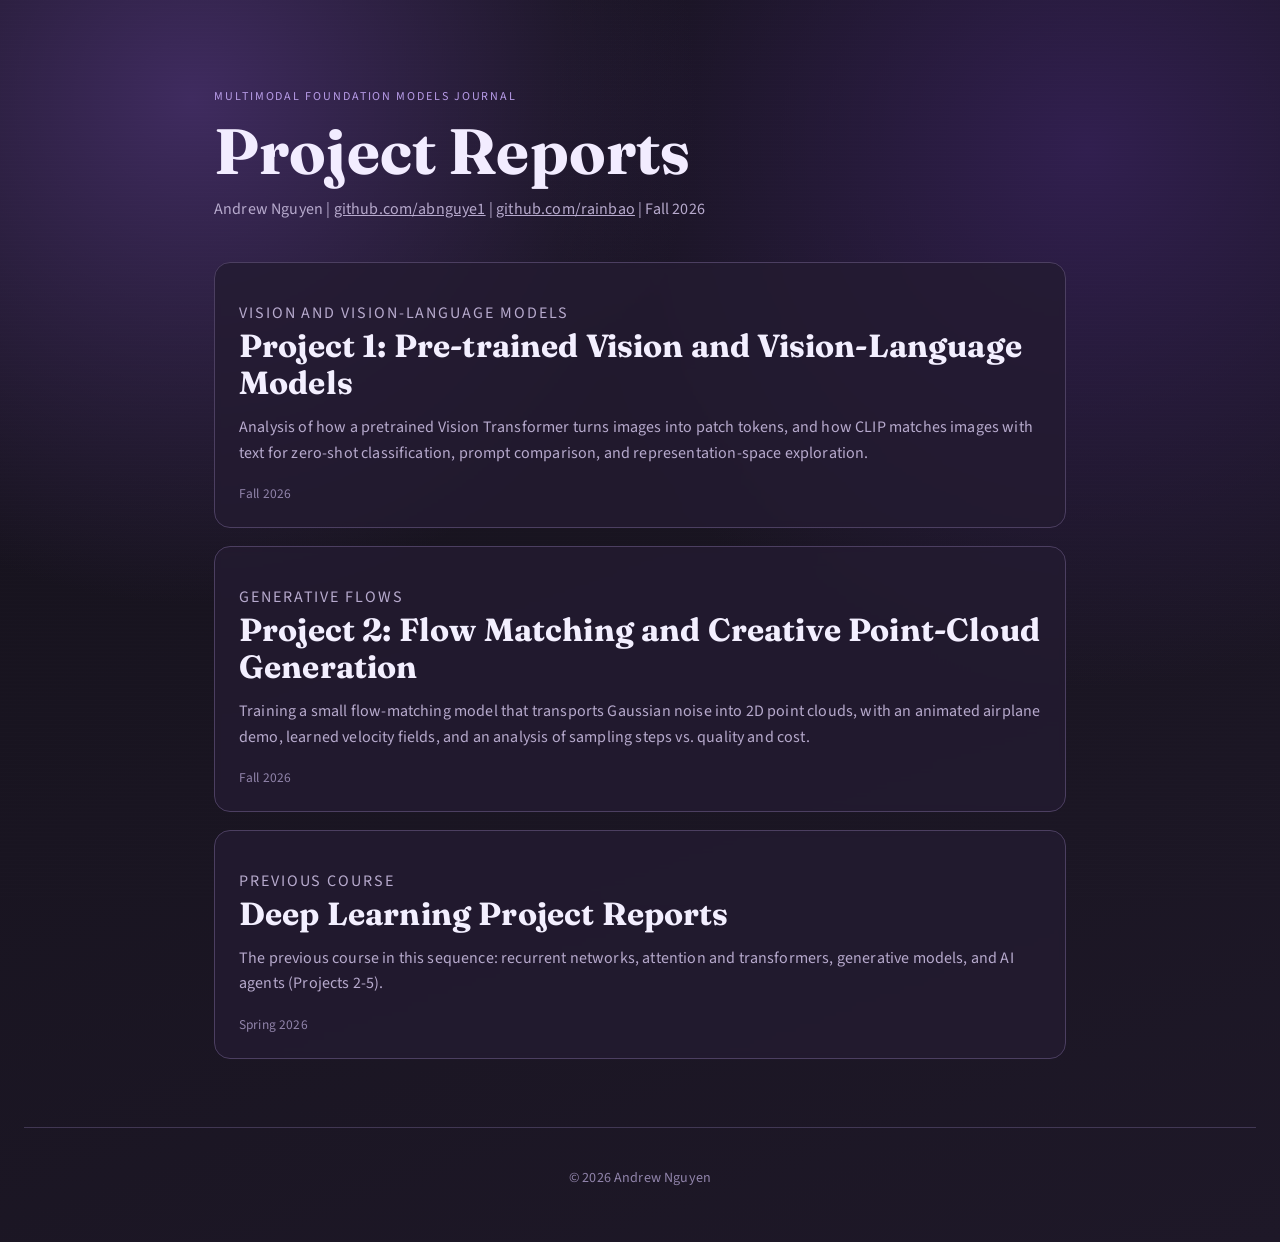
<file: index.html>
<!DOCTYPE html>
<html lang="en">
<head>
<meta charset="UTF-8">
<meta name="viewport" content="width=device-width, initial-scale=1.0">
<title>Multimodal Foundation Models Project Reports</title>
<link rel="preconnect" href="https://fonts.googleapis.com">
<link rel="preconnect" href="https://fonts.gstatic.com" crossorigin>
<link href="https://fonts.googleapis.com/css2?family=Fraunces:opsz,wght@9..144,500;9..144,700&family=Source+Sans+3:wght@400;500;600&display=swap" rel="stylesheet">
<link rel="stylesheet" href="style.css">
</head>

<body>

<header class="hero">
<p class="eyebrow">Multimodal Foundation Models Journal</p>
<h1>Project Reports</h1>
<p class="subtitle">Andrew Nguyen | <a class = "subtitle" href="https://github.com/abnguye1" target="_blank">github.com/abnguye1</a> | <a class = "subtitle" href="https://github.com/rainbao" target="_blank">github.com/rainbao</a> | Fall 2026</p>
</header>

<main class="blog-container">


<a class="post-card" href="project1/" style="--delay: 0.3s;">
<p class="tag">Vision and Vision-Language Models</p>
<h2>Project 1: Pre-trained Vision and Vision-Language Models</h2>
<p>
Analysis of how a pretrained Vision Transformer turns images into patch tokens, and how CLIP matches images
with text for zero-shot classification, prompt comparison, and representation-space exploration.
</p>
<div class="card-footer">
<span class="date">Fall 2026</span>
</div>
</a>

<a class="post-card" href="project2/" style="--delay: 0.3s;">
<p class="tag">Generative Flows</p>
<h2>Project 2: Flow Matching and Creative Point-Cloud Generation</h2>
<p>
Training a small flow-matching model that transports Gaussian noise into 2D point clouds, with an animated
airplane demo, learned velocity fields, and an analysis of sampling steps vs. quality and cost.
</p>
<div class="card-footer">
<span class="date">Fall 2026</span>
</div>
</a>

<a class="post-card" href="https://abnguye1.github.io/DeepLearning/" target="_blank" style="--delay: 0.45s;">
<p class="tag">Previous Course</p>
<h2>Deep Learning Project Reports</h2>
<p>
The previous course in this sequence: recurrent networks, attention and transformers,
generative models, and AI agents (Projects 2-5).
</p>
<div class="card-footer">
<span class="date">Spring 2026</span>
</div>
</a>

</main>

<footer class="site-footer">
<p>© 2026 Andrew Nguyen</p>
</footer>

</body>
</html>
</file>
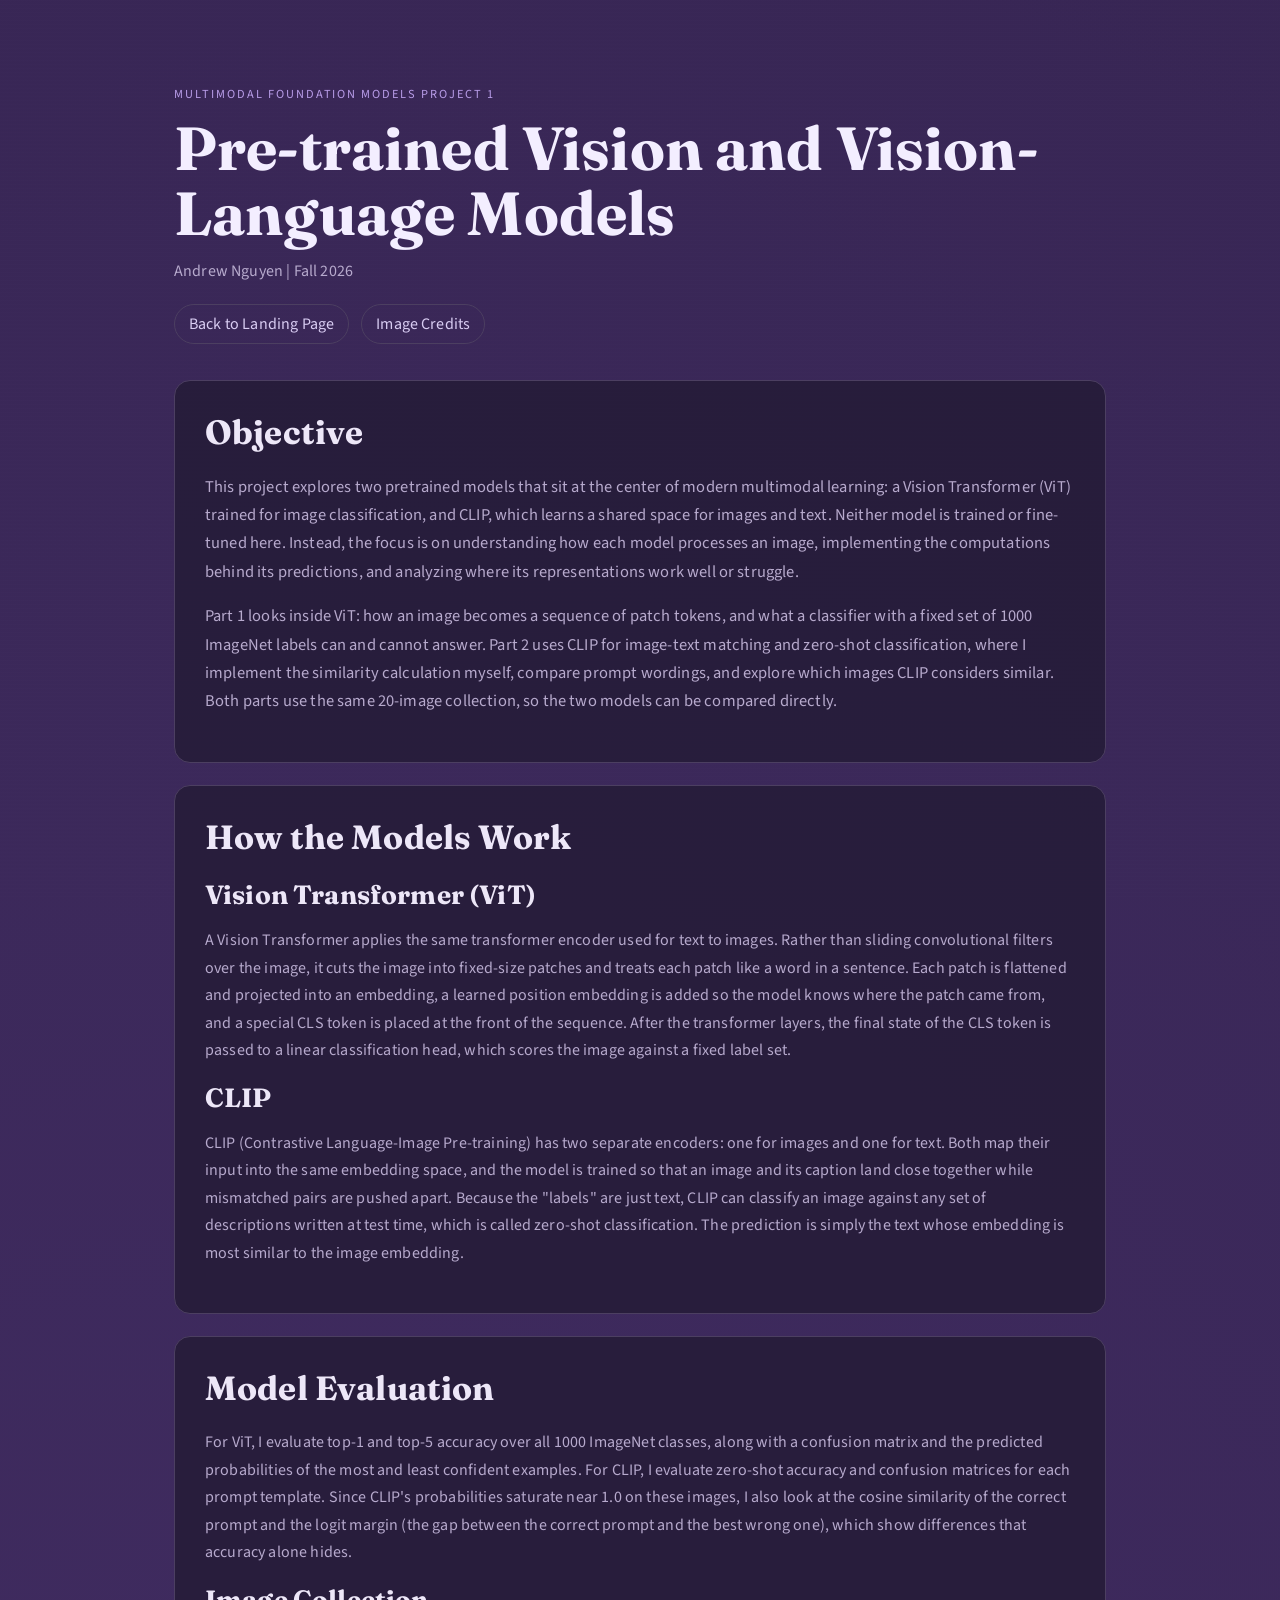
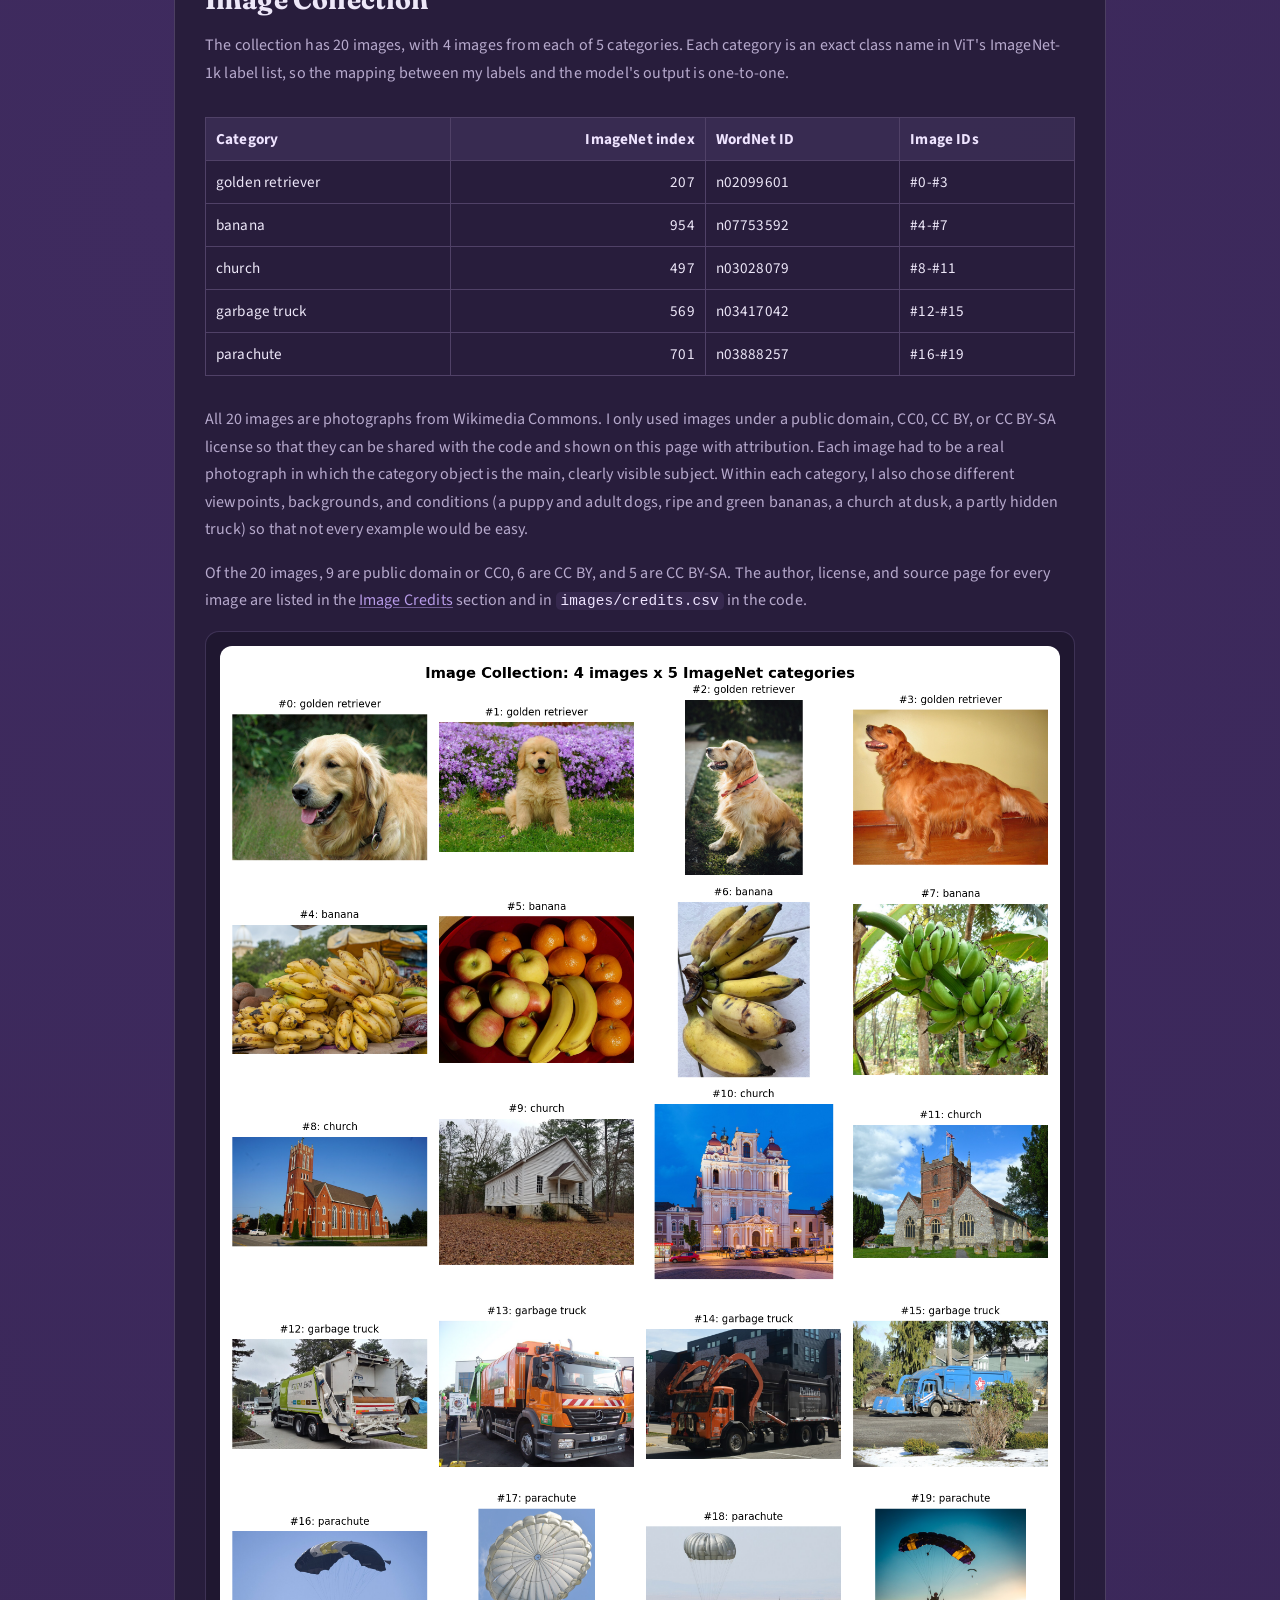
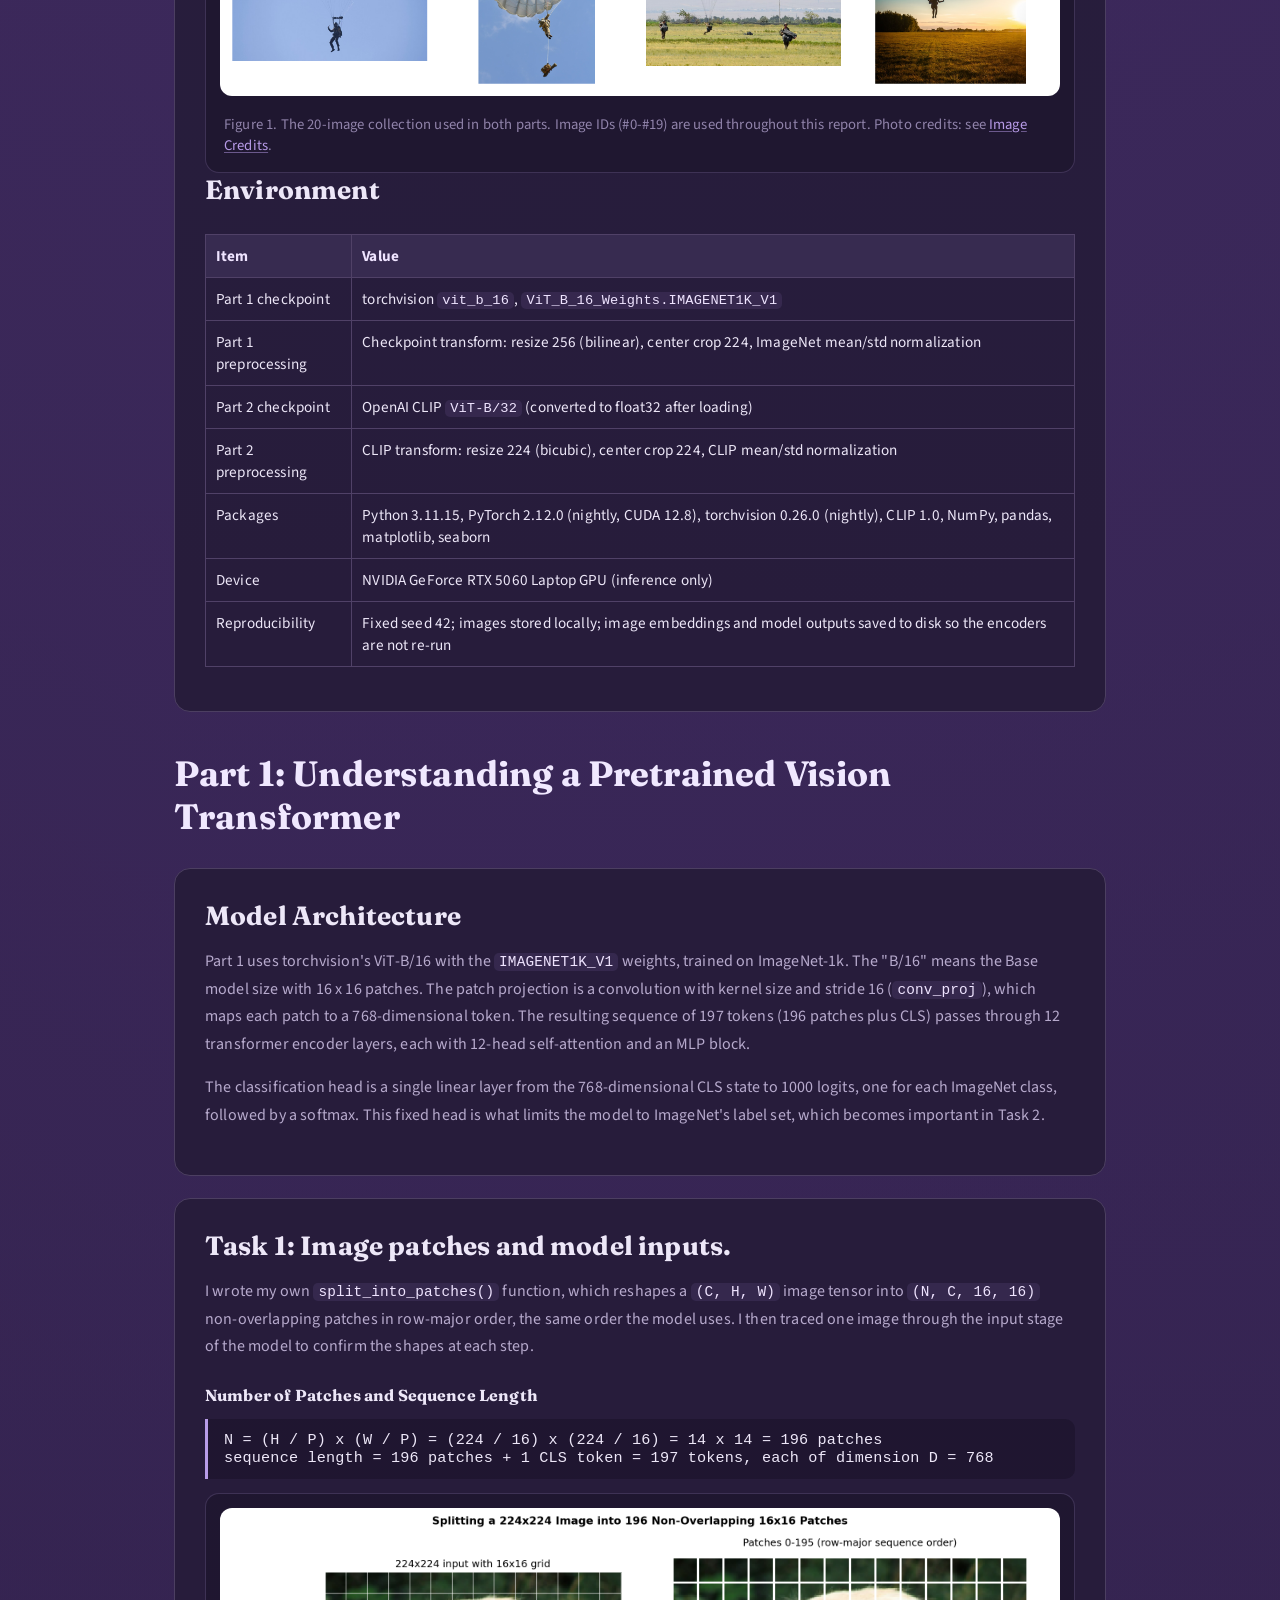
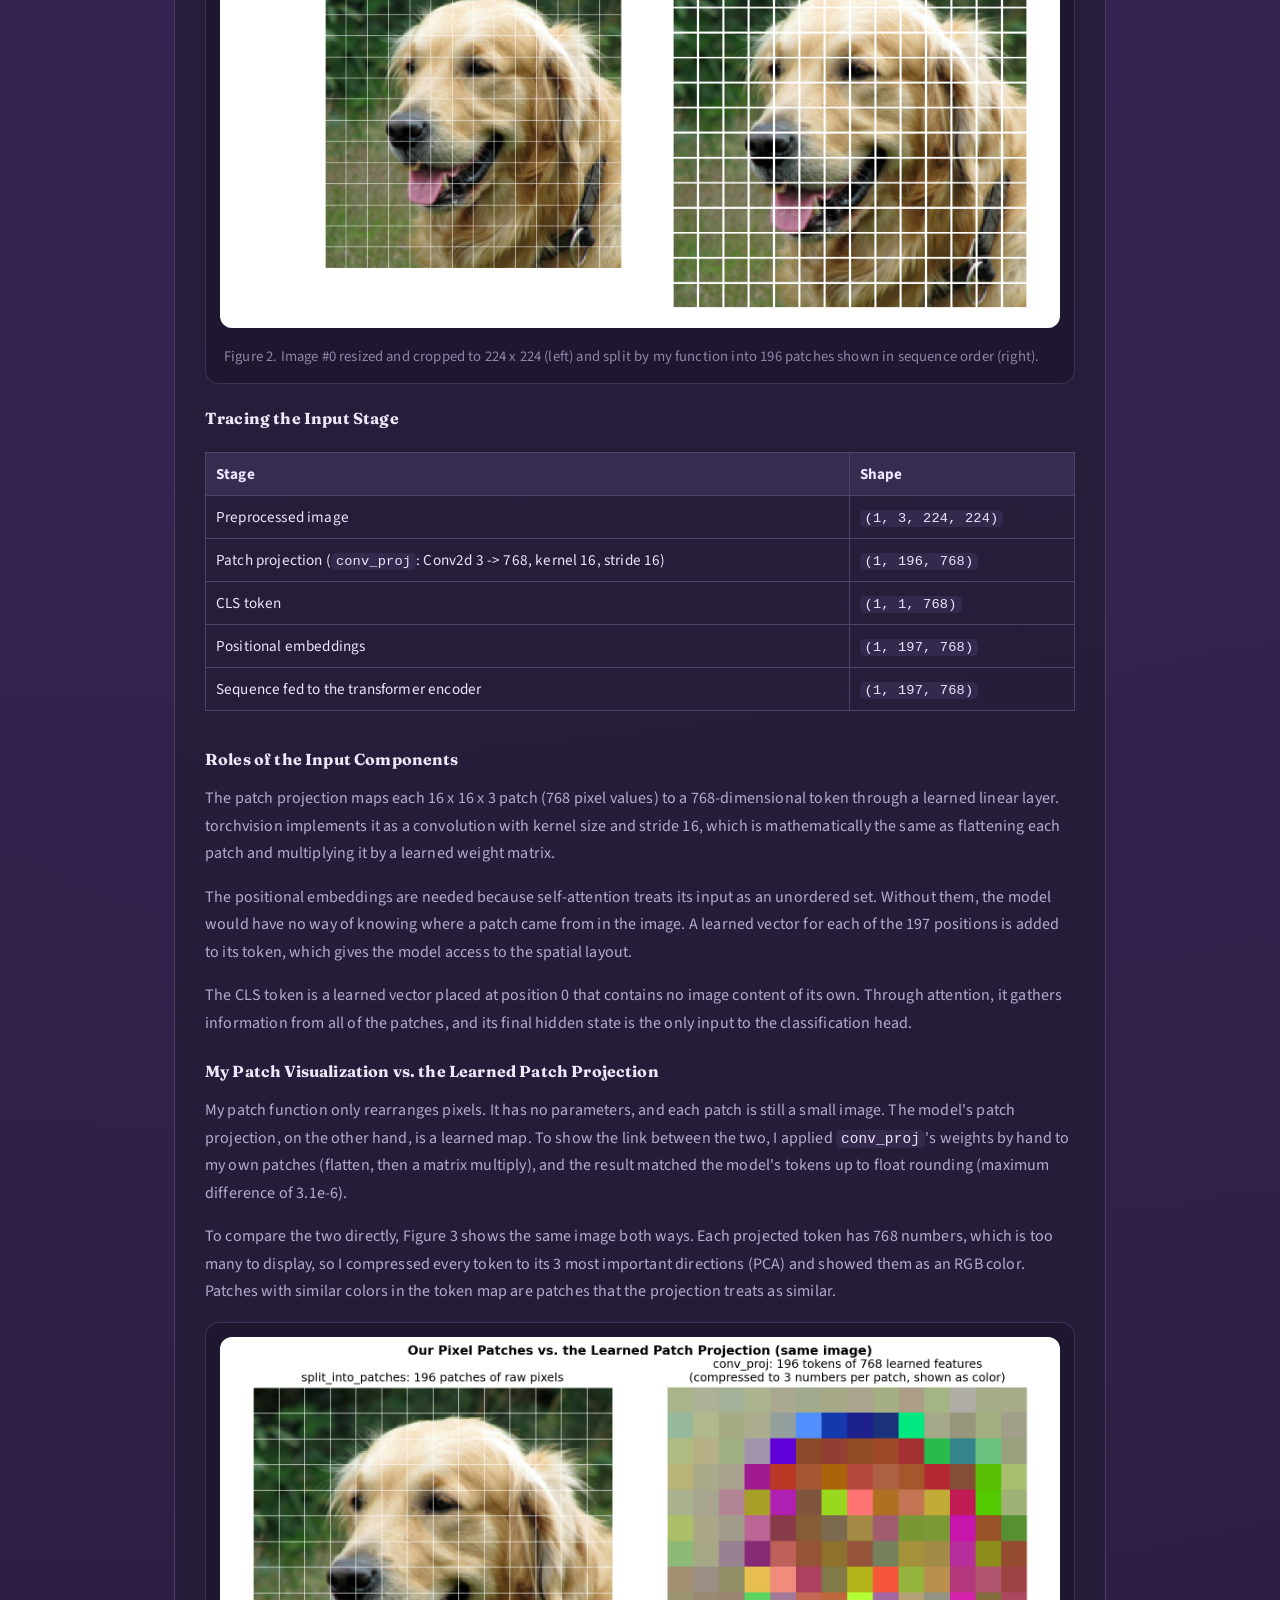
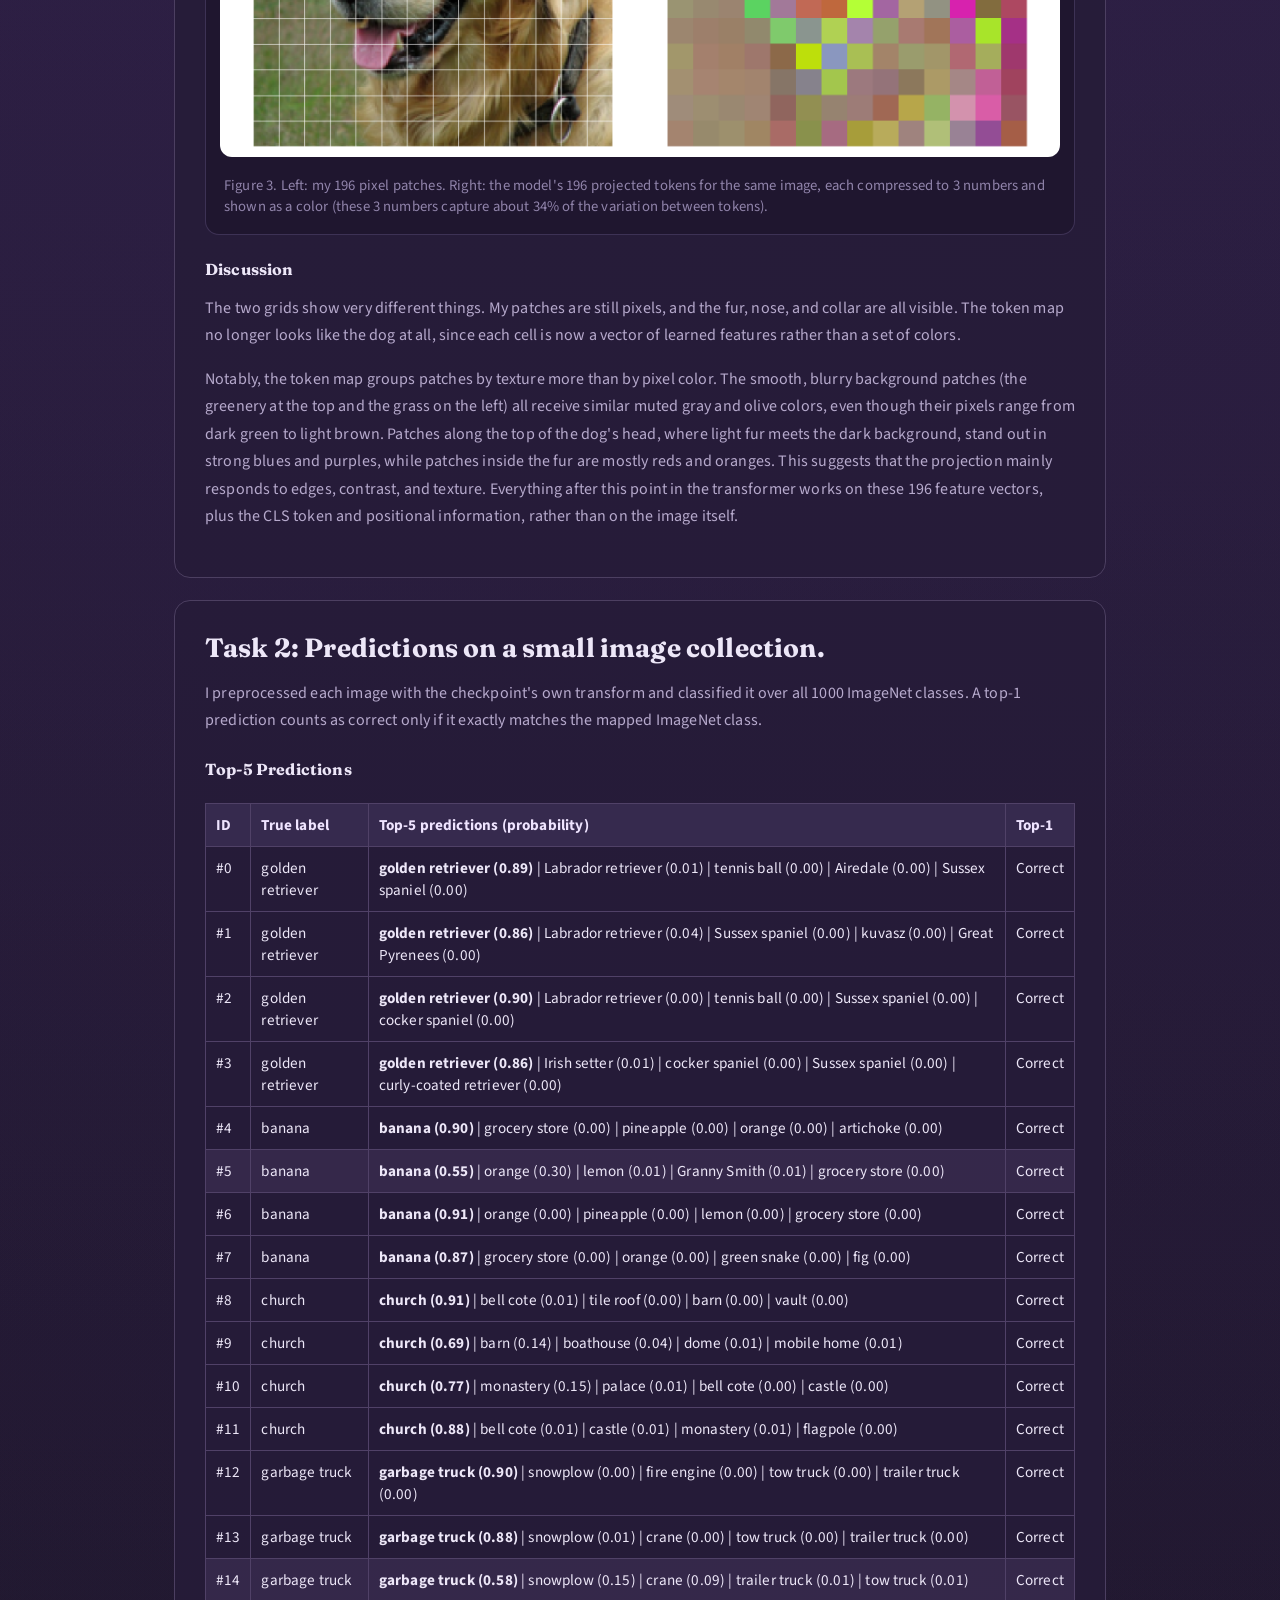
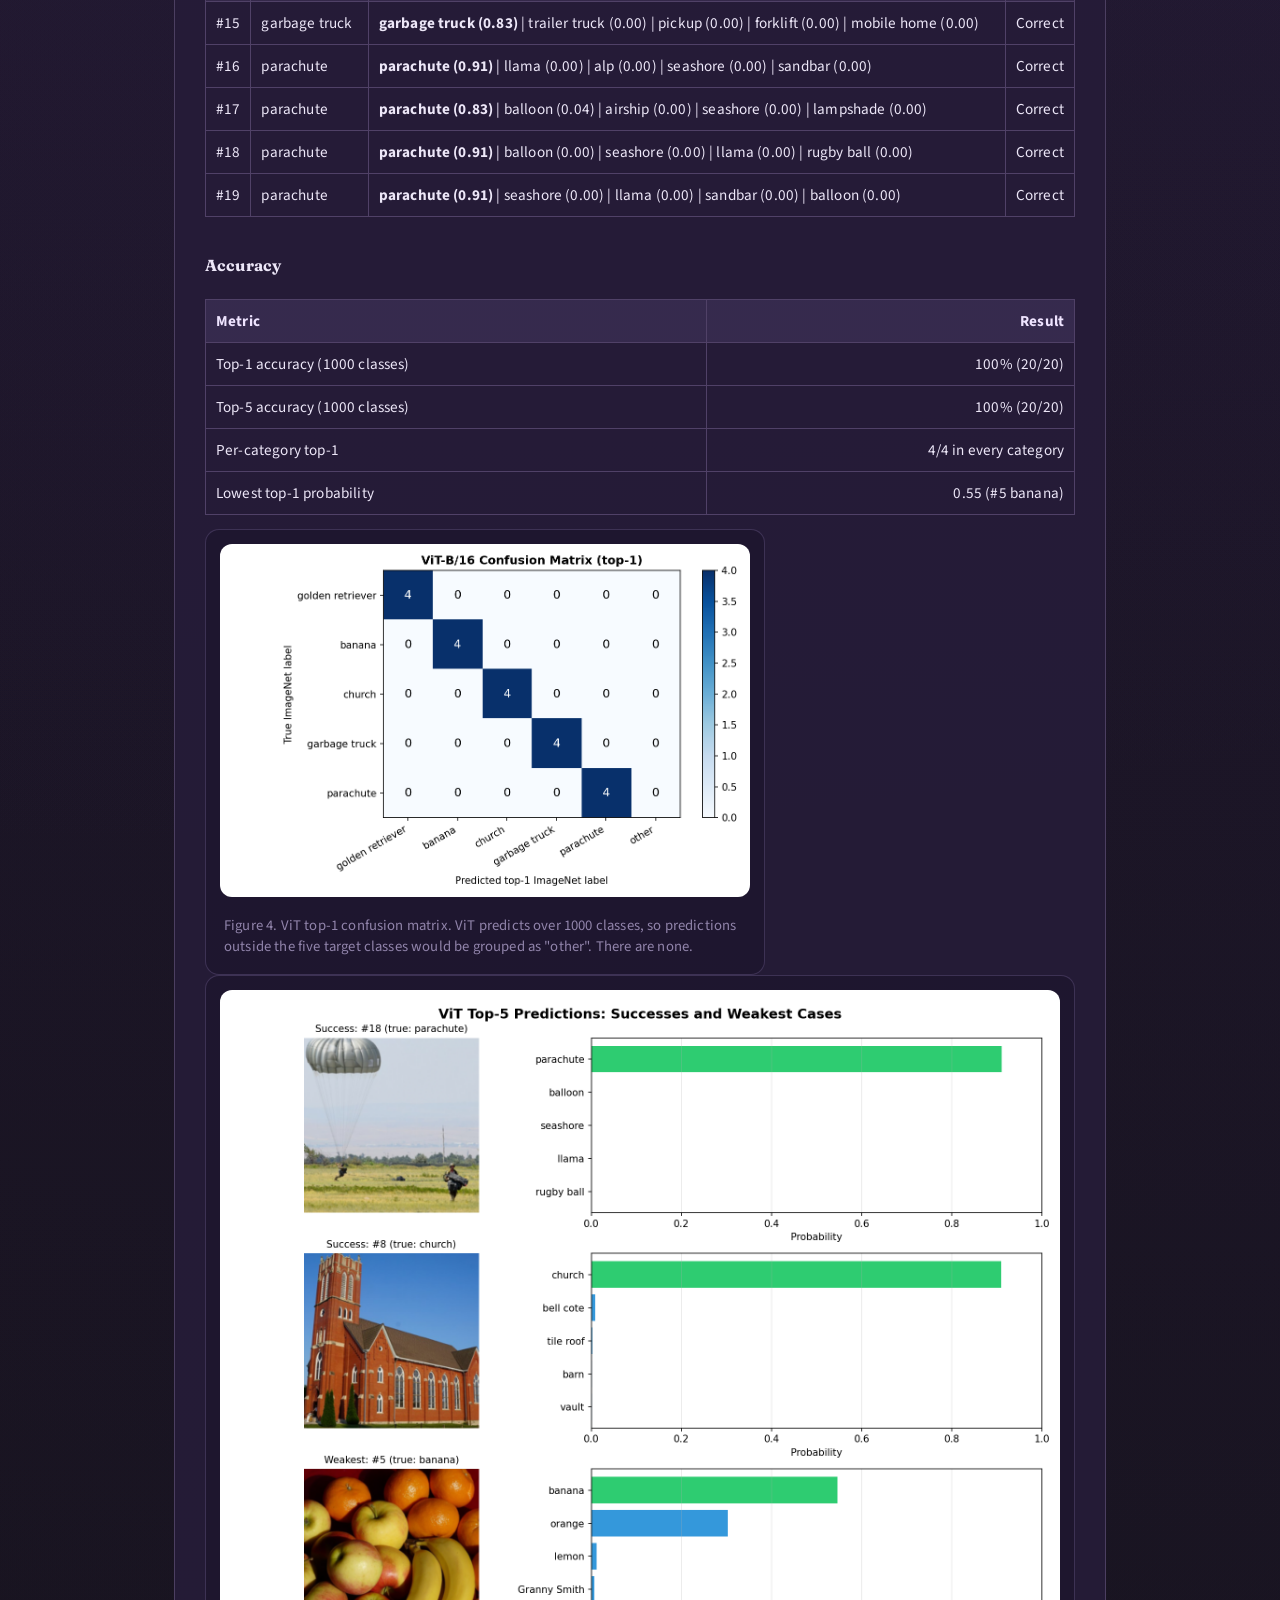
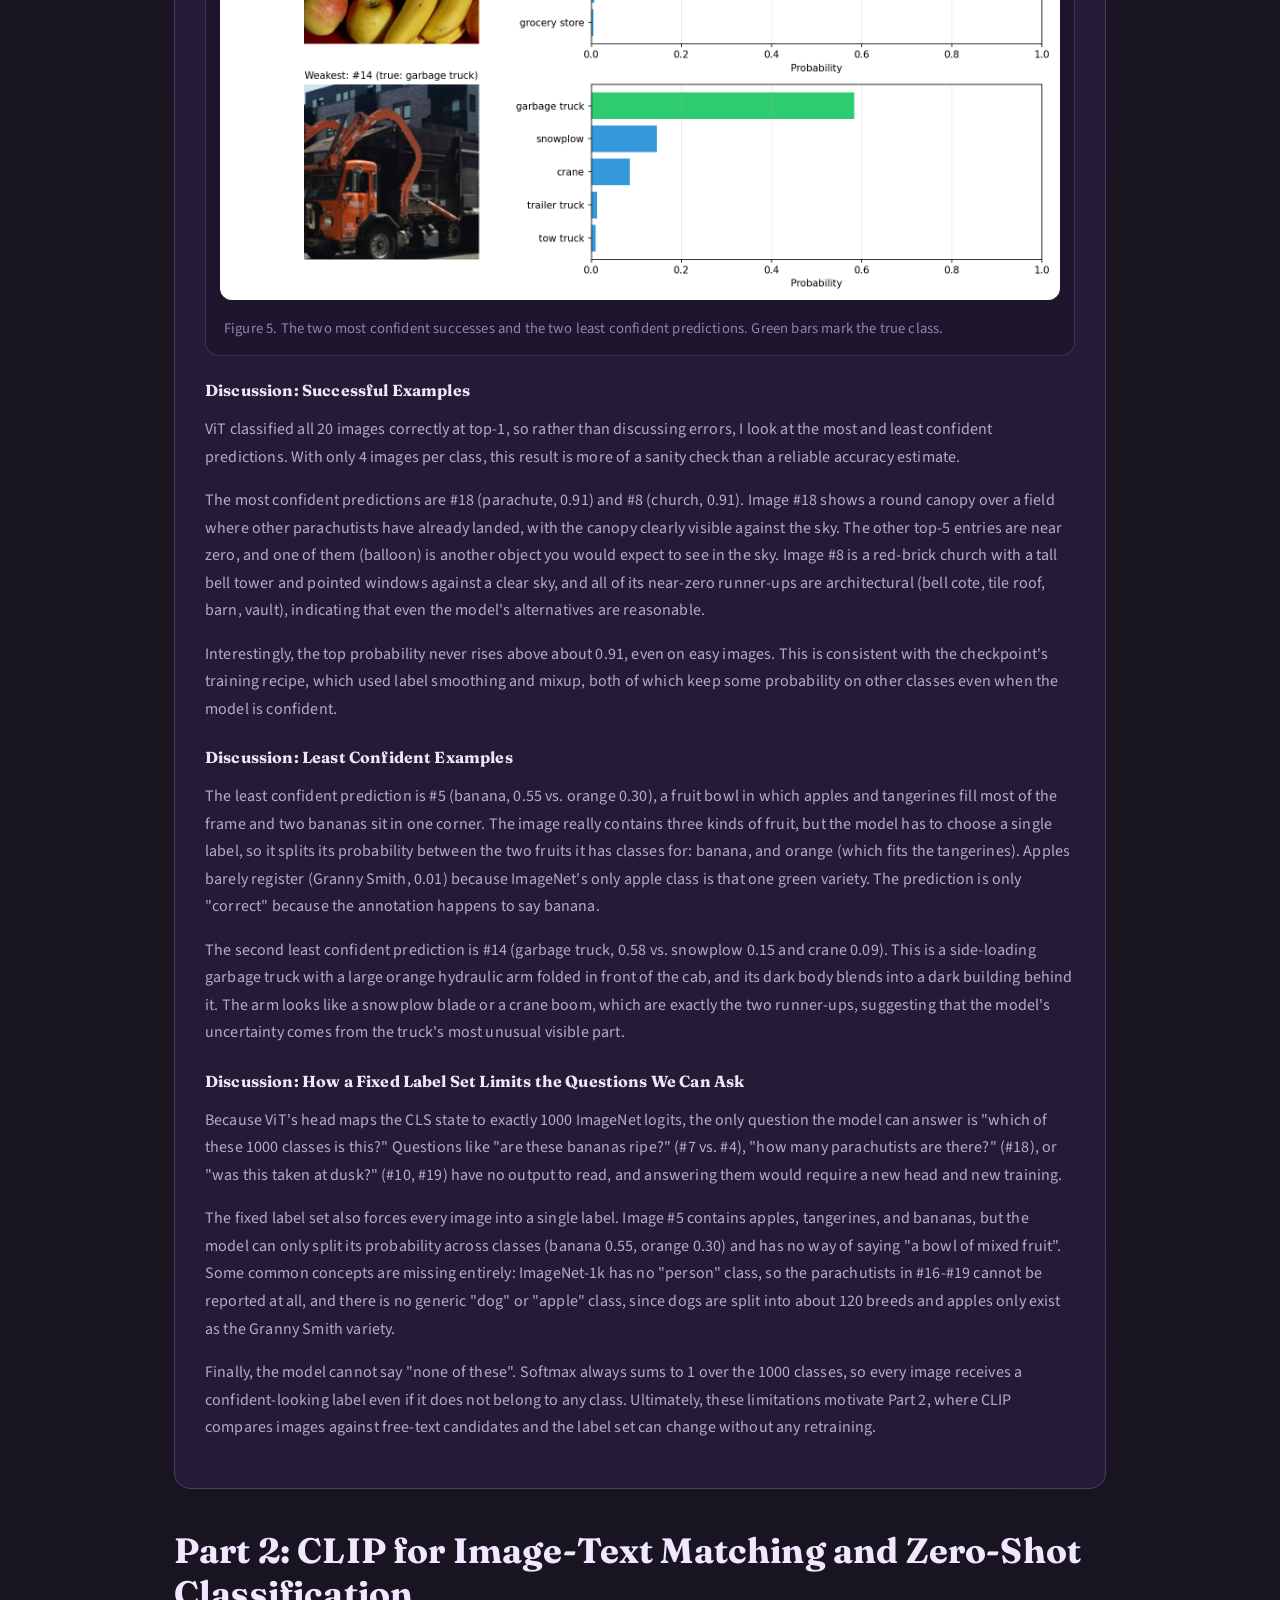
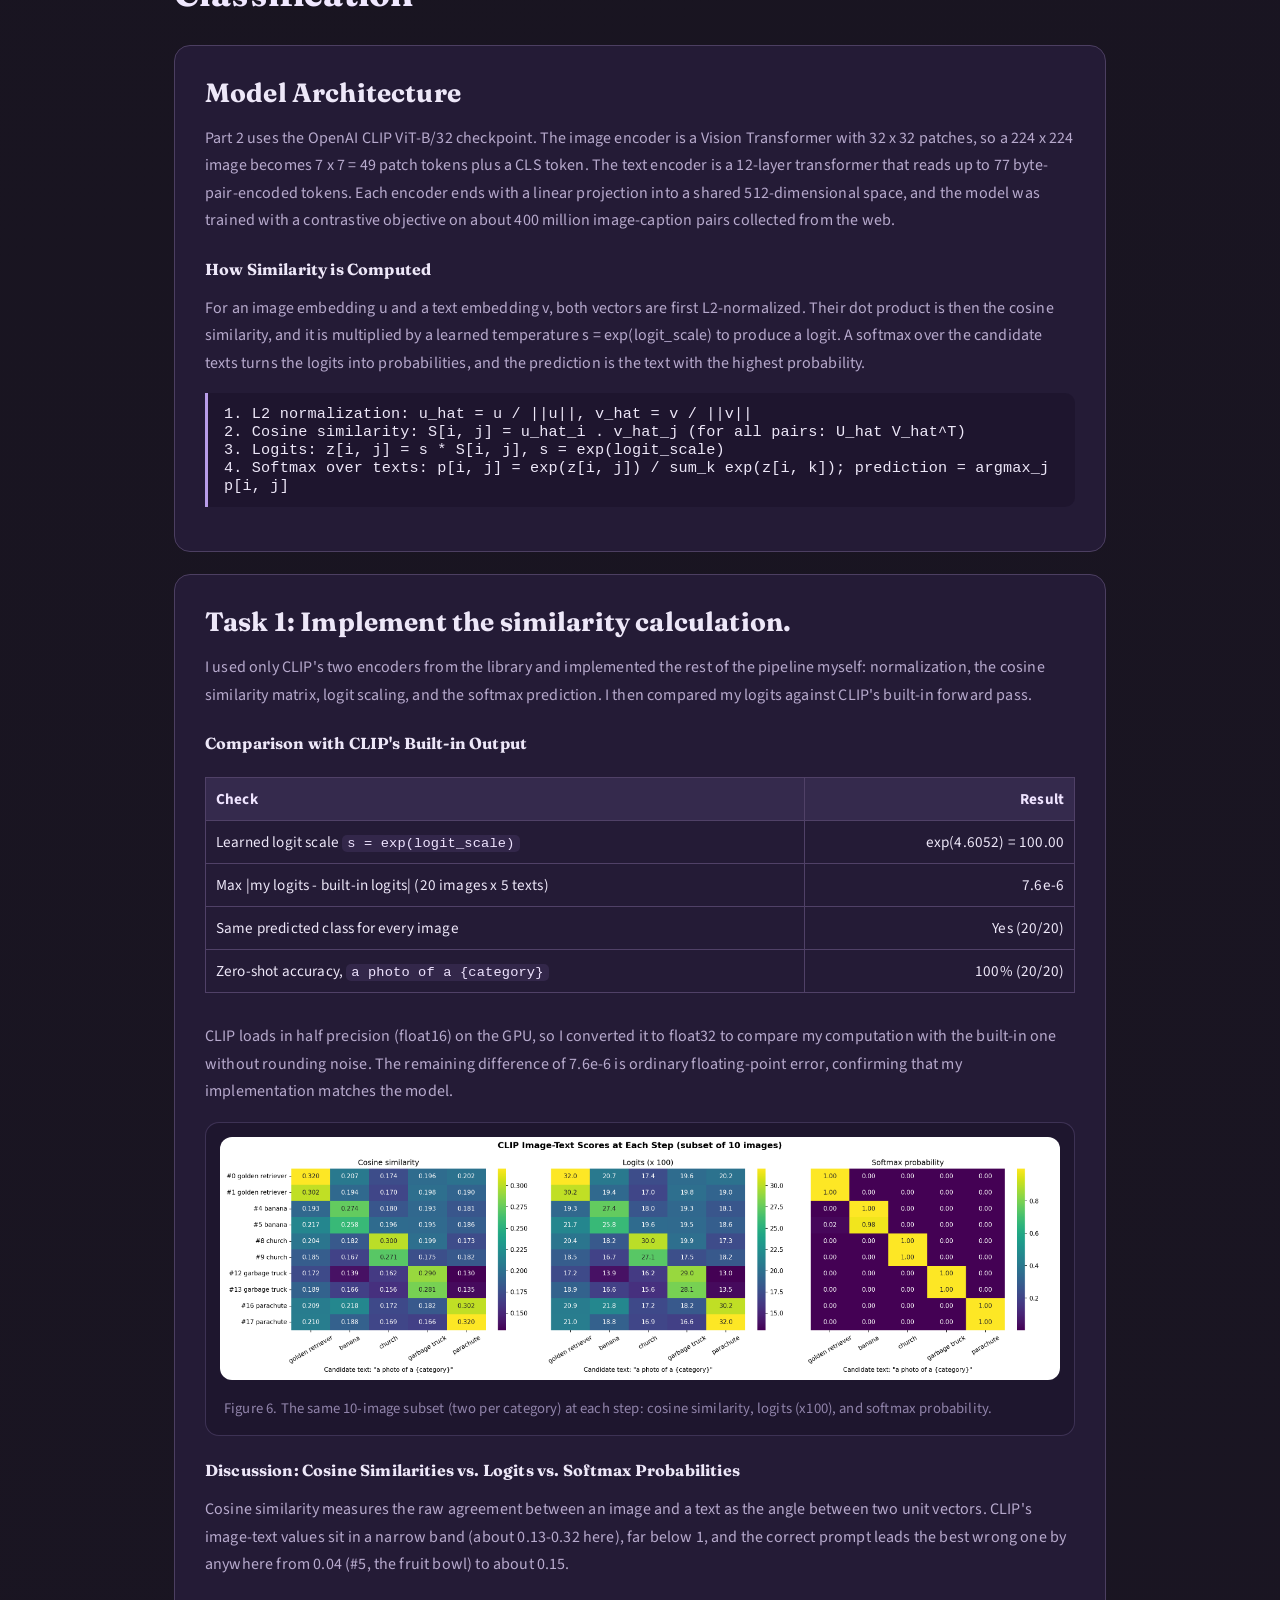
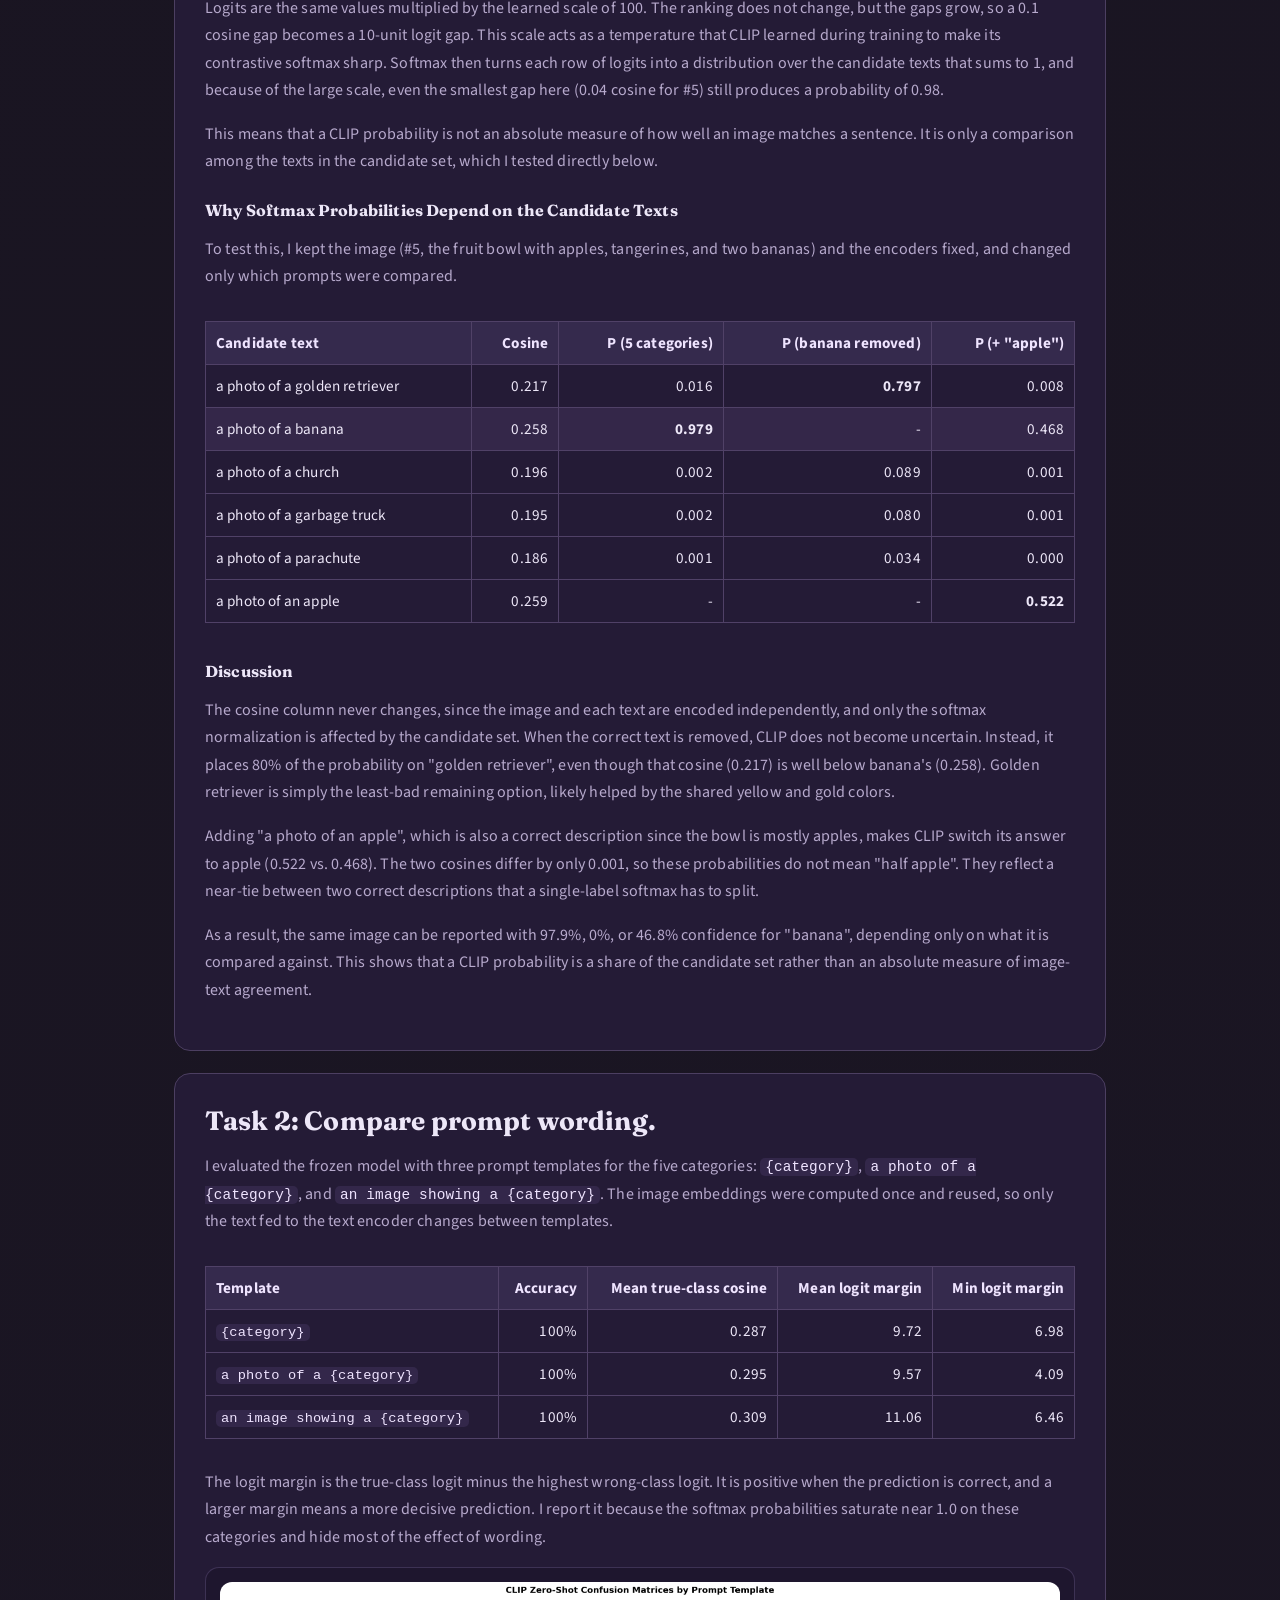
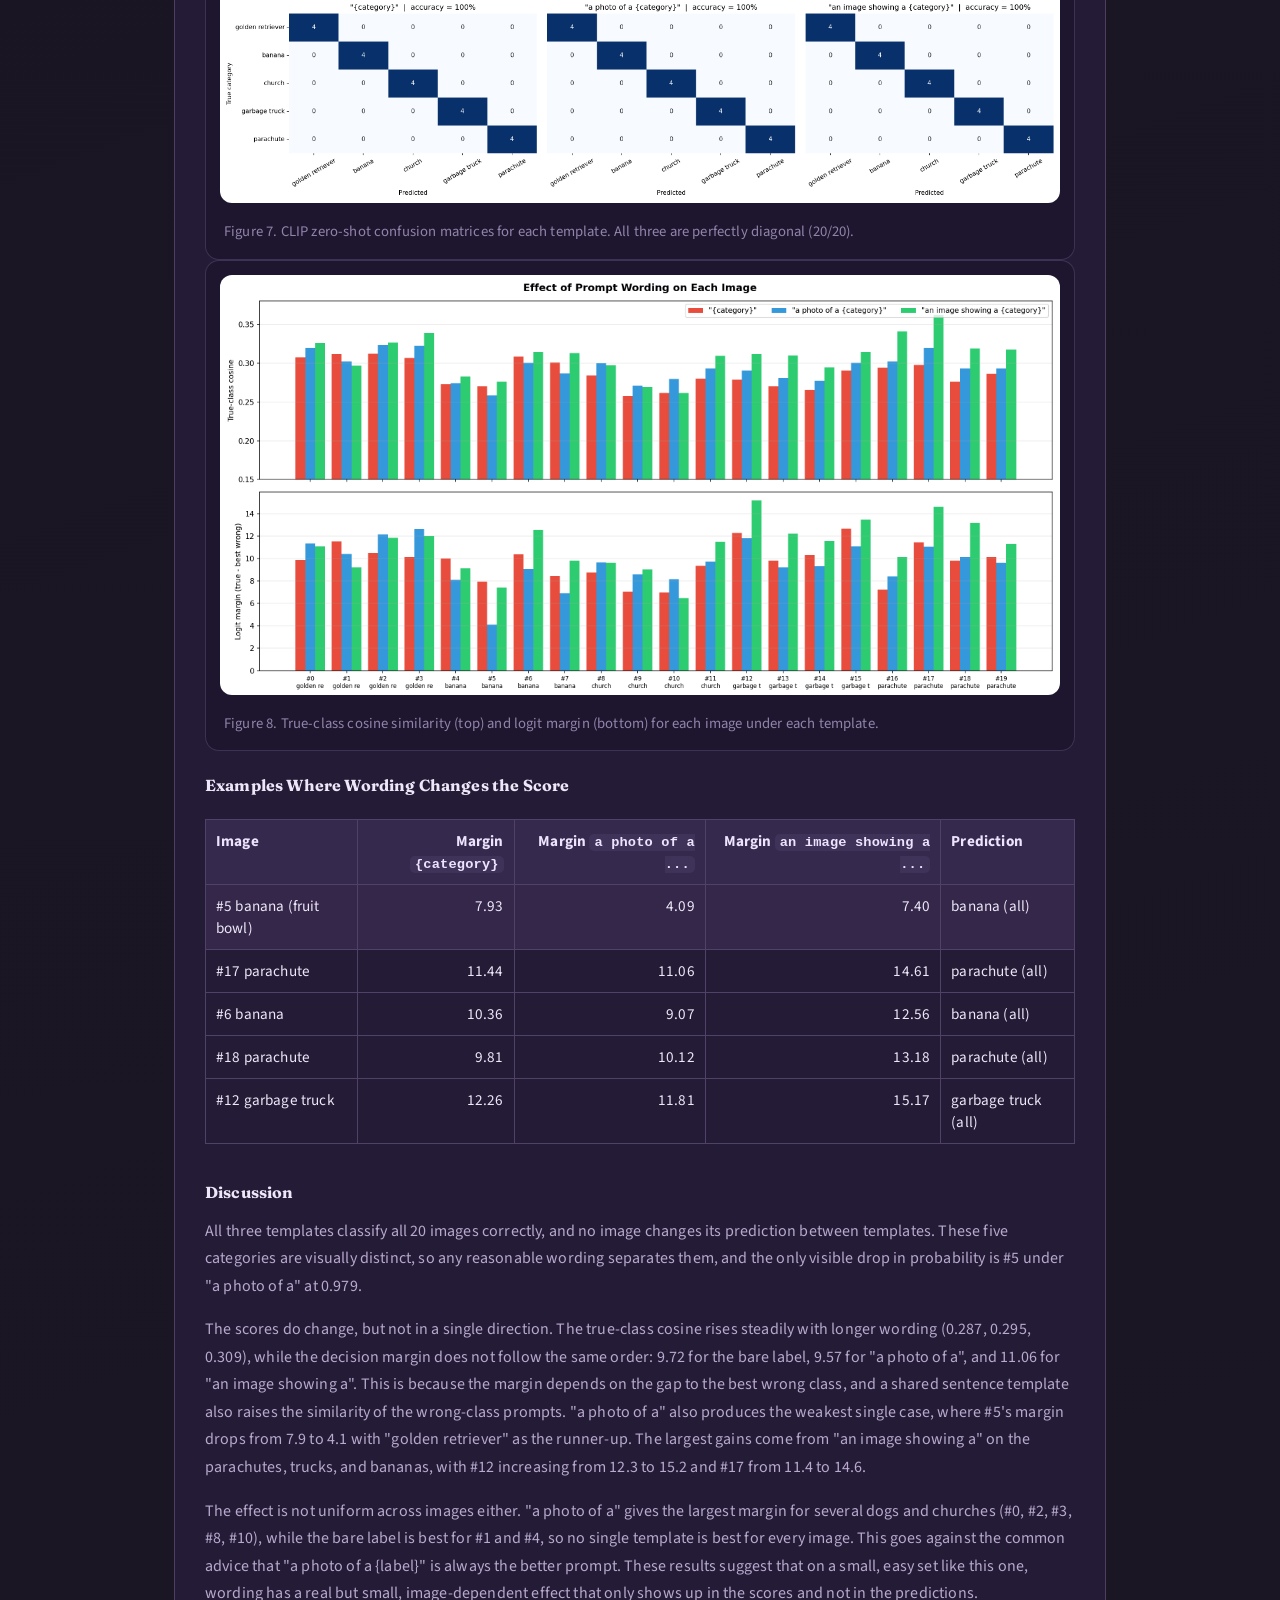
<file: project1/index.html>
<!DOCTYPE html>
<html lang="en">
<head>
<meta charset="UTF-8">
<meta name="viewport" content="width=device-width, initial-scale=1.0">
<title>Project 1 | Pre-trained Vision and Vision-Language Models</title>
<link rel="preconnect" href="https://fonts.googleapis.com">
<link rel="preconnect" href="https://fonts.gstatic.com" crossorigin>
<link href="https://fonts.googleapis.com/css2?family=Fraunces:opsz,wght@9..144,500;9..144,700&family=Source+Sans+3:wght@400;500;600&display=swap" rel="stylesheet">
<link rel="stylesheet" href="project1.css">
</head>
<body>

<header class="hero">
    <p class="eyebrow">Multimodal Foundation Models Project 1</p>
    <h1>Pre-trained Vision and Vision-Language Models</h1>
    <p class="subtitle">Andrew Nguyen | Fall 2026</p>
    <div class="hero-links">
        <a href="../index.html">Back to Landing Page</a>
        <a href="#credits">Image Credits</a>
    </div>
</header>

<main class="container">
    <section class="card lead-card">
        <h2>Objective</h2>
        <p>
            This project explores two pretrained models that sit at the center of modern multimodal learning:
            a Vision Transformer (ViT) trained for image classification, and CLIP, which learns a shared space for images and text.
            Neither model is trained or fine-tuned here. Instead, the focus is on understanding how each model processes an image,
            implementing the computations behind its predictions, and analyzing where its representations work well or struggle.
        </p>
        <p>
            Part 1 looks inside ViT: how an image becomes a sequence of patch tokens, and what a classifier with a fixed set of
            1000 ImageNet labels can and cannot answer. Part 2 uses CLIP for image-text matching and zero-shot classification,
            where I implement the similarity calculation myself, compare prompt wordings, and explore which images CLIP considers similar.
            Both parts use the same 20-image collection, so the two models can be compared directly.
        </p>
    </section>

    <section class="card">
        <h2>How the Models Work</h2>

        <h3>Vision Transformer (ViT)</h3>
        <p>
            A Vision Transformer applies the same transformer encoder used for text to images. Rather than sliding convolutional
            filters over the image, it cuts the image into fixed-size patches and treats each patch like a word in a sentence.
            Each patch is flattened and projected into an embedding, a learned position embedding is added so the model knows where
            the patch came from, and a special CLS token is placed at the front of the sequence. After the transformer layers, the
            final state of the CLS token is passed to a linear classification head, which scores the image against a fixed label set.
        </p>

        <h3>CLIP</h3>
        <p>
            CLIP (Contrastive Language-Image Pre-training) has two separate encoders: one for images and one for text. Both map their
            input into the same embedding space, and the model is trained so that an image and its caption land close together while
            mismatched pairs are pushed apart. Because the "labels" are just text, CLIP can classify an image against any set of
            descriptions written at test time, which is called zero-shot classification. The prediction is simply the text whose
            embedding is most similar to the image embedding.
        </p>
    </section>

    <section class="card">
        <h2>Model Evaluation</h2>
        <p>
            For ViT, I evaluate top-1 and top-5 accuracy over all 1000 ImageNet classes, along with a confusion matrix and the
            predicted probabilities of the most and least confident examples. For CLIP, I evaluate zero-shot accuracy and confusion
            matrices for each prompt template. Since CLIP's probabilities saturate near 1.0 on these images, I also look at the
            cosine similarity of the correct prompt and the logit margin (the gap between the correct prompt and the best wrong one),
            which show differences that accuracy alone hides.
        </p>

        <h3>Image Collection</h3>
        <p>
            The collection has 20 images, with 4 images from each of 5 categories. Each category is an exact class name in ViT's
            ImageNet-1k label list, so the mapping between my labels and the model's output is one-to-one.
        </p>
        <div class="table-scroll">
        <table>
            <thead>
                <tr><th>Category</th><th class="num">ImageNet index</th><th>WordNet ID</th><th>Image IDs</th></tr>
            </thead>
            <tbody>
                <tr><td>golden retriever</td><td class="num">207</td><td>n02099601</td><td>#0-#3</td></tr>
                <tr><td>banana</td><td class="num">954</td><td>n07753592</td><td>#4-#7</td></tr>
                <tr><td>church</td><td class="num">497</td><td>n03028079</td><td>#8-#11</td></tr>
                <tr><td>garbage truck</td><td class="num">569</td><td>n03417042</td><td>#12-#15</td></tr>
                <tr><td>parachute</td><td class="num">701</td><td>n03888257</td><td>#16-#19</td></tr>
            </tbody>
        </table>
        </div>
        <p>
            All 20 images are photographs from Wikimedia Commons. I only used images under a public domain, CC0, CC BY, or CC BY-SA
            license so that they can be shared with the code and shown on this page with attribution. Each image had to be a real
            photograph in which the category object is the main, clearly visible subject. Within each category, I also chose
            different viewpoints, backgrounds, and conditions (a puppy and adult dogs, ripe and green bananas, a church at dusk,
            a partly hidden truck) so that not every example would be easy.
        </p>
        <p>
            Of the 20 images, 9 are public domain or CC0, 6 are CC BY, and 5 are CC BY-SA. The author, license, and source page for
            every image are listed in the <a href="#credits">Image Credits</a> section and in <code>images/credits.csv</code> in the code.
        </p>
        <figure>
            <img src="images/collection.png" alt="Grid of the 20 images: four golden retrievers, four banana photos, four churches, four garbage trucks, four parachutes">
            <figcaption>Figure 1. The 20-image collection used in both parts. Image IDs (#0-#19) are used throughout this report. Photo credits: see <a href="#credits">Image Credits</a>.</figcaption>
        </figure>

        <h3>Environment</h3>
        <div class="table-scroll">
        <table>
            <thead>
                <tr><th>Item</th><th>Value</th></tr>
            </thead>
            <tbody>
                <tr><td>Part 1 checkpoint</td><td>torchvision <code>vit_b_16</code>, <code>ViT_B_16_Weights.IMAGENET1K_V1</code></td></tr>
                <tr><td>Part 1 preprocessing</td><td>Checkpoint transform: resize 256 (bilinear), center crop 224, ImageNet mean/std normalization</td></tr>
                <tr><td>Part 2 checkpoint</td><td>OpenAI CLIP <code>ViT-B/32</code> (converted to float32 after loading)</td></tr>
                <tr><td>Part 2 preprocessing</td><td>CLIP transform: resize 224 (bicubic), center crop 224, CLIP mean/std normalization</td></tr>
                <tr><td>Packages</td><td>Python 3.11.15, PyTorch 2.12.0 (nightly, CUDA 12.8), torchvision 0.26.0 (nightly), CLIP 1.0, NumPy, pandas, matplotlib, seaborn</td></tr>
                <tr><td>Device</td><td>NVIDIA GeForce RTX 5060 Laptop GPU (inference only)</td></tr>
                <tr><td>Reproducibility</td><td>Fixed seed 42; images stored locally; image embeddings and model outputs saved to disk so the encoders are not re-run</td></tr>
            </tbody>
        </table>
        </div>
    </section>

    <section class="section-title">
        <h2>Part 1: Understanding a Pretrained Vision Transformer</h2>
    </section>

    <section class="card">
        <h3>Model Architecture</h3>
        <p>
            Part 1 uses torchvision's ViT-B/16 with the <code>IMAGENET1K_V1</code> weights, trained on ImageNet-1k.
            The "B/16" means the Base model size with 16 x 16 patches. The patch projection is a convolution with kernel size and
            stride 16 (<code>conv_proj</code>), which maps each patch to a 768-dimensional token. The resulting sequence of 197 tokens
            (196 patches plus CLS) passes through 12 transformer encoder layers, each with 12-head self-attention and an MLP block.
        </p>
        <p>
            The classification head is a single linear layer from the 768-dimensional CLS state to 1000 logits, one for each
            ImageNet class, followed by a softmax. This fixed head is what limits the model to ImageNet's label set, which becomes
            important in Task 2.
        </p>
    </section>

    <section class="card">
        <h3>Task 1: Image patches and model inputs.</h3>
        <p>
            I wrote my own <code>split_into_patches()</code> function, which reshapes a <code>(C, H, W)</code> image tensor into
            <code>(N, C, 16, 16)</code> non-overlapping patches in row-major order, the same order the model uses. I then traced one
            image through the input stage of the model to confirm the shapes at each step.
        </p>

        <h4>Number of Patches and Sequence Length</h4>
        <div class="equation">
            N = (H / P) x (W / P) = (224 / 16) x (224 / 16) = 14 x 14 = 196 patches<br>
            sequence length = 196 patches + 1 CLS token = 197 tokens, each of dimension D = 768
        </div>

        <figure>
            <img src="images/p1_patches.png" alt="A golden retriever image with a 16 by 16 grid, and the same image split into 196 separate patches">
            <figcaption>Figure 2. Image #0 resized and cropped to 224 x 224 (left) and split by my function into 196 patches shown in sequence order (right).</figcaption>
        </figure>

        <h4>Tracing the Input Stage</h4>
        <div class="table-scroll">
        <table>
            <thead><tr><th>Stage</th><th>Shape</th></tr></thead>
            <tbody>
                <tr><td>Preprocessed image</td><td><code>(1, 3, 224, 224)</code></td></tr>
                <tr><td>Patch projection (<code>conv_proj</code>: Conv2d 3 -> 768, kernel 16, stride 16)</td><td><code>(1, 196, 768)</code></td></tr>
                <tr><td>CLS token</td><td><code>(1, 1, 768)</code></td></tr>
                <tr><td>Positional embeddings</td><td><code>(1, 197, 768)</code></td></tr>
                <tr><td>Sequence fed to the transformer encoder</td><td><code>(1, 197, 768)</code></td></tr>
            </tbody>
        </table>
        </div>

        <h4>Roles of the Input Components</h4>
        <p>
            The patch projection maps each 16 x 16 x 3 patch (768 pixel values) to a 768-dimensional token through a learned
            linear layer. torchvision implements it as a convolution with kernel size and stride 16, which is mathematically the
            same as flattening each patch and multiplying it by a learned weight matrix.
        </p>
        <p>
            The positional embeddings are needed because self-attention treats its input as an unordered set. Without them, the
            model would have no way of knowing where a patch came from in the image. A learned vector for each of the 197
            positions is added to its token, which gives the model access to the spatial layout.
        </p>
        <p>
            The CLS token is a learned vector placed at position 0 that contains no image content of its own. Through attention,
            it gathers information from all of the patches, and its final hidden state is the only input to the classification head.
        </p>

        <h4>My Patch Visualization vs. the Learned Patch Projection</h4>
        <p>
            My patch function only rearranges pixels. It has no parameters, and each patch is still a small image. The model's patch
            projection, on the other hand, is a learned map. To show the link between the two, I applied <code>conv_proj</code>'s
            weights by hand to my own patches (flatten, then a matrix multiply), and the result matched the model's tokens up to
            float rounding (maximum difference of 3.1e-6).
        </p>
        <p>
            To compare the two directly, Figure 3 shows the same image both ways. Each projected token has 768 numbers, which is too
            many to display, so I compressed every token to its 3 most important directions (PCA) and showed them as an RGB color.
            Patches with similar colors in the token map are patches that the projection treats as similar.
        </p>
        <figure>
            <img src="images/p1_token_map.png" alt="Left: the golden retriever image split into a 14 by 14 grid of pixel patches. Right: the same 14 by 14 grid where each cell's color summarizes its 768-number projected token">
            <figcaption>Figure 3. Left: my 196 pixel patches. Right: the model's 196 projected tokens for the same image, each compressed to 3 numbers and shown as a color (these 3 numbers capture about 34% of the variation between tokens).</figcaption>
        </figure>

        <h4>Discussion</h4>
        <p>
            The two grids show very different things. My patches are still pixels, and the fur, nose, and collar are all visible.
            The token map no longer looks like the dog at all, since each cell is now a vector of learned features rather than a set
            of colors.
        </p>
        <p>
            Notably, the token map groups patches by texture more than by pixel color. The smooth, blurry background patches (the
            greenery at the top and the grass on the left) all receive similar muted gray and olive colors, even though their pixels
            range from dark green to light brown. Patches along the top of the dog's head, where light fur meets the dark background,
            stand out in strong blues and purples, while patches inside the fur are mostly reds and oranges. This suggests that the
            projection mainly responds to edges, contrast, and texture. Everything after this point in the transformer works on these
            196 feature vectors, plus the CLS token and positional information, rather than on the image itself.
        </p>
    </section>

    <section class="card">
        <h3>Task 2: Predictions on a small image collection.</h3>
        <p>
            I preprocessed each image with the checkpoint's own transform and classified it over all 1000 ImageNet classes.
            A top-1 prediction counts as correct only if it exactly matches the mapped ImageNet class.
        </p>

        <h4>Top-5 Predictions</h4>
        <div class="table-scroll">
        <table>
            <thead>
                <tr><th>ID</th><th>True label</th><th>Top-5 predictions (probability)</th><th>Top-1</th></tr>
            </thead>
            <tbody>
                <tr><td>#0</td><td>golden retriever</td><td><strong>golden retriever (0.89)</strong> | Labrador retriever (0.01) | tennis ball (0.00) | Airedale (0.00) | Sussex spaniel (0.00)</td><td>Correct</td></tr>
                <tr><td>#1</td><td>golden retriever</td><td><strong>golden retriever (0.86)</strong> | Labrador retriever (0.04) | Sussex spaniel (0.00) | kuvasz (0.00) | Great Pyrenees (0.00)</td><td>Correct</td></tr>
                <tr><td>#2</td><td>golden retriever</td><td><strong>golden retriever (0.90)</strong> | Labrador retriever (0.00) | tennis ball (0.00) | Sussex spaniel (0.00) | cocker spaniel (0.00)</td><td>Correct</td></tr>
                <tr><td>#3</td><td>golden retriever</td><td><strong>golden retriever (0.86)</strong> | Irish setter (0.01) | cocker spaniel (0.00) | Sussex spaniel (0.00) | curly-coated retriever (0.00)</td><td>Correct</td></tr>
                <tr><td>#4</td><td>banana</td><td><strong>banana (0.90)</strong> | grocery store (0.00) | pineapple (0.00) | orange (0.00) | artichoke (0.00)</td><td>Correct</td></tr>
                <tr class="highlight"><td>#5</td><td>banana</td><td><strong>banana (0.55)</strong> | orange (0.30) | lemon (0.01) | Granny Smith (0.01) | grocery store (0.00)</td><td>Correct</td></tr>
                <tr><td>#6</td><td>banana</td><td><strong>banana (0.91)</strong> | orange (0.00) | pineapple (0.00) | lemon (0.00) | grocery store (0.00)</td><td>Correct</td></tr>
                <tr><td>#7</td><td>banana</td><td><strong>banana (0.87)</strong> | grocery store (0.00) | orange (0.00) | green snake (0.00) | fig (0.00)</td><td>Correct</td></tr>
                <tr><td>#8</td><td>church</td><td><strong>church (0.91)</strong> | bell cote (0.01) | tile roof (0.00) | barn (0.00) | vault (0.00)</td><td>Correct</td></tr>
                <tr><td>#9</td><td>church</td><td><strong>church (0.69)</strong> | barn (0.14) | boathouse (0.04) | dome (0.01) | mobile home (0.01)</td><td>Correct</td></tr>
                <tr><td>#10</td><td>church</td><td><strong>church (0.77)</strong> | monastery (0.15) | palace (0.01) | bell cote (0.00) | castle (0.00)</td><td>Correct</td></tr>
                <tr><td>#11</td><td>church</td><td><strong>church (0.88)</strong> | bell cote (0.01) | castle (0.01) | monastery (0.01) | flagpole (0.00)</td><td>Correct</td></tr>
                <tr><td>#12</td><td>garbage truck</td><td><strong>garbage truck (0.90)</strong> | snowplow (0.00) | fire engine (0.00) | tow truck (0.00) | trailer truck (0.00)</td><td>Correct</td></tr>
                <tr><td>#13</td><td>garbage truck</td><td><strong>garbage truck (0.88)</strong> | snowplow (0.01) | crane (0.00) | tow truck (0.00) | trailer truck (0.00)</td><td>Correct</td></tr>
                <tr class="highlight"><td>#14</td><td>garbage truck</td><td><strong>garbage truck (0.58)</strong> | snowplow (0.15) | crane (0.09) | trailer truck (0.01) | tow truck (0.01)</td><td>Correct</td></tr>
                <tr><td>#15</td><td>garbage truck</td><td><strong>garbage truck (0.83)</strong> | trailer truck (0.00) | pickup (0.00) | forklift (0.00) | mobile home (0.00)</td><td>Correct</td></tr>
                <tr><td>#16</td><td>parachute</td><td><strong>parachute (0.91)</strong> | llama (0.00) | alp (0.00) | seashore (0.00) | sandbar (0.00)</td><td>Correct</td></tr>
                <tr><td>#17</td><td>parachute</td><td><strong>parachute (0.83)</strong> | balloon (0.04) | airship (0.00) | seashore (0.00) | lampshade (0.00)</td><td>Correct</td></tr>
                <tr><td>#18</td><td>parachute</td><td><strong>parachute (0.91)</strong> | balloon (0.00) | seashore (0.00) | llama (0.00) | rugby ball (0.00)</td><td>Correct</td></tr>
                <tr><td>#19</td><td>parachute</td><td><strong>parachute (0.91)</strong> | seashore (0.00) | llama (0.00) | sandbar (0.00) | balloon (0.00)</td><td>Correct</td></tr>
            </tbody>
        </table>
        </div>

        <h4>Accuracy</h4>
        <div class="table-scroll">
        <table>
            <thead><tr><th>Metric</th><th class="num">Result</th></tr></thead>
            <tbody>
                <tr><td>Top-1 accuracy (1000 classes)</td><td class="num">100% (20/20)</td></tr>
                <tr><td>Top-5 accuracy (1000 classes)</td><td class="num">100% (20/20)</td></tr>
                <tr><td>Per-category top-1</td><td class="num">4/4 in every category</td></tr>
                <tr><td>Lowest top-1 probability</td><td class="num">0.55 (#5 banana)</td></tr>
            </tbody>
        </table>
        </div>

        <figure class="narrow">
            <img src="images/p1_confusion_matrix.png" alt="ViT confusion matrix: every category has 4 of 4 correct, and the other column is empty">
            <figcaption>Figure 4. ViT top-1 confusion matrix. ViT predicts over 1000 classes, so predictions outside the five target classes would be grouped as "other". There are none.</figcaption>
        </figure>

        <figure>
            <img src="images/p1_examples.png" alt="Top-5 probability bars for two successes (parachute and church) and the two least confident cases (a fruit bowl with bananas, and a garbage truck with a large arm)">
            <figcaption>Figure 5. The two most confident successes and the two least confident predictions. Green bars mark the true class.</figcaption>
        </figure>

        <h4>Discussion: Successful Examples</h4>
        <p>
            ViT classified all 20 images correctly at top-1, so rather than discussing errors, I look at the most and least confident
            predictions. With only 4 images per class, this result is more of a sanity check than a reliable accuracy estimate.
        </p>
        <p>
            The most confident predictions are #18 (parachute, 0.91) and #8 (church, 0.91). Image #18 shows a round canopy over a
            field where other parachutists have already landed, with the canopy clearly visible against the sky. The other top-5
            entries are near zero, and one of them (balloon) is another object you would expect to see in the sky. Image #8 is a
            red-brick church with a tall bell tower and pointed windows against a clear sky, and all of its near-zero runner-ups are
            architectural (bell cote, tile roof, barn, vault), indicating that even the model's alternatives are reasonable.
        </p>
        <p>
            Interestingly, the top probability never rises above about 0.91, even on easy images. This is consistent with the
            checkpoint's training recipe, which used label smoothing and mixup, both of which keep some probability on other classes
            even when the model is confident.
        </p>

        <h4>Discussion: Least Confident Examples</h4>
        <p>
            The least confident prediction is #5 (banana, 0.55 vs. orange 0.30), a fruit bowl in which apples and tangerines fill
            most of the frame and two bananas sit in one corner. The image really contains three kinds of fruit, but the model has to
            choose a single label, so it splits its probability between the two fruits it has classes for: banana, and orange (which
            fits the tangerines). Apples barely register (Granny Smith, 0.01) because ImageNet's only apple class is that one green
            variety. The prediction is only "correct" because the annotation happens to say banana.
        </p>
        <p>
            The second least confident prediction is #14 (garbage truck, 0.58 vs. snowplow 0.15 and crane 0.09). This is a
            side-loading garbage truck with a large orange hydraulic arm folded in front of the cab, and its dark body blends into a
            dark building behind it. The arm looks like a snowplow blade or a crane boom, which are exactly the two runner-ups,
            suggesting that the model's uncertainty comes from the truck's most unusual visible part.
        </p>

        <h4>Discussion: How a Fixed Label Set Limits the Questions We Can Ask</h4>
        <p>
            Because ViT's head maps the CLS state to exactly 1000 ImageNet logits, the only question the model can answer is "which
            of these 1000 classes is this?" Questions like "are these bananas ripe?" (#7 vs. #4), "how many parachutists are there?"
            (#18), or "was this taken at dusk?" (#10, #19) have no output to read, and answering them would require a new head and
            new training.
        </p>
        <p>
            The fixed label set also forces every image into a single label. Image #5 contains apples, tangerines, and bananas, but
            the model can only split its probability across classes (banana 0.55, orange 0.30) and has no way of saying "a bowl of
            mixed fruit". Some common concepts are missing entirely: ImageNet-1k has no "person" class, so the parachutists in
            #16-#19 cannot be reported at all, and there is no generic "dog" or "apple" class, since dogs are split into about 120
            breeds and apples only exist as the Granny Smith variety.
        </p>
        <p>
            Finally, the model cannot say "none of these". Softmax always sums to 1 over the 1000 classes, so every image receives a
            confident-looking label even if it does not belong to any class. Ultimately, these limitations motivate Part 2, where
            CLIP compares images against free-text candidates and the label set can change without any retraining.
        </p>
    </section>

    <section class="section-title">
        <h2>Part 2: CLIP for Image-Text Matching and Zero-Shot Classification</h2>
    </section>

    <section class="card">
        <h3>Model Architecture</h3>
        <p>
            Part 2 uses the OpenAI CLIP ViT-B/32 checkpoint. The image encoder is a Vision Transformer with 32 x 32 patches, so a
            224 x 224 image becomes 7 x 7 = 49 patch tokens plus a CLS token. The text encoder is a 12-layer transformer that reads
            up to 77 byte-pair-encoded tokens. Each encoder ends with a linear projection into a shared 512-dimensional space, and
            the model was trained with a contrastive objective on about 400 million image-caption pairs collected from the web.
        </p>

        <h4>How Similarity is Computed</h4>
        <p>
            For an image embedding u and a text embedding v, both vectors are first L2-normalized. Their dot product is then the
            cosine similarity, and it is multiplied by a learned temperature s = exp(logit_scale) to produce a logit. A softmax over
            the candidate texts turns the logits into probabilities, and the prediction is the text with the highest probability.
        </p>
        <div class="equation">
            1. L2 normalization:   u_hat = u / ||u||,   v_hat = v / ||v||<br>
            2. Cosine similarity:  S[i, j] = u_hat_i . v_hat_j      (for all pairs: U_hat V_hat^T)<br>
            3. Logits:             z[i, j] = s * S[i, j],   s = exp(logit_scale)<br>
            4. Softmax over texts: p[i, j] = exp(z[i, j]) / sum_k exp(z[i, k]);   prediction = argmax_j p[i, j]
        </div>
    </section>

    <section class="card">
        <h3>Task 1: Implement the similarity calculation.</h3>
        <p>
            I used only CLIP's two encoders from the library and implemented the rest of the pipeline myself: normalization, the
            cosine similarity matrix, logit scaling, and the softmax prediction. I then compared my logits against CLIP's built-in
            forward pass.
        </p>

        <h4>Comparison with CLIP's Built-in Output</h4>
        <div class="table-scroll">
        <table>
            <thead><tr><th>Check</th><th class="num">Result</th></tr></thead>
            <tbody>
                <tr><td>Learned logit scale <code>s = exp(logit_scale)</code></td><td class="num">exp(4.6052) = 100.00</td></tr>
                <tr><td>Max |my logits - built-in logits| (20 images x 5 texts)</td><td class="num">7.6e-6</td></tr>
                <tr><td>Same predicted class for every image</td><td class="num">Yes (20/20)</td></tr>
                <tr><td>Zero-shot accuracy, <code>a photo of a {category}</code></td><td class="num">100% (20/20)</td></tr>
            </tbody>
        </table>
        </div>
        <p>
            CLIP loads in half precision (float16) on the GPU, so I converted it to float32 to compare my computation with the
            built-in one without rounding noise. The remaining difference of 7.6e-6 is ordinary floating-point error, confirming that
            my implementation matches the model.
        </p>

        <figure>
            <img src="images/p2_score_heatmaps.png" alt="Three heatmaps for 10 images against 5 prompts: cosine similarity, logits, and softmax probabilities">
            <figcaption>Figure 6. The same 10-image subset (two per category) at each step: cosine similarity, logits (x100), and softmax probability.</figcaption>
        </figure>

        <h4>Discussion: Cosine Similarities vs. Logits vs. Softmax Probabilities</h4>
        <p>
            Cosine similarity measures the raw agreement between an image and a text as the angle between two unit vectors. CLIP's
            image-text values sit in a narrow band (about 0.13-0.32 here), far below 1, and the correct prompt leads the best wrong one
            by anywhere from 0.04 (#5, the fruit bowl) to about 0.15.
        </p>
        <p>
            Logits are the same values multiplied by the learned scale of 100. The ranking does not change, but the gaps grow, so a
            0.1 cosine gap becomes a 10-unit logit gap. This scale acts as a temperature that CLIP learned during training to make its
            contrastive softmax sharp. Softmax then turns each row of logits into a distribution over the candidate texts that sums to 1,
            and because of the large scale, even the smallest gap here (0.04 cosine for #5) still produces a probability of 0.98.
        </p>
        <p>
            This means that a CLIP probability is not an absolute measure of how well an image matches a sentence. It is only a
            comparison among the texts in the candidate set, which I tested directly below.
        </p>

        <h4>Why Softmax Probabilities Depend on the Candidate Texts</h4>
        <p>
            To test this, I kept the image (#5, the fruit bowl with apples, tangerines, and two bananas) and the encoders fixed, and
            changed only which prompts were compared.
        </p>
        <div class="table-scroll">
        <table>
            <thead>
                <tr><th>Candidate text</th><th class="num">Cosine</th><th class="num">P (5 categories)</th><th class="num">P (banana removed)</th><th class="num">P (+ "apple")</th></tr>
            </thead>
            <tbody>
                <tr><td>a photo of a golden retriever</td><td class="num">0.217</td><td class="num">0.016</td><td class="num"><strong>0.797</strong></td><td class="num">0.008</td></tr>
                <tr class="highlight"><td>a photo of a banana</td><td class="num">0.258</td><td class="num"><strong>0.979</strong></td><td class="num">-</td><td class="num">0.468</td></tr>
                <tr><td>a photo of a church</td><td class="num">0.196</td><td class="num">0.002</td><td class="num">0.089</td><td class="num">0.001</td></tr>
                <tr><td>a photo of a garbage truck</td><td class="num">0.195</td><td class="num">0.002</td><td class="num">0.080</td><td class="num">0.001</td></tr>
                <tr><td>a photo of a parachute</td><td class="num">0.186</td><td class="num">0.001</td><td class="num">0.034</td><td class="num">0.000</td></tr>
                <tr><td>a photo of an apple</td><td class="num">0.259</td><td class="num">-</td><td class="num">-</td><td class="num"><strong>0.522</strong></td></tr>
            </tbody>
        </table>
        </div>

        <h4>Discussion</h4>
        <p>
            The cosine column never changes, since the image and each text are encoded independently, and only the softmax
            normalization is affected by the candidate set. When the correct text is removed, CLIP does not become uncertain. Instead,
            it places 80% of the probability on "golden retriever", even though that cosine (0.217) is well below banana's (0.258).
            Golden retriever is simply the least-bad remaining option, likely helped by the shared yellow and gold colors.
        </p>
        <p>
            Adding "a photo of an apple", which is also a correct description since the bowl is mostly apples, makes CLIP switch its
            answer to apple (0.522 vs. 0.468). The two cosines differ by only 0.001, so these probabilities do not mean "half apple".
            They reflect a near-tie between two correct descriptions that a single-label softmax has to split.
        </p>
        <p>
            As a result, the same image can be reported with 97.9%, 0%, or 46.8% confidence for "banana", depending only on what it is
            compared against. This shows that a CLIP probability is a share of the candidate set rather than an absolute measure of
            image-text agreement.
        </p>
    </section>

    <section class="card">
        <h3>Task 2: Compare prompt wording.</h3>
        <p>
            I evaluated the frozen model with three prompt templates for the five categories: <code>{category}</code>,
            <code>a photo of a {category}</code>, and <code>an image showing a {category}</code>. The image embeddings were computed
            once and reused, so only the text fed to the text encoder changes between templates.
        </p>

        <div class="table-scroll">
        <table>
            <thead>
                <tr><th>Template</th><th class="num">Accuracy</th><th class="num">Mean true-class cosine</th><th class="num">Mean logit margin</th><th class="num">Min logit margin</th></tr>
            </thead>
            <tbody>
                <tr><td><code>{category}</code></td><td class="num">100%</td><td class="num">0.287</td><td class="num">9.72</td><td class="num">6.98</td></tr>
                <tr><td><code>a photo of a {category}</code></td><td class="num">100%</td><td class="num">0.295</td><td class="num">9.57</td><td class="num">4.09</td></tr>
                <tr><td><code>an image showing a {category}</code></td><td class="num">100%</td><td class="num">0.309</td><td class="num">11.06</td><td class="num">6.46</td></tr>
            </tbody>
        </table>
        </div>
        <p>
            The logit margin is the true-class logit minus the highest wrong-class logit. It is positive when the prediction is
            correct, and a larger margin means a more decisive prediction. I report it because the softmax probabilities saturate near
            1.0 on these categories and hide most of the effect of wording.
        </p>

        <figure>
            <img src="images/p2_prompt_confusion.png" alt="Three confusion matrices, one per prompt template, all perfectly diagonal">
            <figcaption>Figure 7. CLIP zero-shot confusion matrices for each template. All three are perfectly diagonal (20/20).</figcaption>
        </figure>

        <figure>
            <img src="images/p2_prompt_scores.png" alt="Grouped bar charts of true-class cosine and logit margin for each of the 20 images under the three templates">
            <figcaption>Figure 8. True-class cosine similarity (top) and logit margin (bottom) for each image under each template.</figcaption>
        </figure>

        <h4>Examples Where Wording Changes the Score</h4>
        <div class="table-scroll">
        <table>
            <thead>
                <tr><th>Image</th><th class="num">Margin <code>{category}</code></th><th class="num">Margin <code>a photo of a ...</code></th><th class="num">Margin <code>an image showing a ...</code></th><th>Prediction</th></tr>
            </thead>
            <tbody>
                <tr class="highlight"><td>#5 banana (fruit bowl)</td><td class="num">7.93</td><td class="num">4.09</td><td class="num">7.40</td><td>banana (all)</td></tr>
                <tr><td>#17 parachute</td><td class="num">11.44</td><td class="num">11.06</td><td class="num">14.61</td><td>parachute (all)</td></tr>
                <tr><td>#6 banana</td><td class="num">10.36</td><td class="num">9.07</td><td class="num">12.56</td><td>banana (all)</td></tr>
                <tr><td>#18 parachute</td><td class="num">9.81</td><td class="num">10.12</td><td class="num">13.18</td><td>parachute (all)</td></tr>
                <tr><td>#12 garbage truck</td><td class="num">12.26</td><td class="num">11.81</td><td class="num">15.17</td><td>garbage truck (all)</td></tr>
            </tbody>
        </table>
        </div>

        <h4>Discussion</h4>
        <p>
            All three templates classify all 20 images correctly, and no image changes its prediction between templates. These five
            categories are visually distinct, so any reasonable wording separates them, and the only visible drop in probability is
            #5 under "a photo of a" at 0.979.
        </p>
        <p>
            The scores do change, but not in a single direction. The true-class cosine rises steadily with longer wording (0.287,
            0.295, 0.309), while the decision margin does not follow the same order: 9.72 for the bare label, 9.57 for "a photo of a",
            and 11.06 for "an image showing a". This is because the margin depends on the gap to the best wrong class, and a shared
            sentence template also raises the similarity of the wrong-class prompts. "a photo of a" also produces the weakest single
            case, where #5's margin drops from 7.9 to 4.1 with "golden retriever" as the runner-up. The largest gains come from
            "an image showing a" on the parachutes, trucks, and bananas, with #12 increasing from 12.3 to 15.2 and #17 from 11.4 to 14.6.
        </p>
        <p>
            The effect is not uniform across images either. "a photo of a" gives the largest margin for several dogs and churches
            (#0, #2, #3, #8, #10), while the bare label is best for #1 and #4, so no single template is best for every image. This goes
            against the common advice that "a photo of a {label}" is always the better prompt. These results suggest that on a small,
            easy set like this one, wording has a real but small, image-dependent effect that only shows up in the scores and not in
            the predictions.
        </p>

        <h4>Why Changing a Prompt Is Not Fine-Tuning</h4>
        <p>
            In zero-shot CLIP, the encoded prompts are the classifier, since each class's weight vector is simply its text embedding.
            Changing the wording changes those class vectors, but no model parameters change: there is no gradient step, no labeled
            training data, and the change is instantly reversible. The image embeddings were also identical across all three templates.
            Fine-tuning, on the other hand, updates the encoder weights through gradient descent on labeled examples. This changes the
            representation of every input, requires data and compute, and can overfit or weaken the model's general zero-shot ability.
        </p>

        <h4>Comparison with Part 1</h4>
        <div class="table-scroll">
        <table>
            <thead>
                <tr><th>Category</th><th class="num">ViT top-1 (1000 classes)</th><th class="num">CLIP, each template (5 texts)</th></tr>
            </thead>
            <tbody>
                <tr><td>golden retriever</td><td class="num">4/4</td><td class="num">4/4</td></tr>
                <tr><td>banana</td><td class="num">4/4</td><td class="num">4/4</td></tr>
                <tr><td>church</td><td class="num">4/4</td><td class="num">4/4</td></tr>
                <tr><td>garbage truck</td><td class="num">4/4</td><td class="num">4/4</td></tr>
                <tr><td>parachute</td><td class="num">4/4</td><td class="num">4/4</td></tr>
                <tr><td><strong>Overall</strong></td><td class="num"><strong>100%</strong></td><td class="num"><strong>100%</strong></td></tr>
            </tbody>
        </table>
        </div>
        <p>
            Both models are perfect on this collection, but the two numbers measure different tasks and should not be read as a tie
            or a ranking. ViT chooses among 1000 classes, while CLIP here only chooses among 5 texts, which is a much easier problem.
            The difference shows up in confidence rather than accuracy: ViT gives #5 only 0.55 because it can also choose "orange",
            while CLIP is never offered another fruit.
        </p>
        <p>
            The models were also trained very differently. ViT-B/16 was trained with a supervised classification loss on 1.28M labeled
            ImageNet images, while CLIP was trained with a contrastive image-text objective on about 400M web image-caption pairs and
            never saw ImageNet's label list as a training target. Since these Commons photos are public web images, it is unknown
            whether either training set contains them or near-copies. With only 20 images, this experiment shows that both models
            handle clear, typical examples well, but it is not evidence that either model is generally better.
        </p>
    </section>

    <section class="card">
        <h3>Task 3: Explore the representation space.</h3>
        <p>
            I computed the image-image cosine similarity matrix from the normalized CLIP image embeddings
            (<code>U_hat U_hat^T</code>). The images are ordered by category, so the matrix is grouped into 4 x 4 blocks, one for each
            category.
        </p>

        <figure>
            <img src="images/p2_image_image_heatmap.png" alt="20 by 20 image-image cosine similarity heatmap with bright 4 by 4 blocks on the diagonal">
            <figcaption>Figure 9. CLIP image-image cosine similarity, grouped by category (white lines mark category boundaries).</figcaption>
        </figure>

        <h4>Mean Similarity Between Category Blocks</h4>
        <div class="table-scroll">
        <table>
            <thead>
                <tr><th></th><th class="num">golden retriever</th><th class="num">banana</th><th class="num">church</th><th class="num">garbage truck</th><th class="num">parachute</th></tr>
            </thead>
            <tbody>
                <tr><td>golden retriever</td><td class="num"><strong>0.822</strong></td><td class="num">0.527</td><td class="num">0.419</td><td class="num">0.409</td><td class="num">0.513</td></tr>
                <tr><td>banana</td><td class="num">0.527</td><td class="num"><strong>0.794</strong></td><td class="num">0.421</td><td class="num">0.431</td><td class="num">0.484</td></tr>
                <tr><td>church</td><td class="num">0.419</td><td class="num">0.421</td><td class="num"><strong>0.602</strong></td><td class="num">0.396</td><td class="num">0.396</td></tr>
                <tr><td>garbage truck</td><td class="num">0.409</td><td class="num">0.431</td><td class="num">0.396</td><td class="num"><strong>0.649</strong></td><td class="num">0.440</td></tr>
                <tr><td>parachute</td><td class="num">0.513</td><td class="num">0.484</td><td class="num">0.396</td><td class="num">0.440</td><td class="num"><strong>0.802</strong></td></tr>
            </tbody>
        </table>
        </div>
        <p>
            Diagonal entries exclude each image's similarity with itself. The mean within-category similarity is 0.734, compared to a
            mean across-category similarity of 0.444.
        </p>

        <figure class="narrow">
            <img src="images/p2_image_pairs.png" alt="Pairs of images: the most similar same-category pair, the least similar same-category pair, and the three most similar cross-category pairs">
            <figcaption>Figure 10. The most and least similar same-category pairs, and the three most similar cross-category pairs.</figcaption>
        </figure>

        <h4>Discussion: Similarity Within a Category</h4>
        <p>
            The heatmap shows a clear block-diagonal pattern, and every image's nearest neighbor is in its own category (20/20),
            indicating that CLIP's image embeddings are organized first by the main object.
        </p>
        <p>
            Golden retriever (0.82), parachute (0.80), and banana (0.79) form the tightest blocks. The most similar pair overall is
            #0 and #2 (0.88), two adult golden retrievers outdoors with the same coat color. Ripe bananas at a market (#4) and green
            bananas still on the plant (#7) score 0.84, so CLIP groups them by object despite the difference in color. The one
            parachute photographed from the ground among landed soldiers (#18) is the least similar to the other three, which all show
            canopies in open sky (0.71-0.79).
        </p>
        <p>
            Garbage truck (0.65) and church (0.60) are the loosest blocks. The partly hidden blue truck behind bushes and snow (#15) is
            only 0.55-0.65 similar to the other trucks. The churches vary the most, and their least similar pair is #9 (a plain white
            wooden church in a forest) and #10 (an ornate Baroque facade at dusk) at 0.44, which is lower than the top cross-category
            pairs. Image #9 is also the most isolated image overall, dropping to 0.29 with #13. This suggests that material, style,
            lighting, and setting all pull same-category images apart.
        </p>

        <h4>Discussion: Unexpected Cross-Category Similarity</h4>
        <p>
            The most similar cross-category pairs are #2 and #0 (golden retrievers) with #19 (a parachutist at sunset) at 0.63 and 0.58,
            and #3 (the dark red golden retriever on a warm yellow background) with #5 (the fruit bowl) at 0.57. These pairs share no
            object or background, but they do share a warm golden and orange color palette. The same pattern appears in the category
            averages, where golden retriever and banana, both dominated by yellow and gold, are the most similar pair of categories
            (0.53), while churches are the least similar to everything (about 0.40-0.42).
        </p>
        <p>
            Ultimately, CLIP's representation in these examples mainly captures what the main object is, which makes sense for a model
            trained to match captions that usually name the main subject. Beyond that, it also captures how the scene looks, including
            color palette, lighting, viewpoint, and how much of the frame the object fills. With only four images per category, these
            are observations about this collection rather than general claims.
        </p>
    </section>

    <section class="card">
        <h2>Conclusion</h2>
        <p>
            This project demonstrates how differently a fixed-label classifier and a vision-language model approach the same images.
            ViT-B/16 converts a 224 x 224 image into 196 patch tokens plus a CLS token, and its learned patch projection groups patches
            by edges and texture rather than by pixel color. It classified all 20 images correctly over 1000 classes, but its least
            confident cases revealed the limits of a fixed label set: a three-fruit bowl forced into a single label, and no way to report
            the people in the parachute photos.
        </p>
        <p>
            For CLIP, my implementation of normalization, cosine similarity, logit scaling, and softmax matched the built-in output to
            about 1e-5, and CLIP also classified all 20 images correctly with every prompt template. Prompt wording changed the decision
            margins without changing any weights, but not consistently in favor of "a photo of a". CLIP's probabilities depend entirely
            on the candidate set, with the removal of "banana" moving 80% of the probability to "golden retriever" and the addition of
            "apple" flipping the answer on a near-tie. In the image embedding space, category is the dominant structure, with color,
            lighting, and viewpoint shaping similarity within and across categories.
        </p>
        <p>
            Possibilities for further work could include a larger and harder image collection, where prompt wording and candidate sets
            would be more likely to change predictions, or a controlled study of what CLIP's representation misses beyond the main object.
        </p>
    </section>

    <section class="card" id="credits">
        <h2>Image Credits</h2>
        <p>
            All photographs are from Wikimedia Commons and are used under the licenses below. "Public domain" and CC0 images
            need no attribution but are credited anyway. Images were resized by Commons to 960 pixels wide and otherwise not
            modified. Figures on this page that include these photos (Figures 1, 2, 5, and 10) are composites. Where they include
            CC BY-SA images, they are shared under the same license
            (<a href="https://creativecommons.org/licenses/by-sa/4.0/" target="_blank" rel="noopener noreferrer">CC BY-SA 4.0</a>).
        </p>
        <div class="table-scroll">
        <table>
            <thead>
                <tr><th>ID</th><th>Image (source page)</th><th>Author</th><th>License</th></tr>
            </thead>
            <tbody>
                <tr><td>#0</td><td><a href="https://commons.wikimedia.org/wiki/File:Golden-retriever-dog.jpg" target="_blank" rel="noopener noreferrer">Golden-retriever-dog.jpg</a></td><td>Karen Arnold</td><td><a href="https://creativecommons.org/publicdomain/zero/1.0/deed.en" target="_blank" rel="noopener noreferrer">CC0</a></td></tr>
                <tr><td>#1</td><td><a href="https://commons.wikimedia.org/wiki/File:Golden-retriever-1827903_1920.jpg" target="_blank" rel="noopener noreferrer">Golden-retriever-1827903 1920.jpg</a></td><td>RetyiRetyi</td><td><a href="https://creativecommons.org/publicdomain/zero/1.0/deed.en" target="_blank" rel="noopener noreferrer">CC0</a></td></tr>
                <tr><td>#2</td><td><a href="https://commons.wikimedia.org/wiki/File:Beautiful_golden_retriever_dog_in_the_park.jpg" target="_blank" rel="noopener noreferrer">Beautiful golden retriever dog in the park.jpg</a></td><td>Shixart1985</td><td><a href="https://creativecommons.org/licenses/by/2.0" target="_blank" rel="noopener noreferrer">CC BY 2.0</a></td></tr>
                <tr><td>#3</td><td><a href="https://commons.wikimedia.org/wiki/File:Golden_Retriever_Sammy.jpg" target="_blank" rel="noopener noreferrer">Golden Retriever Sammy.jpg</a></td><td>Pharaoh Hound</td><td><a href="https://creativecommons.org/licenses/by/2.5" target="_blank" rel="noopener noreferrer">CC BY 2.5</a></td></tr>
                <tr><td>#4</td><td><a href="https://commons.wikimedia.org/wiki/File:Bunch_of_bananas_on_sale.jpg" target="_blank" rel="noopener noreferrer">Bunch of bananas on sale.jpg</a></td><td>Wilfredor</td><td><a href="https://creativecommons.org/publicdomain/zero/1.0/deed.en" target="_blank" rel="noopener noreferrer">CC0</a></td></tr>
                <tr><td>#5</td><td><a href="https://commons.wikimedia.org/wiki/File:Fruit-49740_bananas_apples_tangerines_-_Hans_Braxmeier.jpg" target="_blank" rel="noopener noreferrer">Fruit-49740 bananas apples tangerines - Hans Braxmeier.jpg</a></td><td>Hans Braxmeier</td><td><a href="https://creativecommons.org/publicdomain/zero/1.0/deed.en" target="_blank" rel="noopener noreferrer">CC0</a></td></tr>
                <tr><td>#6</td><td><a href="https://commons.wikimedia.org/wiki/File:Punti_(Banana).jpg" target="_blank" rel="noopener noreferrer">Punti (Banana).jpg</a></td><td>Elaine Mae Yon Jimin</td><td><a href="https://creativecommons.org/licenses/by/4.0" target="_blank" rel="noopener noreferrer">CC BY 4.0</a></td></tr>
                <tr><td>#7</td><td><a href="https://commons.wikimedia.org/wiki/File:Kadalikkula.JPG" target="_blank" rel="noopener noreferrer">Kadalikkula.JPG</a></td><td>Noblevmy at Malayalam Wikipedia</td><td><a href="https://creativecommons.org/licenses/by/2.5" target="_blank" rel="noopener noreferrer">CC BY 2.5</a></td></tr>
                <tr><td>#8</td><td><a href="https://commons.wikimedia.org/wiki/File:La_Salette_Historic_Church_and_Hall_Exterior_-_La_Salette,_ON.jpg" target="_blank" rel="noopener noreferrer">La Salette Historic Church and Hall Exterior - La Salette, ON.jpg</a></td><td>JFVoll</td><td><a href="https://creativecommons.org/licenses/by-sa/4.0" target="_blank" rel="noopener noreferrer">CC BY-SA 4.0</a></td></tr>
                <tr><td>#9</td><td><a href="https://commons.wikimedia.org/wiki/File:Liberty_Unversalist_Church_Exterior_(2019).jpg" target="_blank" rel="noopener noreferrer">Liberty Unversalist Church Exterior (2019).jpg</a></td><td>UU Archivist</td><td><a href="https://creativecommons.org/licenses/by-sa/4.0" target="_blank" rel="noopener noreferrer">CC BY-SA 4.0</a></td></tr>
                <tr><td>#10</td><td><a href="https://commons.wikimedia.org/wiki/File:St_Casimir_Church_Exterior_At_Dusk,_Vilnius,_Lithuania_-_Diliff.jpg" target="_blank" rel="noopener noreferrer">St Casimir Church Exterior At Dusk, Vilnius, Lithuania - Diliff.jpg</a></td><td>Diliff</td><td><a href="https://creativecommons.org/licenses/by-sa/3.0" target="_blank" rel="noopener noreferrer">CC BY-SA 3.0</a></td></tr>
                <tr><td>#11</td><td><a href="https://commons.wikimedia.org/wiki/File:Church_of_All_Saints,_Odiham_1.JPG" target="_blank" rel="noopener noreferrer">Church of All Saints, Odiham 1.JPG</a></td><td>Lewis Hulbert</td><td><a href="https://creativecommons.org/licenses/by-sa/3.0" target="_blank" rel="noopener noreferrer">CC BY-SA 3.0</a></td></tr>
                <tr><td>#12</td><td><a href="https://commons.wikimedia.org/wiki/File:Garbage_truck_in_Tomasz%C3%B3w_Mazowiecki,_Poland.jpg" target="_blank" rel="noopener noreferrer">Garbage truck in Tomaszów Mazowiecki, Poland.jpg</a></td><td>WrS.tm.pl</td><td>Public domain</td></tr>
                <tr><td>#13</td><td><a href="https://commons.wikimedia.org/wiki/File:Garbage_truck_DOD2009.jpg" target="_blank" rel="noopener noreferrer">Garbage truck DOD2009.jpg</a></td><td>Leotard</td><td>Public domain</td></tr>
                <tr><td>#14</td><td><a href="https://commons.wikimedia.org/wiki/File:Garbage_Truck_(51997955326).jpg" target="_blank" rel="noopener noreferrer">Garbage Truck (51997955326).jpg</a></td><td>WORT News</td><td><a href="https://creativecommons.org/licenses/by/2.0" target="_blank" rel="noopener noreferrer">CC BY 2.0</a></td></tr>
                <tr><td>#15</td><td><a href="https://commons.wikimedia.org/wiki/File:Republic_Services_garbage_truck_in_Kent,_WA_(2025)_-_0009.jpg" target="_blank" rel="noopener noreferrer">Republic Services garbage truck in Kent, WA (2025) - 0009.jpg</a></td><td>Roc0ast3r</td><td><a href="https://creativecommons.org/publicdomain/zero/1.0/deed.en" target="_blank" rel="noopener noreferrer">CC0</a></td></tr>
                <tr><td>#16</td><td><a href="https://commons.wikimedia.org/wiki/File:Massachusetts_Minutemen_at_Army_Black_Knights_football_(October_28,_2023)_(Flickr_53296503147).jpg" target="_blank" rel="noopener noreferrer">Massachusetts Minutemen at Army Black Knights football (October 28, 2023) (Flickr 53296503147).jpg</a></td><td>United States Military Academy</td><td>Public domain</td></tr>
                <tr><td>#17</td><td><a href="https://commons.wikimedia.org/wiki/File:Noble_Partner_2017_(36291062582).jpg" target="_blank" rel="noopener noreferrer">Noble Partner 2017 (36291062582).jpg</a></td><td>U.S. Army Europe from Wiesbaden, Germany</td><td>Public domain</td></tr>
                <tr><td>#18</td><td><a href="https://commons.wikimedia.org/wiki/File:Georgia_National_Guard_(36291135871).jpg" target="_blank" rel="noopener noreferrer">Georgia National Guard (36291135871).jpg</a></td><td>The National Guard</td><td><a href="https://creativecommons.org/licenses/by/2.0" target="_blank" rel="noopener noreferrer">CC BY 2.0</a></td></tr>
                <tr><td>#19</td><td><a href="https://commons.wikimedia.org/wiki/File:Parachute_Landing_at_Sunset_Over_Open_Field.jpg" target="_blank" rel="noopener noreferrer">Parachute Landing at Sunset Over Open Field.jpg</a></td><td>Rstpch</td><td><a href="https://creativecommons.org/licenses/by-sa/4.0" target="_blank" rel="noopener noreferrer">CC BY-SA 4.0</a></td></tr>
            </tbody>
        </table>
        </div>
    </section>
</main>

<footer class="site-footer">
    <p>© 2026 Andrew Nguyen</p>
</footer>

</body>
</html>
</file>
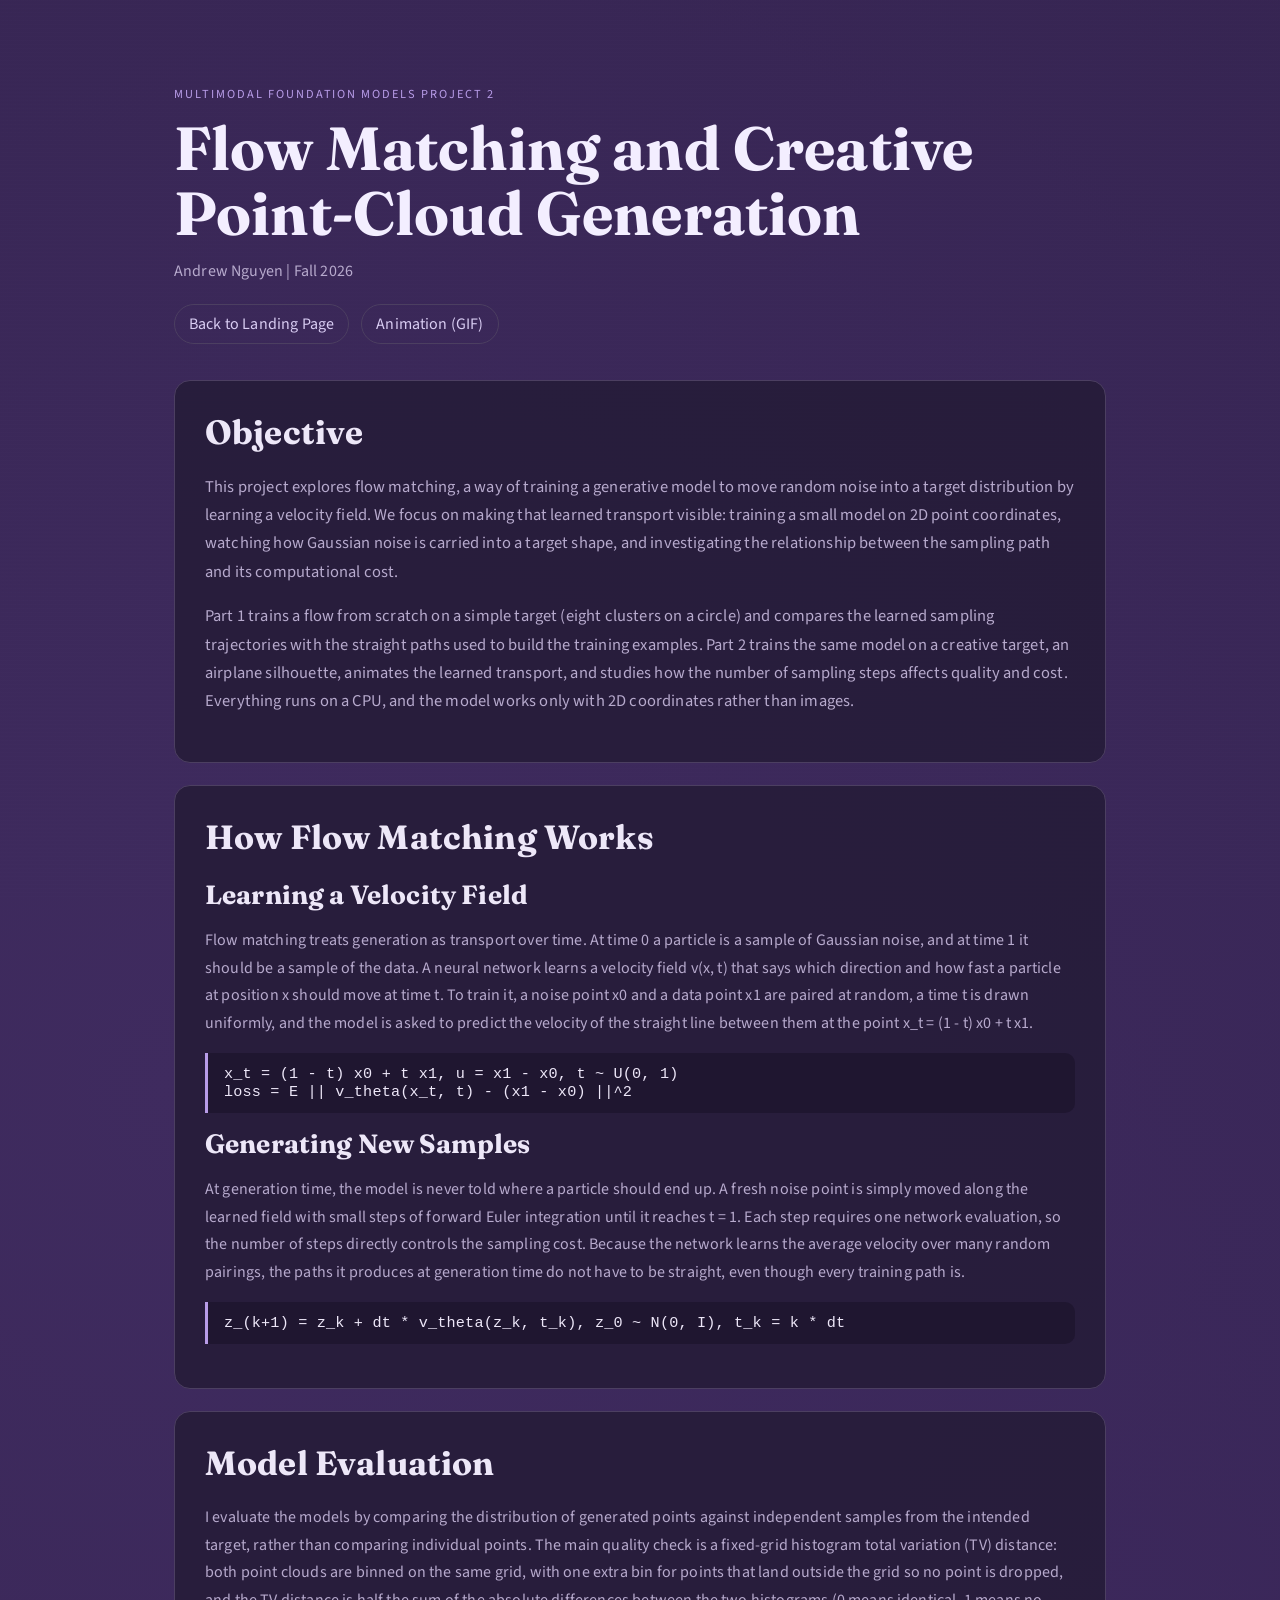
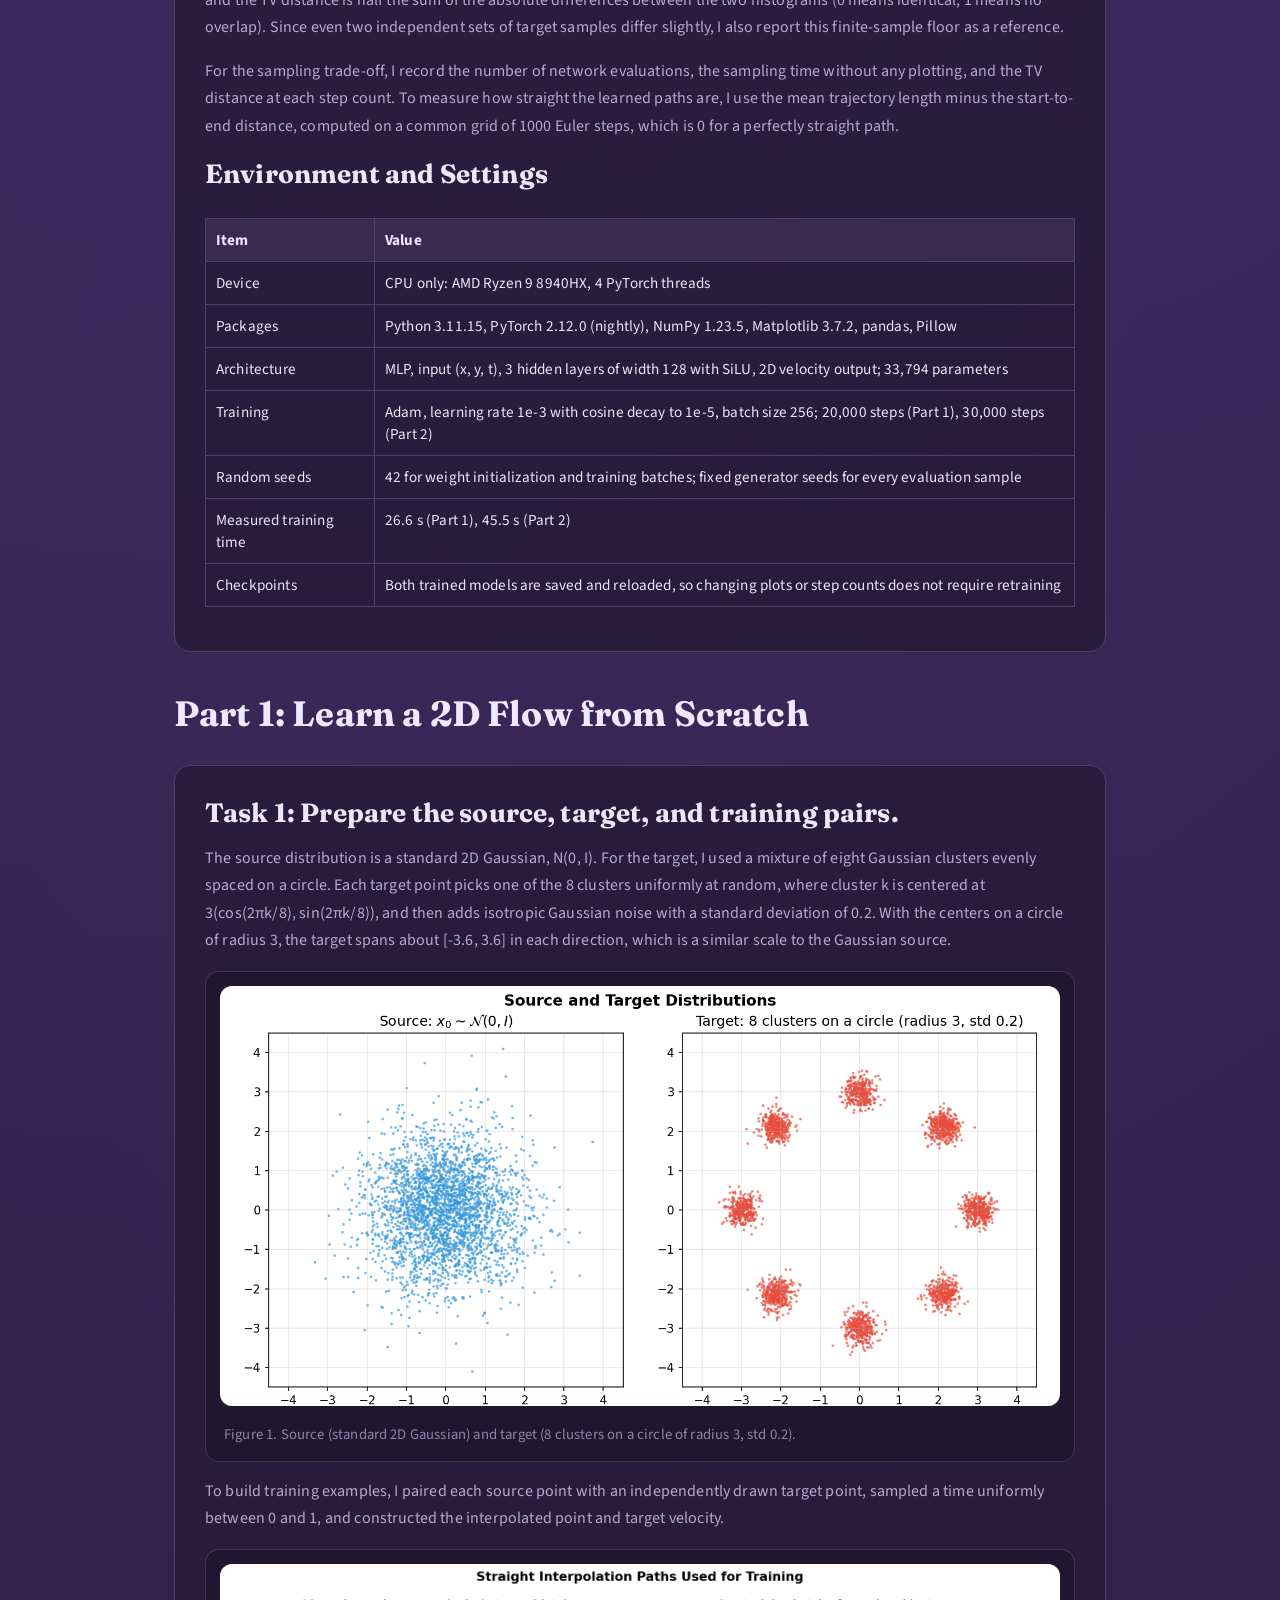
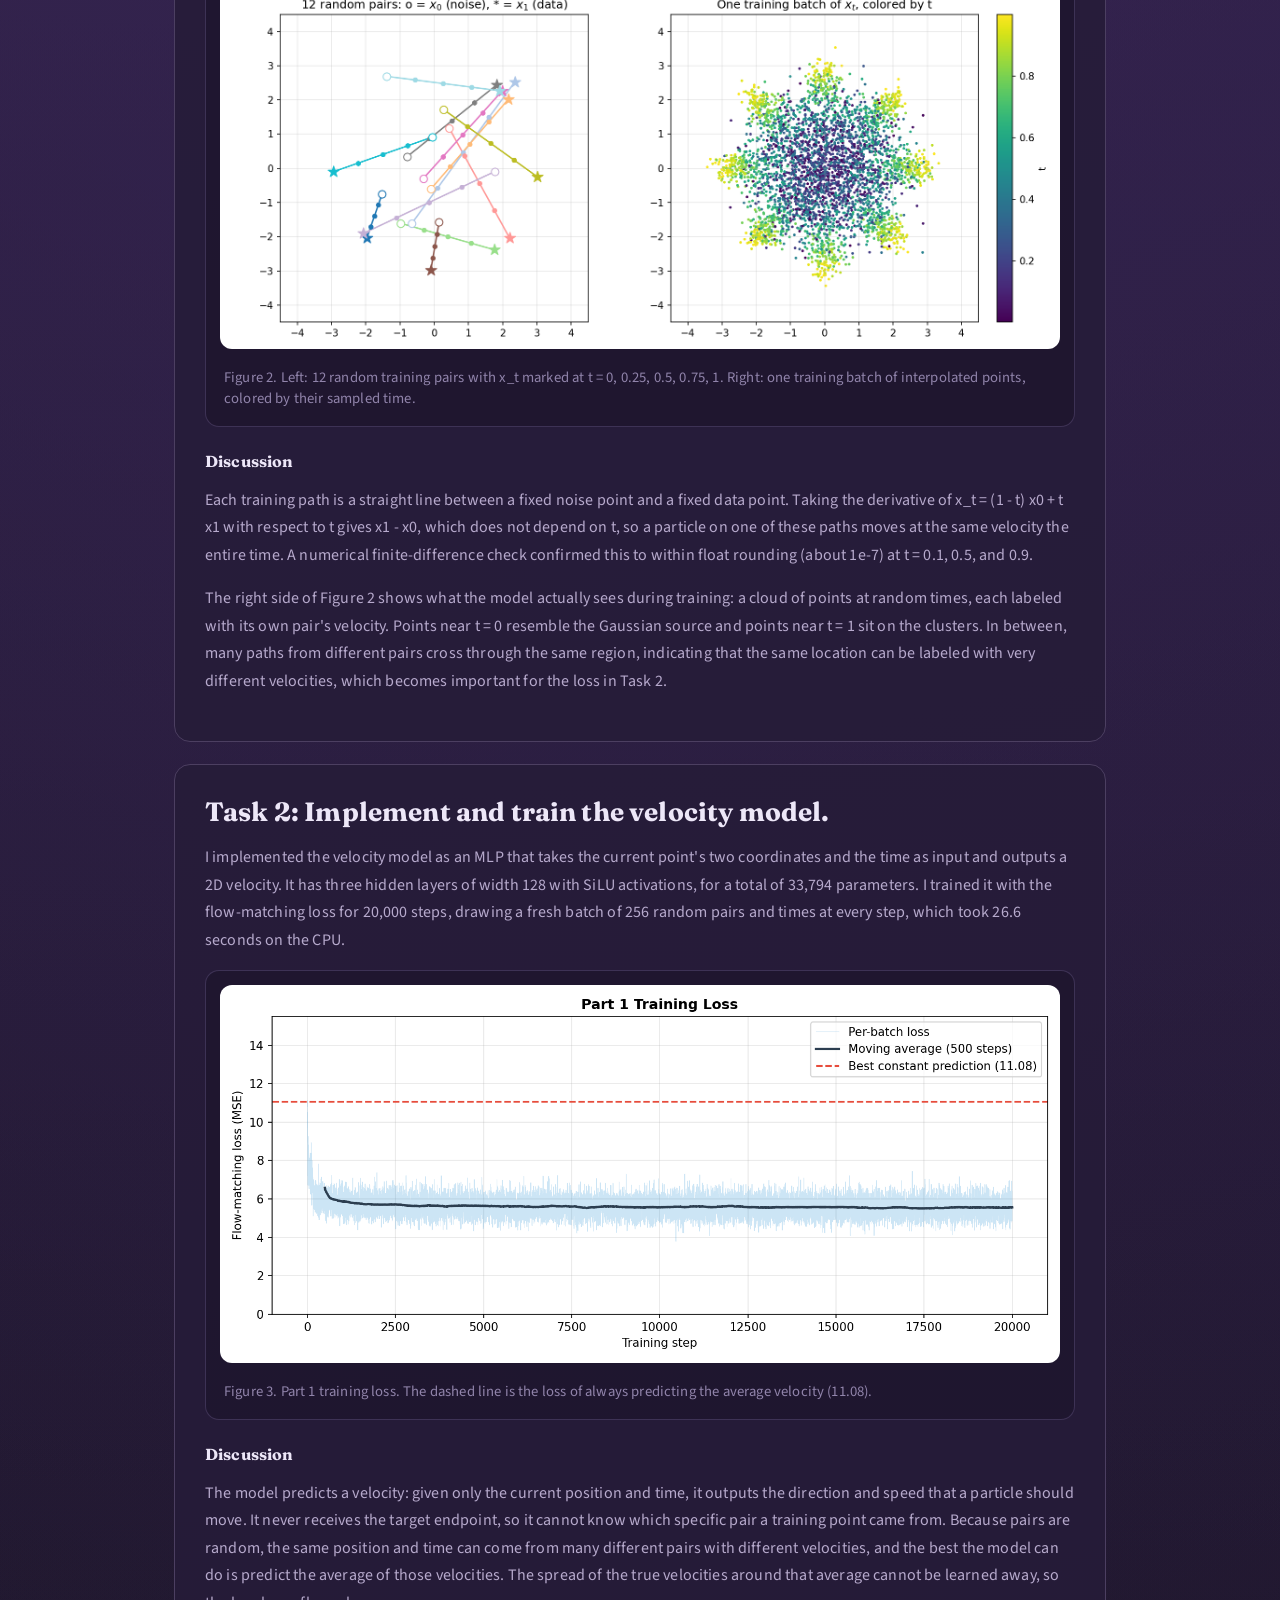
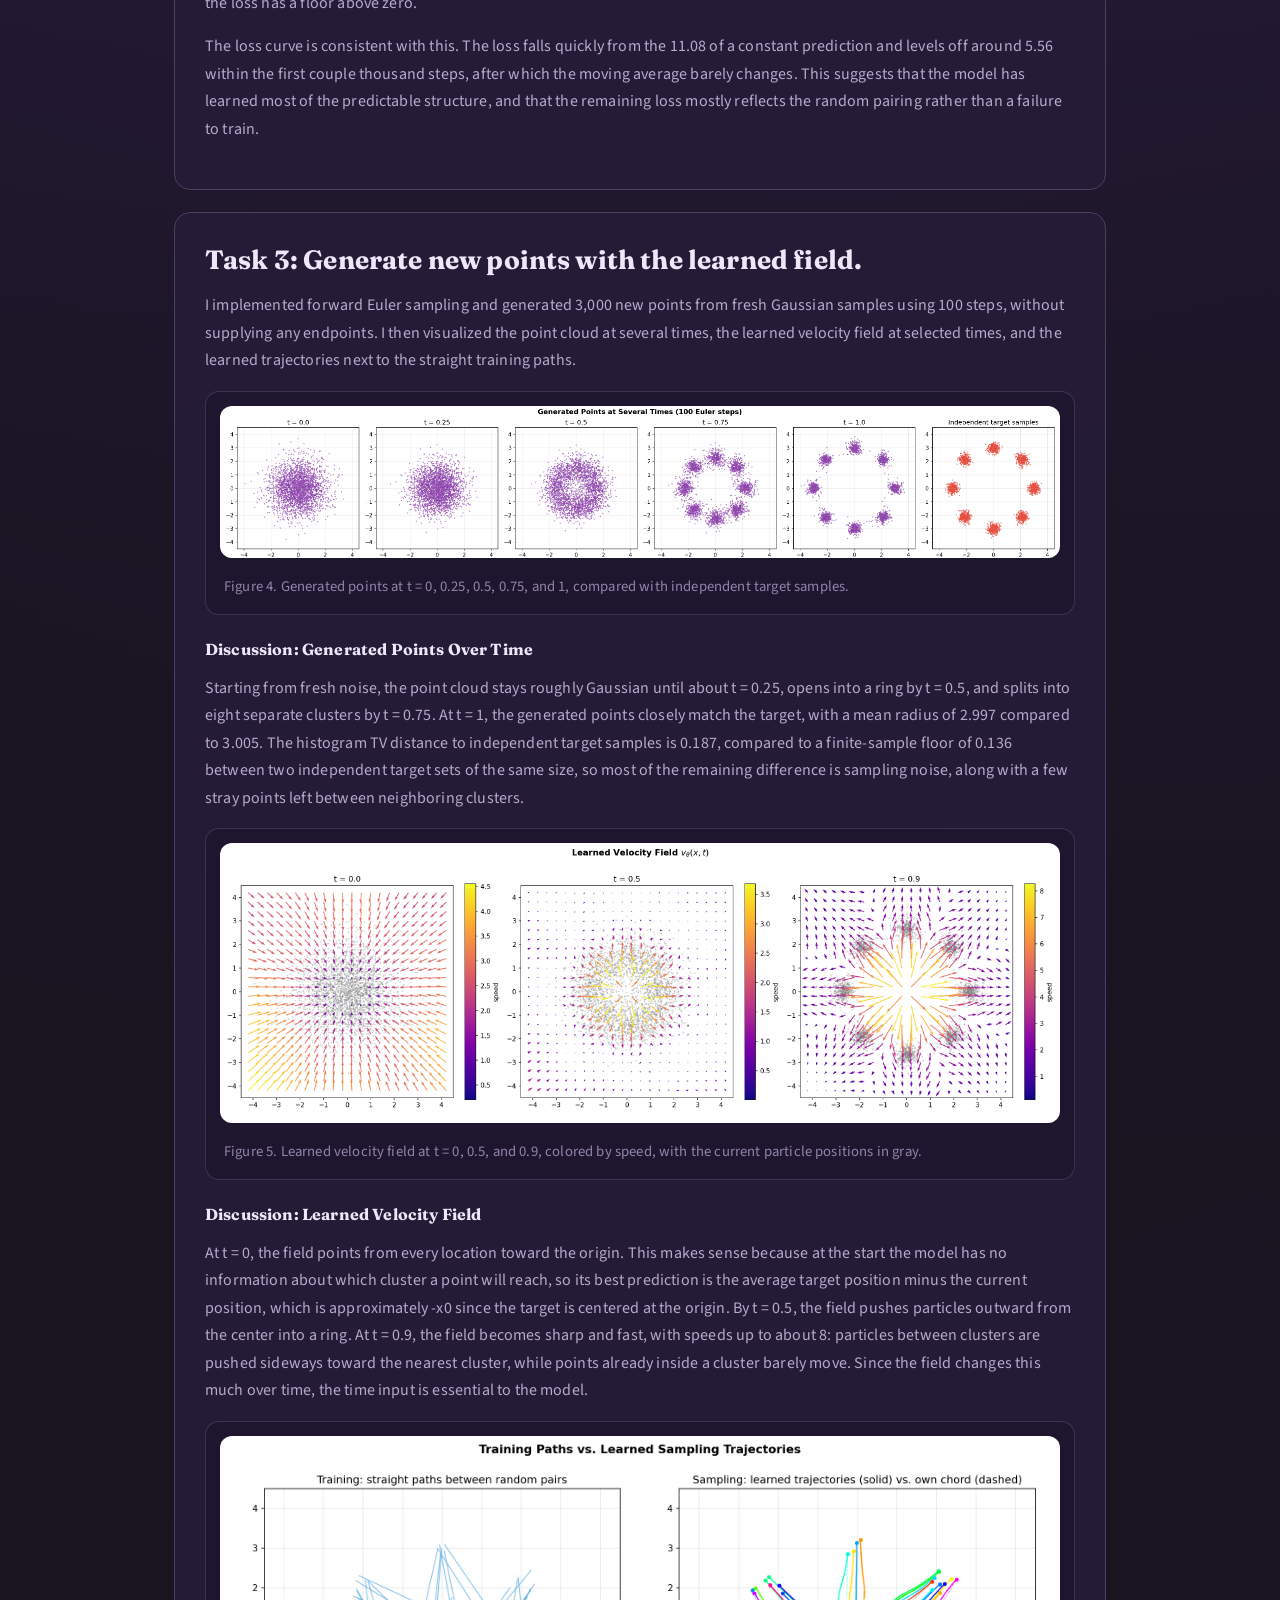
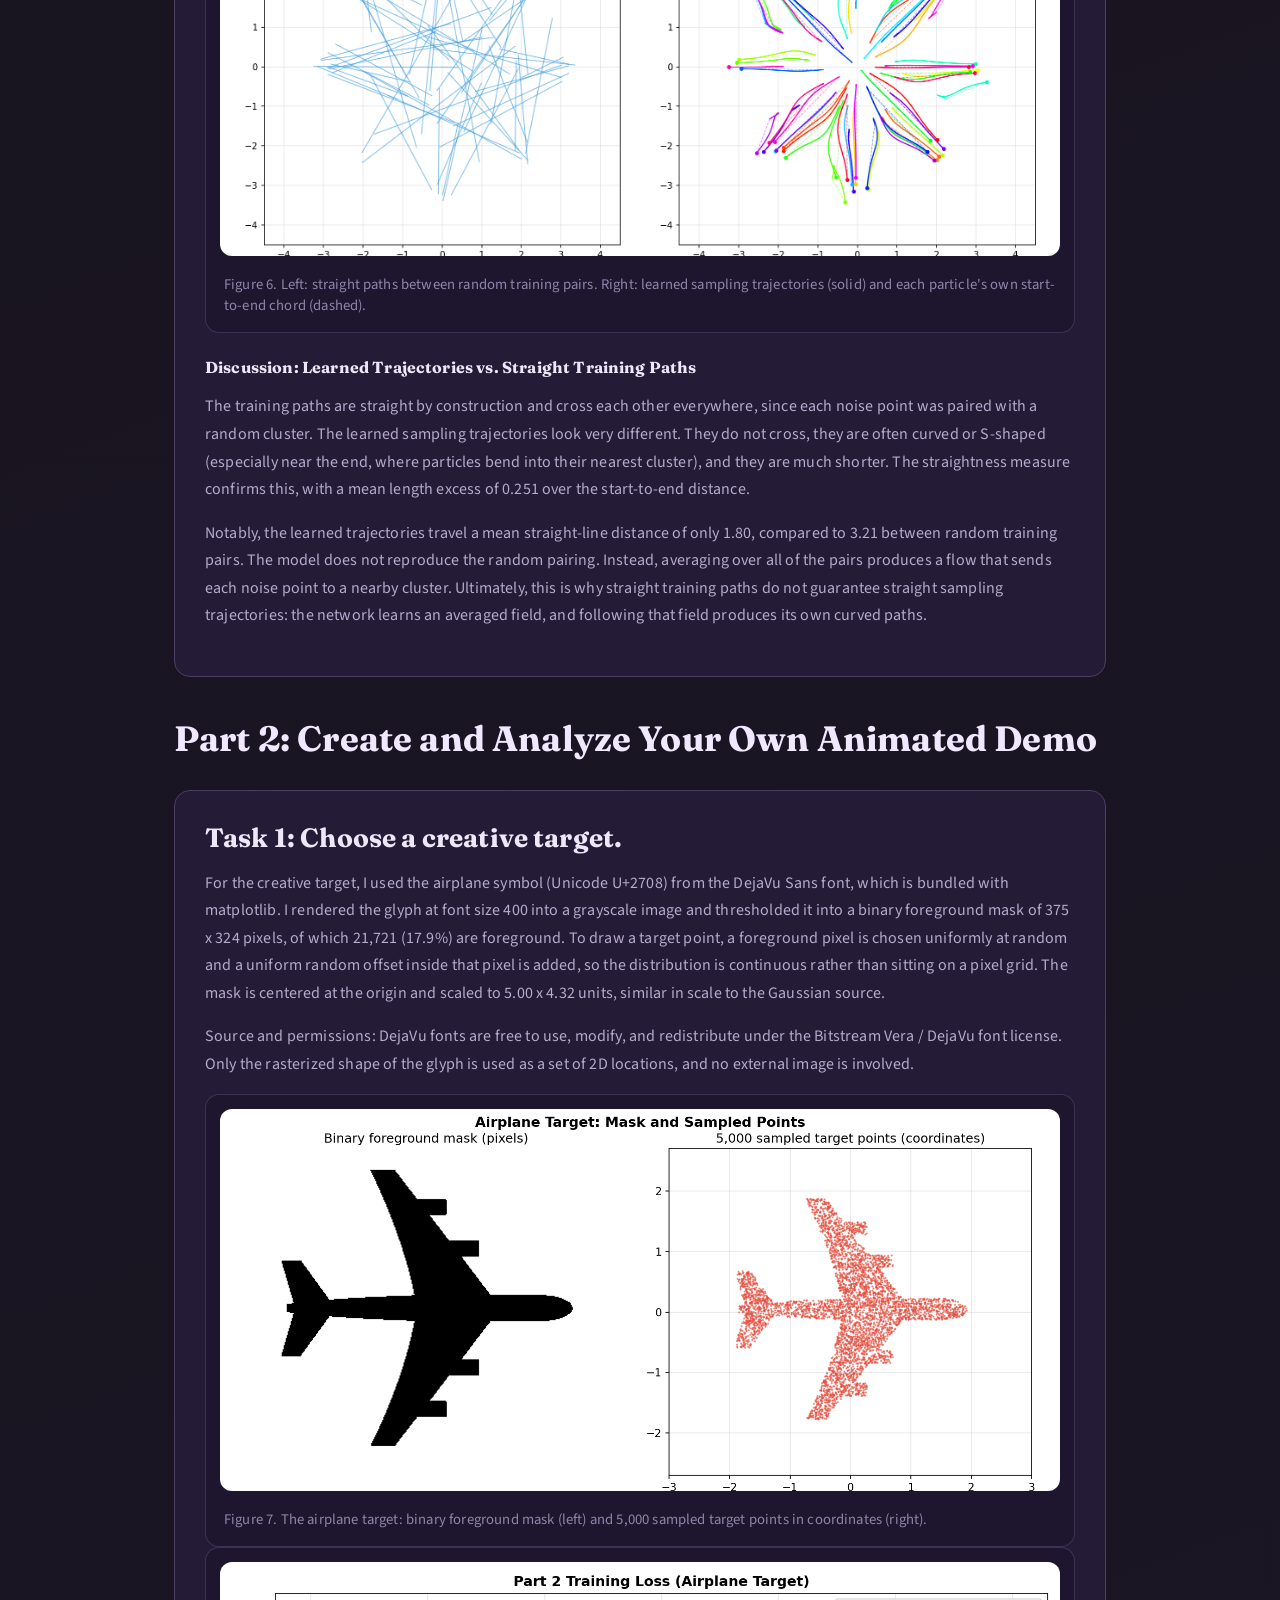
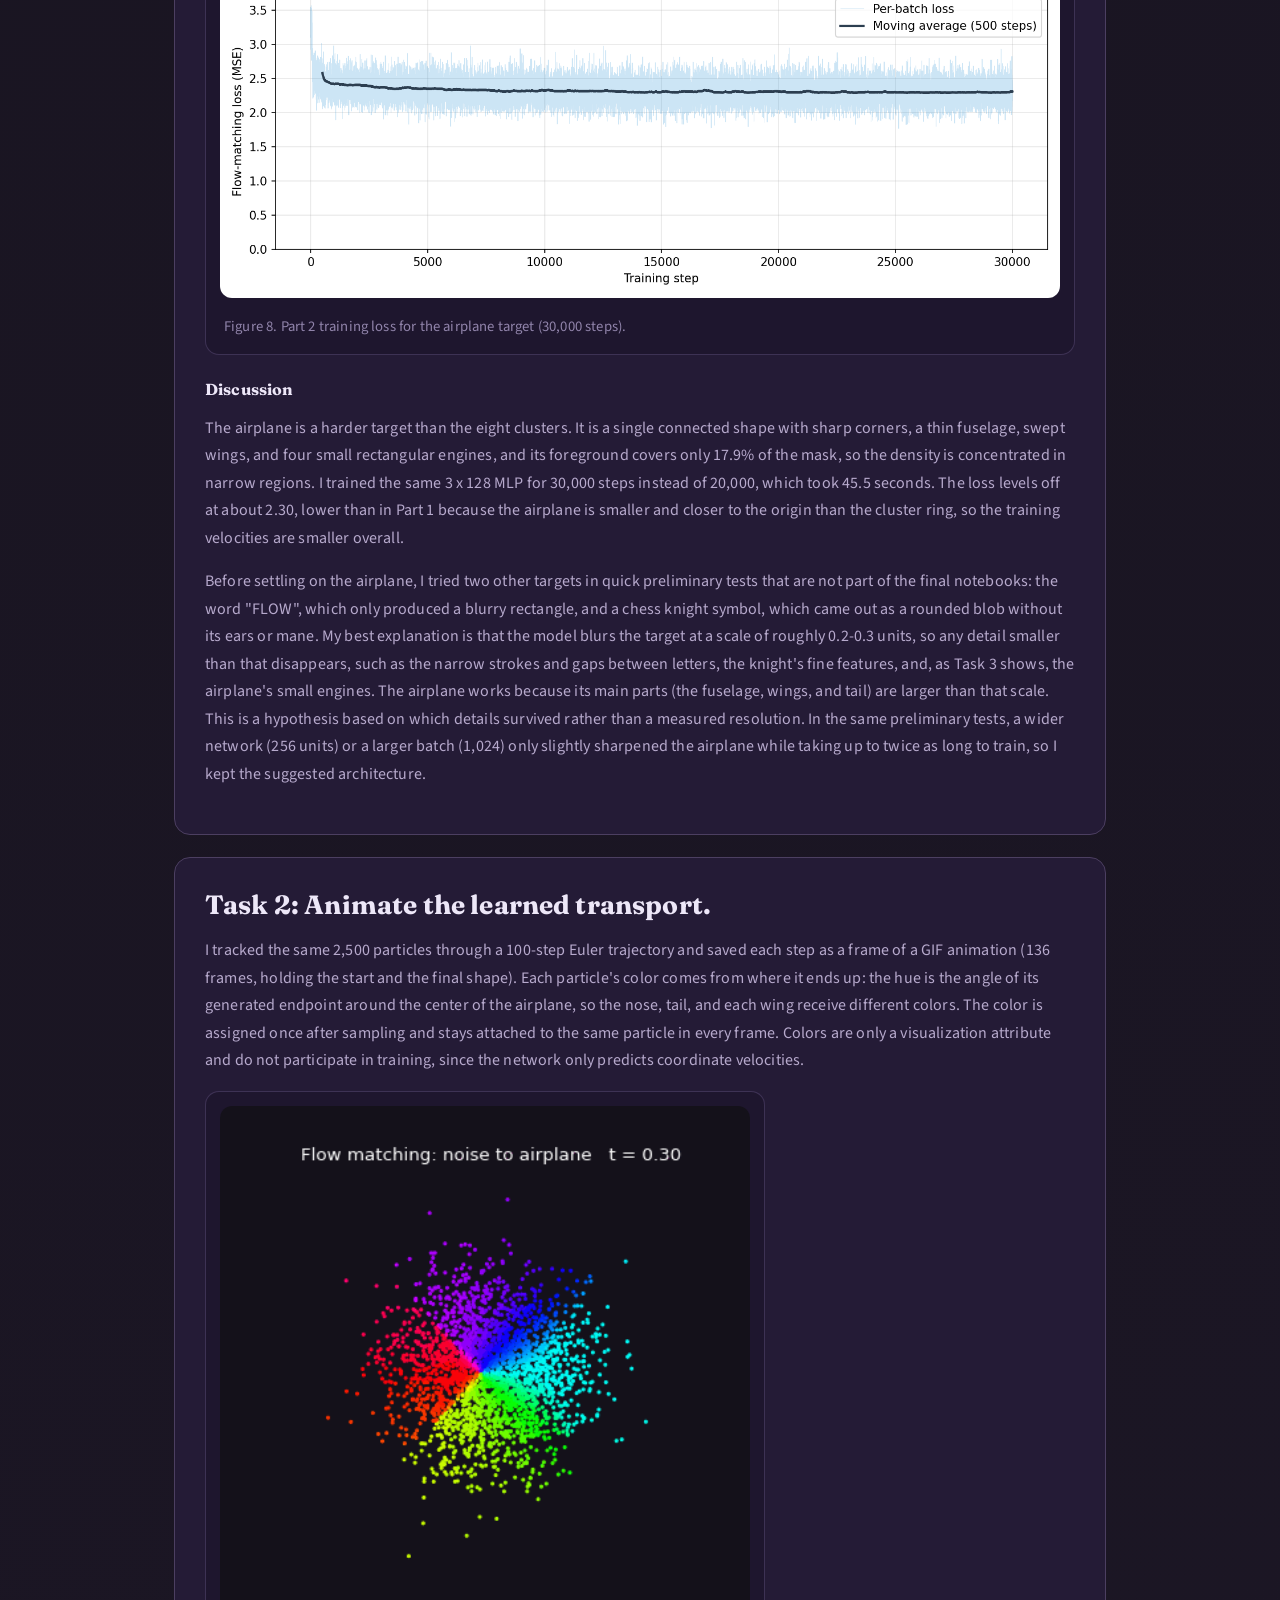
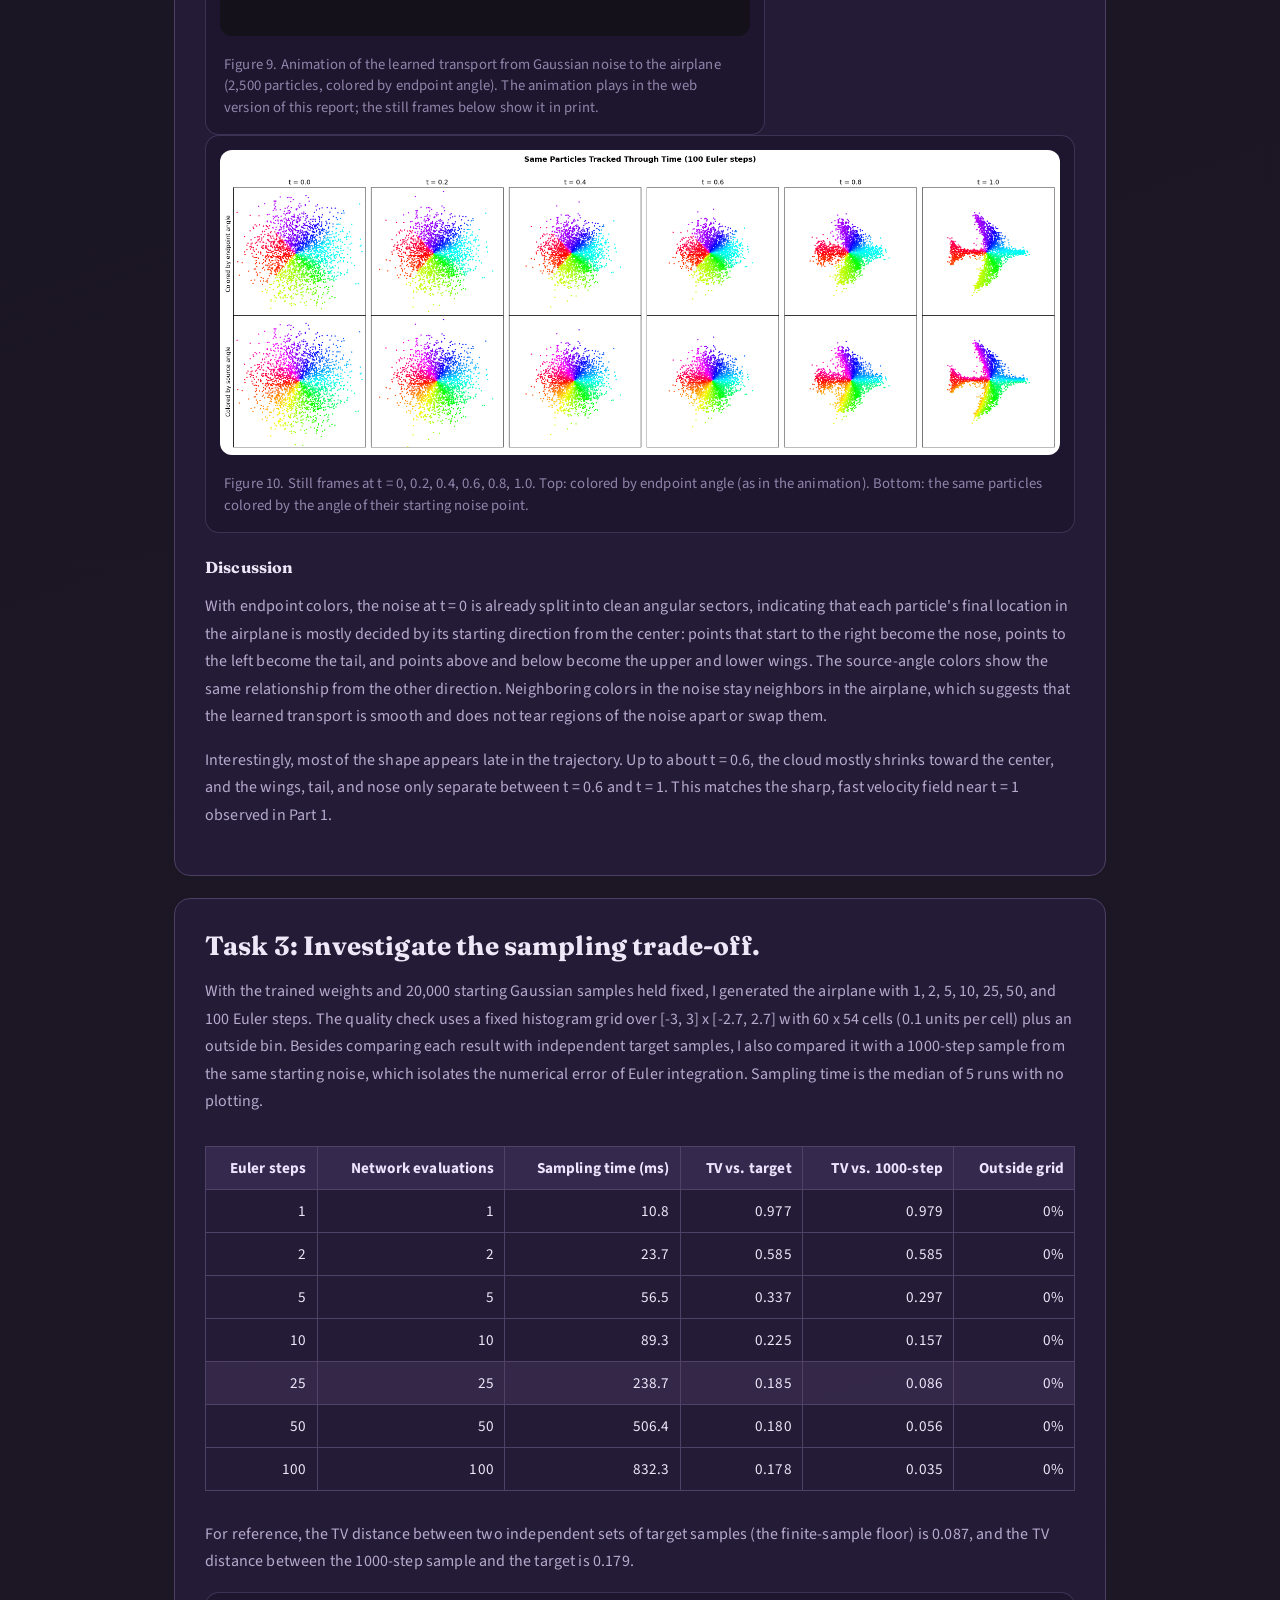
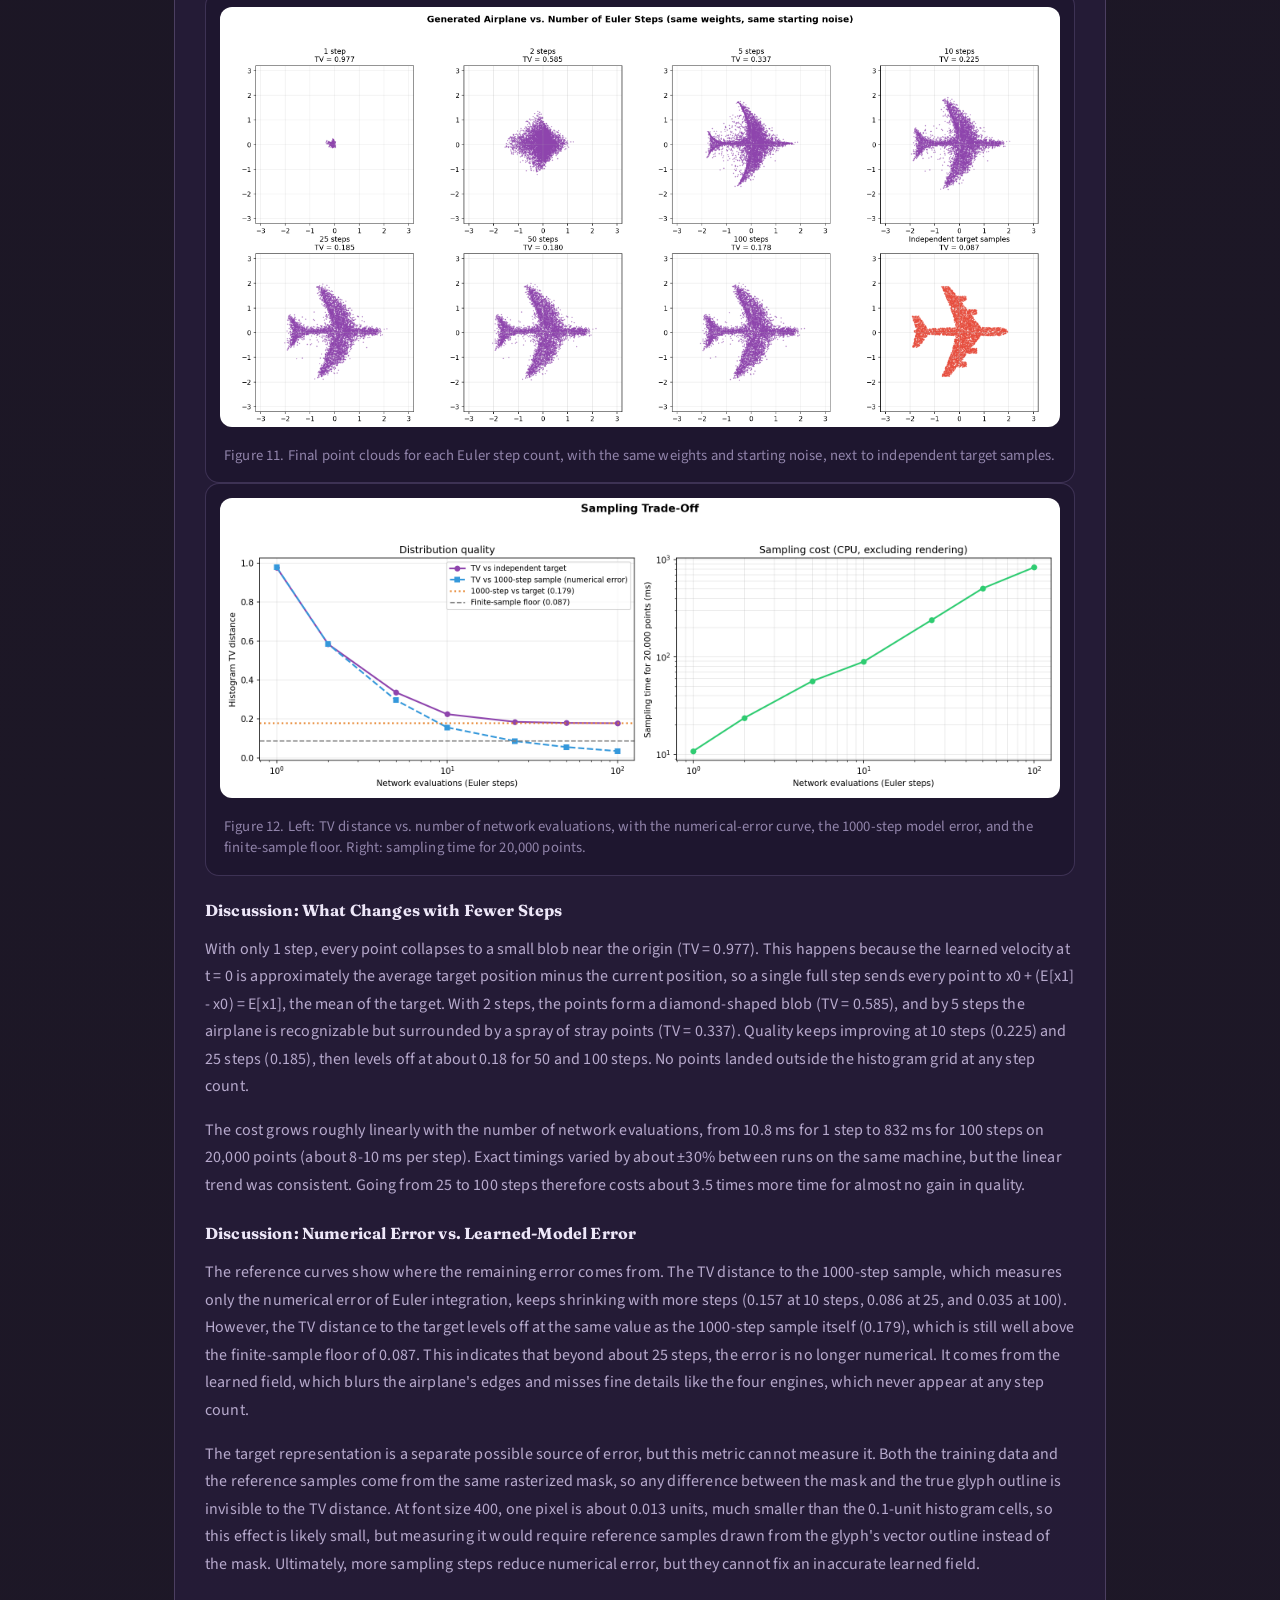
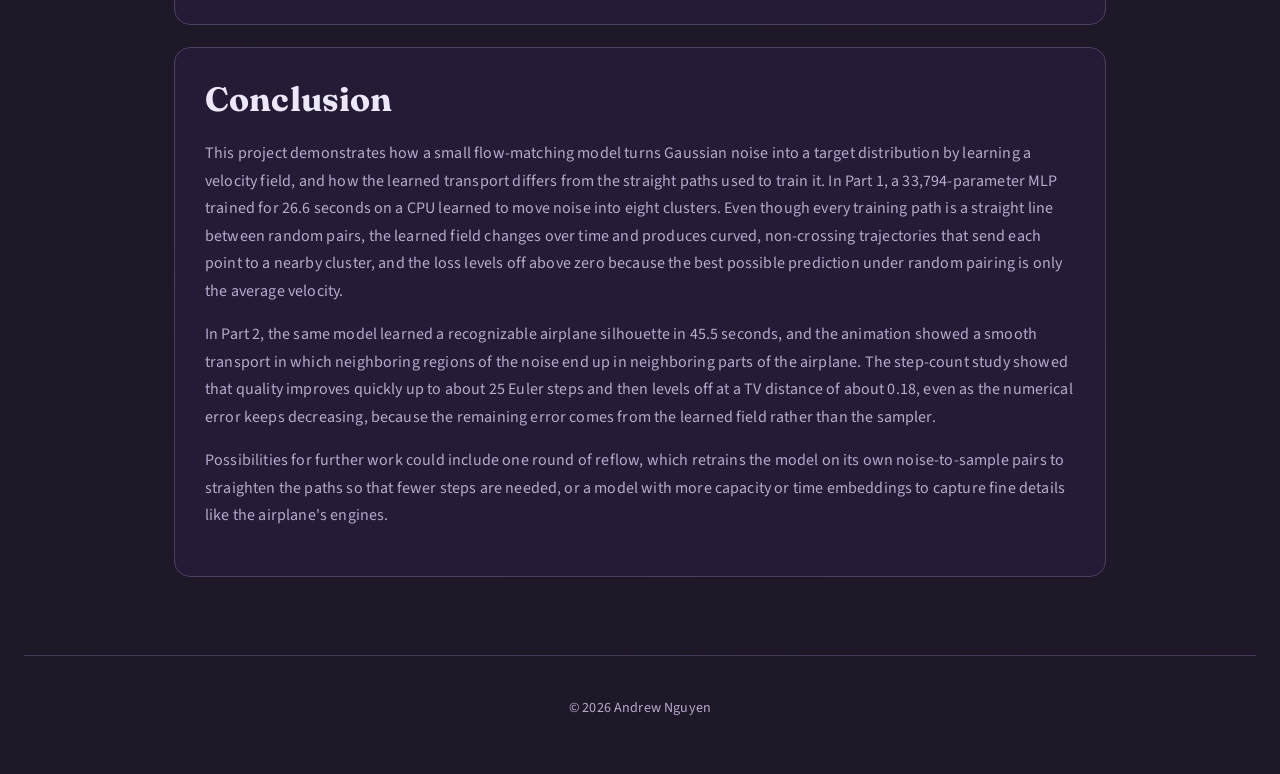
<file: project2/index.html>
<!DOCTYPE html>
<html lang="en">
<head>
<meta charset="UTF-8">
<meta name="viewport" content="width=device-width, initial-scale=1.0">
<title>Project 2 | Flow Matching and Point-Cloud Generation</title>
<link rel="preconnect" href="https://fonts.googleapis.com">
<link rel="preconnect" href="https://fonts.gstatic.com" crossorigin>
<link href="https://fonts.googleapis.com/css2?family=Fraunces:opsz,wght@9..144,500;9..144,700&family=Source+Sans+3:wght@400;500;600&display=swap" rel="stylesheet">
<link rel="stylesheet" href="project2.css">
</head>
<body>

<header class="hero">
    <p class="eyebrow">Multimodal Foundation Models Project 2</p>
    <h1>Flow Matching and Creative Point-Cloud Generation</h1>
    <p class="subtitle">Andrew Nguyen | Fall 2026</p>
    <div class="hero-links">
        <a href="../index.html">Back to Landing Page</a>
        <a href="images/p2_airplane_flow.gif" target="_blank" rel="noopener noreferrer">Animation (GIF)</a>
    </div>
</header>

<main class="container">
    <section class="card lead-card">
        <h2>Objective</h2>
        <p>
            This project explores flow matching, a way of training a generative model to move random noise into a target
            distribution by learning a velocity field. We focus on making that learned transport visible: training a small
            model on 2D point coordinates, watching how Gaussian noise is carried into a target shape, and investigating the
            relationship between the sampling path and its computational cost.
        </p>
        <p>
            Part 1 trains a flow from scratch on a simple target (eight clusters on a circle) and compares the learned sampling
            trajectories with the straight paths used to build the training examples. Part 2 trains the same model on a creative
            target, an airplane silhouette, animates the learned transport, and studies how the number of sampling steps affects
            quality and cost. Everything runs on a CPU, and the model works only with 2D coordinates rather than images.
        </p>
    </section>

    <section class="card">
        <h2>How Flow Matching Works</h2>

        <h3>Learning a Velocity Field</h3>
        <p>
            Flow matching treats generation as transport over time. At time 0 a particle is a sample of Gaussian noise, and at
            time 1 it should be a sample of the data. A neural network learns a velocity field v(x, t) that says which direction
            and how fast a particle at position x should move at time t. To train it, a noise point x0 and a data point x1 are
            paired at random, a time t is drawn uniformly, and the model is asked to predict the velocity of the straight line
            between them at the point x_t = (1 - t) x0 + t x1.
        </p>
        <div class="equation">
            x_t = (1 - t) x0 + t x1,      u = x1 - x0,      t ~ U(0, 1)<br>
            loss = E || v_theta(x_t, t) - (x1 - x0) ||^2
        </div>

        <h3>Generating New Samples</h3>
        <p>
            At generation time, the model is never told where a particle should end up. A fresh noise point is simply moved along
            the learned field with small steps of forward Euler integration until it reaches t = 1. Each step requires one network
            evaluation, so the number of steps directly controls the sampling cost. Because the network learns the average velocity
            over many random pairings, the paths it produces at generation time do not have to be straight, even though every
            training path is.
        </p>
        <div class="equation">
            z_(k+1) = z_k + dt * v_theta(z_k, t_k),      z_0 ~ N(0, I),      t_k = k * dt
        </div>
    </section>

    <section class="card">
        <h2>Model Evaluation</h2>
        <p>
            I evaluate the models by comparing the distribution of generated points against independent samples from the intended
            target, rather than comparing individual points. The main quality check is a fixed-grid histogram total variation (TV)
            distance: both point clouds are binned on the same grid, with one extra bin for points that land outside the grid so no
            point is dropped, and the TV distance is half the sum of the absolute differences between the two histograms (0 means
            identical, 1 means no overlap). Since even two independent sets of target samples differ slightly, I also report this
            finite-sample floor as a reference.
        </p>
        <p>
            For the sampling trade-off, I record the number of network evaluations, the sampling time without any plotting, and the
            TV distance at each step count. To measure how straight the learned paths are, I use the mean trajectory length minus the
            start-to-end distance, computed on a common grid of 1000 Euler steps, which is 0 for a perfectly straight path.
        </p>

        <h3>Environment and Settings</h3>
        <div class="table-scroll">
        <table>
            <thead>
                <tr><th>Item</th><th>Value</th></tr>
            </thead>
            <tbody>
                <tr><td>Device</td><td>CPU only: AMD Ryzen 9 8940HX, 4 PyTorch threads</td></tr>
                <tr><td>Packages</td><td>Python 3.11.15, PyTorch 2.12.0 (nightly), NumPy 1.23.5, Matplotlib 3.7.2, pandas, Pillow</td></tr>
                <tr><td>Architecture</td><td>MLP, input (x, y, t), 3 hidden layers of width 128 with SiLU, 2D velocity output; 33,794 parameters</td></tr>
                <tr><td>Training</td><td>Adam, learning rate 1e-3 with cosine decay to 1e-5, batch size 256; 20,000 steps (Part 1), 30,000 steps (Part 2)</td></tr>
                <tr><td>Random seeds</td><td>42 for weight initialization and training batches; fixed generator seeds for every evaluation sample</td></tr>
                <tr><td>Measured training time</td><td>26.6 s (Part 1), 45.5 s (Part 2)</td></tr>
                <tr><td>Checkpoints</td><td>Both trained models are saved and reloaded, so changing plots or step counts does not require retraining</td></tr>
            </tbody>
        </table>
        </div>
    </section>

    <section class="section-title">
        <h2>Part 1: Learn a 2D Flow from Scratch</h2>
    </section>

    <section class="card">
        <h3>Task 1: Prepare the source, target, and training pairs.</h3>
        <p>
            The source distribution is a standard 2D Gaussian, N(0, I). For the target, I used a mixture of eight Gaussian clusters
            evenly spaced on a circle. Each target point picks one of the 8 clusters uniformly at random, where cluster k is centered
            at 3(cos(2&pi;k/8), sin(2&pi;k/8)), and then adds isotropic Gaussian noise with a standard deviation of 0.2. With the
            centers on a circle of radius 3, the target spans about [-3.6, 3.6] in each direction, which is a similar scale to the
            Gaussian source.
        </p>
        <figure>
            <img src="images/p1_source_target.png" alt="Left: a round cloud of Gaussian source points. Right: eight small clusters arranged on a circle">
            <figcaption>Figure 1. Source (standard 2D Gaussian) and target (8 clusters on a circle of radius 3, std 0.2).</figcaption>
        </figure>
        <p>
            To build training examples, I paired each source point with an independently drawn target point, sampled a time
            uniformly between 0 and 1, and constructed the interpolated point and target velocity.
        </p>
        <figure>
            <img src="images/p1_interpolation_paths.png" alt="Left: twelve straight lines from noise points to cluster points. Right: a training batch of interpolated points colored by time">
            <figcaption>Figure 2. Left: 12 random training pairs with x_t marked at t = 0, 0.25, 0.5, 0.75, 1. Right: one training batch of interpolated points, colored by their sampled time.</figcaption>
        </figure>

        <h4>Discussion</h4>
        <p>
            Each training path is a straight line between a fixed noise point and a fixed data point. Taking the derivative of
            x_t = (1 - t) x0 + t x1 with respect to t gives x1 - x0, which does not depend on t, so a particle on one of these paths
            moves at the same velocity the entire time. A numerical finite-difference check confirmed this to within float rounding
            (about 1e-7) at t = 0.1, 0.5, and 0.9.
        </p>
        <p>
            The right side of Figure 2 shows what the model actually sees during training: a cloud of points at random times, each
            labeled with its own pair's velocity. Points near t = 0 resemble the Gaussian source and points near t = 1 sit on the
            clusters. In between, many paths from different pairs cross through the same region, indicating that the same location
            can be labeled with very different velocities, which becomes important for the loss in Task 2.
        </p>
    </section>

    <section class="card">
        <h3>Task 2: Implement and train the velocity model.</h3>
        <p>
            I implemented the velocity model as an MLP that takes the current point's two coordinates and the time as input and
            outputs a 2D velocity. It has three hidden layers of width 128 with SiLU activations, for a total of 33,794 parameters.
            I trained it with the flow-matching loss for 20,000 steps, drawing a fresh batch of 256 random pairs and times at every
            step, which took 26.6 seconds on the CPU.
        </p>
        <figure>
            <img src="images/p1_training_loss.png" alt="Training loss dropping quickly from about 11 and leveling off around 5.6">
            <figcaption>Figure 3. Part 1 training loss. The dashed line is the loss of always predicting the average velocity (11.08).</figcaption>
        </figure>

        <h4>Discussion</h4>
        <p>
            The model predicts a velocity: given only the current position and time, it outputs the direction and speed that a
            particle should move. It never receives the target endpoint, so it cannot know which specific pair a training point came
            from. Because pairs are random, the same position and time can come from many different pairs with different velocities,
            and the best the model can do is predict the average of those velocities. The spread of the true velocities around that
            average cannot be learned away, so the loss has a floor above zero.
        </p>
        <p>
            The loss curve is consistent with this. The loss falls quickly from the 11.08 of a constant prediction and levels off
            around 5.56 within the first couple thousand steps, after which the moving average barely changes. This suggests that the
            model has learned most of the predictable structure, and that the remaining loss mostly reflects the random pairing rather
            than a failure to train.
        </p>
    </section>

    <section class="card">
        <h3>Task 3: Generate new points with the learned field.</h3>
        <p>
            I implemented forward Euler sampling and generated 3,000 new points from fresh Gaussian samples using 100 steps,
            without supplying any endpoints. I then visualized the point cloud at several times, the learned velocity field at
            selected times, and the learned trajectories next to the straight training paths.
        </p>
        <figure>
            <img src="images/p1_generation_snapshots.png" alt="Point cloud starting as a Gaussian, becoming a ring, then splitting into eight clusters that match the target">
            <figcaption>Figure 4. Generated points at t = 0, 0.25, 0.5, 0.75, and 1, compared with independent target samples.</figcaption>
        </figure>

        <h4>Discussion: Generated Points Over Time</h4>
        <p>
            Starting from fresh noise, the point cloud stays roughly Gaussian until about t = 0.25, opens into a ring by t = 0.5, and
            splits into eight separate clusters by t = 0.75. At t = 1, the generated points closely match the target, with a mean
            radius of 2.997 compared to 3.005. The histogram TV distance to independent target samples is 0.187, compared to a
            finite-sample floor of 0.136 between two independent target sets of the same size, so most of the remaining difference
            is sampling noise, along with a few stray points left between neighboring clusters.
        </p>

        <figure>
            <img src="images/p1_velocity_field.png" alt="Velocity field arrows at three times: pointing inward at t = 0, outward at t = 0.5, and sharply toward the eight clusters at t = 0.9">
            <figcaption>Figure 5. Learned velocity field at t = 0, 0.5, and 0.9, colored by speed, with the current particle positions in gray.</figcaption>
        </figure>

        <h4>Discussion: Learned Velocity Field</h4>
        <p>
            At t = 0, the field points from every location toward the origin. This makes sense because at the start the model has no
            information about which cluster a point will reach, so its best prediction is the average target position minus the
            current position, which is approximately -x0 since the target is centered at the origin. By t = 0.5, the field pushes
            particles outward from the center into a ring. At t = 0.9, the field becomes sharp and fast, with speeds up to about 8:
            particles between clusters are pushed sideways toward the nearest cluster, while points already inside a cluster barely
            move. Since the field changes this much over time, the time input is essential to the model.
        </p>

        <figure>
            <img src="images/p1_trajectories_vs_paths.png" alt="Left: crossing straight training lines. Right: short curved learned trajectories that move outward to the nearest cluster without crossing">
            <figcaption>Figure 6. Left: straight paths between random training pairs. Right: learned sampling trajectories (solid) and each particle's own start-to-end chord (dashed).</figcaption>
        </figure>

        <h4>Discussion: Learned Trajectories vs. Straight Training Paths</h4>
        <p>
            The training paths are straight by construction and cross each other everywhere, since each noise point was paired with a
            random cluster. The learned sampling trajectories look very different. They do not cross, they are often curved or
            S-shaped (especially near the end, where particles bend into their nearest cluster), and they are much shorter. The
            straightness measure confirms this, with a mean length excess of 0.251 over the start-to-end distance.
        </p>
        <p>
            Notably, the learned trajectories travel a mean straight-line distance of only 1.80, compared to 3.21 between random
            training pairs. The model does not reproduce the random pairing. Instead, averaging over all of the pairs produces a flow
            that sends each noise point to a nearby cluster. Ultimately, this is why straight training paths do not guarantee straight
            sampling trajectories: the network learns an averaged field, and following that field produces its own curved paths.
        </p>
    </section>

    <section class="section-title">
        <h2>Part 2: Create and Analyze Your Own Animated Demo</h2>
    </section>

    <section class="card">
        <h3>Task 1: Choose a creative target.</h3>
        <p>
            For the creative target, I used the airplane symbol (Unicode U+2708) from the DejaVu Sans font, which is bundled with
            matplotlib. I rendered the glyph at font size 400 into a grayscale image and thresholded it into a binary foreground mask
            of 375 x 324 pixels, of which 21,721 (17.9%) are foreground. To draw a target point, a foreground pixel is chosen uniformly
            at random and a uniform random offset inside that pixel is added, so the distribution is continuous rather than sitting on
            a pixel grid. The mask is centered at the origin and scaled to 5.00 x 4.32 units, similar in scale to the Gaussian source.
        </p>
        <p>
            Source and permissions: DejaVu fonts are free to use, modify, and redistribute under the Bitstream Vera / DejaVu font
            license. Only the rasterized shape of the glyph is used as a set of 2D locations, and no external image is involved.
        </p>
        <figure>
            <img src="images/p2_target.png" alt="Left: black airplane silhouette mask. Right: red points sampled uniformly inside the airplane shape">
            <figcaption>Figure 7. The airplane target: binary foreground mask (left) and 5,000 sampled target points in coordinates (right).</figcaption>
        </figure>
        <figure>
            <img src="images/p2_training_loss.png" alt="Training loss for the airplane leveling off around 2.3">
            <figcaption>Figure 8. Part 2 training loss for the airplane target (30,000 steps).</figcaption>
        </figure>

        <h4>Discussion</h4>
        <p>
            The airplane is a harder target than the eight clusters. It is a single connected shape with sharp corners, a thin
            fuselage, swept wings, and four small rectangular engines, and its foreground covers only 17.9% of the mask, so the
            density is concentrated in narrow regions. I trained the same 3 x 128 MLP for 30,000 steps instead of 20,000, which took
            45.5 seconds. The loss levels off at about 2.30, lower than in Part 1 because the airplane is smaller and closer to the
            origin than the cluster ring, so the training velocities are smaller overall.
        </p>
        <p>
            Before settling on the airplane, I tried two other targets in quick preliminary tests that are not part of the final
            notebooks: the word "FLOW", which only produced a blurry rectangle, and a chess knight symbol, which came out as a rounded
            blob without its ears or mane. My best explanation is that the model blurs the target at a scale of roughly 0.2-0.3 units,
            so any detail smaller than that disappears, such as the narrow strokes and gaps between letters, the knight's fine
            features, and, as Task 3 shows, the airplane's small engines. The airplane works because its main parts (the fuselage,
            wings, and tail) are larger than that scale. This is a hypothesis based on which details survived rather than a measured
            resolution. In the same preliminary tests, a wider network (256 units) or a larger batch (1,024) only slightly sharpened the airplane while taking
            up to twice as long to train, so I kept the suggested architecture.
        </p>
    </section>

    <section class="card">
        <h3>Task 2: Animate the learned transport.</h3>
        <p>
            I tracked the same 2,500 particles through a 100-step Euler trajectory and saved each step as a frame of a GIF animation
            (136 frames, holding the start and the final shape). Each particle's color comes from where it ends up: the hue is the
            angle of its generated endpoint around the center of the airplane, so the nose, tail, and each wing receive different
            colors. The color is assigned once after sampling and stays attached to the same particle in every frame. Colors are only
            a visualization attribute and do not participate in training, since the network only predicts coordinate velocities.
        </p>
        <figure class="narrow">
            <img src="images/p2_airplane_flow.gif" alt="Animation of colored particles moving from a round cloud of noise into an airplane shape">
            <figcaption>Figure 9. Animation of the learned transport from Gaussian noise to the airplane (2,500 particles, colored by endpoint angle). The animation plays in the web version of this report; the still frames below show it in print.</figcaption>
        </figure>
        <figure>
            <img src="images/p2_still_frames.png" alt="Two rows of six frames showing particles moving from noise into the airplane, colored by endpoint angle and by source angle">
            <figcaption>Figure 10. Still frames at t = 0, 0.2, 0.4, 0.6, 0.8, 1.0. Top: colored by endpoint angle (as in the animation). Bottom: the same particles colored by the angle of their starting noise point.</figcaption>
        </figure>

        <h4>Discussion</h4>
        <p>
            With endpoint colors, the noise at t = 0 is already split into clean angular sectors, indicating that each particle's final
            location in the airplane is mostly decided by its starting direction from the center: points that start to the right
            become the nose, points to the left become the tail, and points above and below become the upper and lower wings. The
            source-angle colors show the same relationship from the other direction. Neighboring colors in the noise stay neighbors in
            the airplane, which suggests that the learned transport is smooth and does not tear regions of the noise apart or swap them.
        </p>
        <p>
            Interestingly, most of the shape appears late in the trajectory. Up to about t = 0.6, the cloud mostly shrinks toward the
            center, and the wings, tail, and nose only separate between t = 0.6 and t = 1. This matches the sharp, fast velocity field
            near t = 1 observed in Part 1.
        </p>
    </section>

    <section class="card">
        <h3>Task 3: Investigate the sampling trade-off.</h3>
        <p>
            With the trained weights and 20,000 starting Gaussian samples held fixed, I generated the airplane with 1, 2, 5, 10, 25, 50,
            and 100 Euler steps. The quality check uses a fixed histogram grid over [-3, 3] x [-2.7, 2.7] with 60 x 54 cells (0.1 units
            per cell) plus an outside bin. Besides comparing each result with independent target samples, I also compared it with a
            1000-step sample from the same starting noise, which isolates the numerical error of Euler integration. Sampling time is
            the median of 5 runs with no plotting.
        </p>
        <div class="table-scroll">
        <table>
            <thead>
                <tr><th class="num">Euler steps</th><th class="num">Network evaluations</th><th class="num">Sampling time (ms)</th><th class="num">TV vs. target</th><th class="num">TV vs. 1000-step</th><th class="num">Outside grid</th></tr>
            </thead>
            <tbody>
                <tr><td class="num">1</td><td class="num">1</td><td class="num">10.8</td><td class="num">0.977</td><td class="num">0.979</td><td class="num">0%</td></tr>
                <tr><td class="num">2</td><td class="num">2</td><td class="num">23.7</td><td class="num">0.585</td><td class="num">0.585</td><td class="num">0%</td></tr>
                <tr><td class="num">5</td><td class="num">5</td><td class="num">56.5</td><td class="num">0.337</td><td class="num">0.297</td><td class="num">0%</td></tr>
                <tr><td class="num">10</td><td class="num">10</td><td class="num">89.3</td><td class="num">0.225</td><td class="num">0.157</td><td class="num">0%</td></tr>
                <tr class="highlight"><td class="num">25</td><td class="num">25</td><td class="num">238.7</td><td class="num">0.185</td><td class="num">0.086</td><td class="num">0%</td></tr>
                <tr><td class="num">50</td><td class="num">50</td><td class="num">506.4</td><td class="num">0.180</td><td class="num">0.056</td><td class="num">0%</td></tr>
                <tr><td class="num">100</td><td class="num">100</td><td class="num">832.3</td><td class="num">0.178</td><td class="num">0.035</td><td class="num">0%</td></tr>
            </tbody>
        </table>
        </div>
        <p>
            For reference, the TV distance between two independent sets of target samples (the finite-sample floor) is 0.087, and the
            TV distance between the 1000-step sample and the target is 0.179.
        </p>
        <figure>
            <img src="images/p2_step_clouds.png" alt="Eight panels: 1 step collapses to a dot, 2 steps form a blob, 5 steps show a rough airplane, and 10 or more steps show a clear but blurry airplane next to the sharp target">
            <figcaption>Figure 11. Final point clouds for each Euler step count, with the same weights and starting noise, next to independent target samples.</figcaption>
        </figure>
        <figure>
            <img src="images/p2_step_tradeoff.png" alt="Left: TV distance falling with more steps and leveling off around 0.18 while numerical error keeps falling. Right: sampling time increasing roughly linearly with steps">
            <figcaption>Figure 12. Left: TV distance vs. number of network evaluations, with the numerical-error curve, the 1000-step model error, and the finite-sample floor. Right: sampling time for 20,000 points.</figcaption>
        </figure>

        <h4>Discussion: What Changes with Fewer Steps</h4>
        <p>
            With only 1 step, every point collapses to a small blob near the origin (TV = 0.977). This happens because the learned
            velocity at t = 0 is approximately the average target position minus the current position, so a single full step sends
            every point to x0 + (E[x1] - x0) = E[x1], the mean of the target. With 2 steps, the points form a diamond-shaped blob
            (TV = 0.585), and by 5 steps the airplane is recognizable but surrounded by a spray of stray points (TV = 0.337). Quality
            keeps improving at 10 steps (0.225) and 25 steps (0.185), then levels off at about 0.18 for 50 and 100 steps. No points
            landed outside the histogram grid at any step count.
        </p>
        <p>
            The cost grows roughly linearly with the number of network evaluations, from 10.8 ms for 1 step to 832 ms for 100 steps
            on 20,000 points (about 8-10 ms per step). Exact timings varied by about &plusmn;30% between runs on the same machine, but the
            linear trend was consistent. Going from 25 to 100 steps therefore costs about 3.5 times more time for almost no gain in quality.
        </p>

        <h4>Discussion: Numerical Error vs. Learned-Model Error</h4>
        <p>
            The reference curves show where the remaining error comes from. The TV distance to the 1000-step sample, which measures only
            the numerical error of Euler integration, keeps shrinking with more steps (0.157 at 10 steps, 0.086 at 25, and 0.035 at 100).
            However, the TV distance to the target levels off at the same value as the 1000-step sample itself (0.179), which is still
            well above the finite-sample floor of 0.087. This indicates that beyond about 25 steps, the error is no longer numerical. It
            comes from the learned field, which blurs the airplane's edges and misses fine details like the four engines, which never
            appear at any step count.
        </p>
        <p>
            The target representation is a separate possible source of error, but this metric cannot measure it. Both the training
            data and the reference samples come from the same rasterized mask, so any difference between the mask and the true glyph
            outline is invisible to the TV distance. At font size 400, one pixel is about 0.013 units, much smaller than the 0.1-unit
            histogram cells, so this effect is likely small, but measuring it would require reference samples drawn from the glyph's
            vector outline instead of the mask. Ultimately, more sampling steps reduce numerical error, but they cannot fix an
            inaccurate learned field.
        </p>
    </section>

    <section class="card">
        <h2>Conclusion</h2>
        <p>
            This project demonstrates how a small flow-matching model turns Gaussian noise into a target distribution by learning a
            velocity field, and how the learned transport differs from the straight paths used to train it. In Part 1, a 33,794-parameter
            MLP trained for 26.6 seconds on a CPU learned to move noise into eight clusters. Even though every training path is a straight
            line between random pairs, the learned field changes over time and produces curved, non-crossing trajectories that send each
            point to a nearby cluster, and the loss levels off above zero because the best possible prediction under random pairing is
            only the average velocity.
        </p>
        <p>
            In Part 2, the same model learned a recognizable airplane silhouette in 45.5 seconds, and the animation showed a smooth
            transport in which neighboring regions of the noise end up in neighboring parts of the airplane. The step-count study showed
            that quality improves quickly up to about 25 Euler steps and then levels off at a TV distance of about 0.18, even as the
            numerical error keeps decreasing, because the remaining error comes from the learned field rather than the sampler.
        </p>
        <p>
            Possibilities for further work could include one round of reflow, which retrains the model on its own noise-to-sample pairs
            to straighten the paths so that fewer steps are needed, or a model with more capacity or time embeddings to capture fine
            details like the airplane's engines.
        </p>
    </section>
</main>

<footer class="site-footer">
    <p>&copy; 2026 Andrew Nguyen</p>
</footer>

</body>
</html>
</file>
<file: style.css>
:root {
    --bg-dark: #14111a;
    --bg-mid: #1e1828;
    --panel: #241c31;
    --panel-hover: #2b2140;
    --line: #4c3f61;
    --text-main: #ede7f8;
    --text-soft: #b7aacd;
    --text-muted: #9184ab;
    --accent: #d9cdf3;
    --accent-strong: #b89ce8;
}

* {
    box-sizing: border-box;
}

body {
    margin: 0;
    min-height: 100vh;
    font-family: "Source Sans 3", "Trebuchet MS", sans-serif;
    color: var(--text-main);
    background:
        radial-gradient(circle at 15% 8%, #3f2b5f 0%, rgba(63, 43, 95, 0) 32%),
        radial-gradient(circle at 85% 12%, #311f4f 0%, rgba(49, 31, 79, 0) 35%),
        linear-gradient(160deg, var(--bg-dark) 0%, var(--bg-mid) 100%);
    letter-spacing: 0.01em;
}

body::before {
    content: "";
    position: fixed;
    inset: 0;
    pointer-events: none;
    background-image: linear-gradient(rgba(255, 255, 255, 0.035) 1px, transparent 1px);
    background-size: 100% 4px;
    opacity: 0.25;
}

.hero {
    max-width: 900px;
    margin: 0 auto;
    padding: 88px 24px 34px;
    animation: rise-in 0.8s ease-out both;
}

.eyebrow {
    margin: 0 0 12px;
    font-size: 0.75rem;
    text-transform: uppercase;
    letter-spacing: 0.16em;
    color: var(--accent-strong);
}

.hero h1 {
    margin: 0;
    font-family: "Fraunces", Georgia, serif;
    font-size: clamp(2.1rem, 7vw, 4rem);
    font-weight: 700;
    line-height: 1.05;
    color: #f2ecff;
}

.subtitle {
    margin: 14px 0 0;
    color: var(--text-soft);
    font-size: 1rem;
}

.blog-container {
    max-width: 900px;
    margin: 0 auto;
    padding: 8px 24px 64px;
    display: grid;
    gap: 18px;
}

.post-card {
    display: block;
    text-decoration: none;
    color: inherit;
    border: 1px solid var(--line);
    border-radius: 16px;
    background: rgba(36, 28, 49, 0.82);
    backdrop-filter: blur(3px);
    padding: 24px;
    transition: transform 220ms ease, border-color 220ms ease, background 220ms ease;
    animation: rise-in 0.65s ease-out both;
    animation-delay: var(--delay, 0s);
}

.post-card:hover,
.post-card:focus-visible {
    transform: translateY(-4px);
    border-color: var(--accent-strong);
    background: rgba(43, 33, 64, 0.95);
}

.tag {
    margin: 0 0 10px;
    color: var(--accent-strong);
    font-size: 0.77rem;
    text-transform: uppercase;
    letter-spacing: 0.12em;
}

.post-card h2 {
    margin: 0;
    font-family: "Fraunces", Georgia, serif;
    font-size: clamp(1.35rem, 3vw, 2rem);
    line-height: 1.16;
    color: #f3efff;
}

.post-card p {
    margin: 14px 0 0;
    color: var(--text-soft);
    line-height: 1.6;
    font-size: 1rem;
}

.card-footer {
    margin-top: 18px;
    display: flex;
    justify-content: space-between;
    align-items: center;
    gap: 12px;
}

.date {
    font-size: 0.84rem;
    color: var(--text-muted);
}

.read-more {
    font-size: 0.84rem;
    font-weight: 600;
    color: var(--accent);
}

.site-footer {
    border-top: 1px solid rgba(136, 117, 171, 0.35);
    margin: 4px 24px 0;
    padding: 26px 0 40px;
    text-align: center;
    color: var(--text-muted);
    font-size: 0.88rem;
}

@keyframes rise-in {
    from {
        opacity: 0;
        transform: translateY(20px);
    }
    to {
        opacity: 1;
        transform: translateY(0);
    }
}

@media (max-width: 700px) {
    .hero {
        padding: 64px 18px 26px;
    }

    .blog-container {
        padding: 6px 18px 46px;
    }

    .post-card {
        padding: 20px;
    }

    .card-footer {
        flex-direction: column;
        align-items: flex-start;
    }

    .site-footer {
        margin: 0 18px;
        padding-bottom: 28px;
    }
}
</file>
<file: project1/project1.css>
:root {
    --bg-dark: #14111a;
    --bg-mid: #1e1828;
    --line: #4c3f61;
    --text-main: #ede7f8;
    --text-soft: #b7aacd;
    --text-muted: #9184ab;
    --accent: #d9cdf3;
    --accent-strong: #b89ce8;
}

* {
    box-sizing: border-box;
}

body {
    margin: 0;
    min-height: 100vh;
    font-family: "Source Sans 3", "Trebuchet MS", sans-serif;
    color: var(--text-main);
    background:
        radial-gradient(circle at 14% 8%, #3f2b5f 0%, rgba(63, 43, 95, 0) 34%),
        radial-gradient(circle at 86% 12%, #311f4f 0%, rgba(49, 31, 79, 0) 36%),
        linear-gradient(160deg, var(--bg-dark) 0%, var(--bg-mid) 100%);
    letter-spacing: 0.01em;
}

body::before {
    content: "";
    position: fixed;
    inset: 0;
    pointer-events: none;
    background-image: linear-gradient(rgba(255, 255, 255, 0.03) 1px, transparent 1px);
    background-size: 100% 4px;
    opacity: 0.24;
}

.hero {
    max-width: 980px;
    margin: 0 auto;
    padding: 84px 24px 28px;
    animation: rise-in 0.8s ease-out both;
}

.eyebrow {
    margin: 0;
    font-size: 0.77rem;
    text-transform: uppercase;
    letter-spacing: 0.16em;
    color: var(--accent-strong);
}

h1,
h2,
h3,
h4,
h5 {
    font-family: "Fraunces", Georgia, serif;
}

.hero h1 {
    margin: 12px 0 0;
    font-size: clamp(2.1rem, 5.6vw, 3.8rem);
    line-height: 1.06;
    color: #f3eeff;
}

.subtitle {
    margin: 12px 0 0;
    color: var(--text-soft);
    font-size: 1rem;
}

.hero-links {
    margin-top: 18px;
    display: flex;
    gap: 12px;
    flex-wrap: wrap;
}

.hero-links a {
    color: var(--accent);
    text-decoration: none;
    border: 1px solid var(--line);
    border-radius: 999px;
    padding: 8px 14px;
    transition: border-color 180ms ease, background 180ms ease;
}

.hero-links a:hover,
.hero-links a:focus-visible {
    border-color: var(--accent-strong);
    background: rgba(185, 156, 233, 0.14);
}

.container {
    max-width: 980px;
    margin: 0 auto;
    padding: 8px 24px 74px;
    display: grid;
    gap: 22px;
}

.card {
    border: 1px solid var(--line);
    border-radius: 16px;
    background: rgba(38, 28, 57, 0.9);
    padding: 30px;
    animation: rise-in 0.62s ease-out both;
}

.lead-card p {
    font-size: 1.03rem;
}

.card h2,
.card h3,
.card h4 {
    margin-top: 0;
}

.card h2 {
    font-size: clamp(1.45rem, 3vw, 2.1rem);
    margin-bottom: 20px;
}

.card h3 {
    font-size: clamp(1.22rem, 2.5vw, 1.65rem);
    margin-bottom: 14px;
}

.card h4 {
    margin-top: 24px;
    margin-bottom: 10px;
}

p,
li {
    color: var(--text-soft);
    line-height: 1.72;
}

.section-title {
    margin-top: 10px;
}

.section-title h2 {
    margin: 8px 0;
    font-size: clamp(1.55rem, 3.3vw, 2.2rem);
    color: #f0e8ff;
}

table {
    width: 100%;
    border-collapse: collapse;
    overflow: hidden;
    margin: 14px 0;
}



th,
td {
    border: 1px solid #504167;
    padding: 10px;
    text-align: left;
    vertical-align: top;
    font-size: 0.95rem;
}

th {
    background: rgba(88, 70, 120, 0.34);
    color: #efe4ff;
}

.figure-grid {
    margin-top: 22px;
    display: grid;
    gap: 24px;
    grid-template-columns: 1fr;
}

.figure-grid.two-col {
    grid-template-columns: 1fr;
}

.figure-grid.attention-stack {
    grid-template-columns: 1fr;
    margin-bottom: 6px;
}

.figure-grid.avg-attention {
    grid-template-columns: 1fr;
    max-width: 50%;
    margin-bottom: 20px;
}

figure.full-width {
    width: 100%;
}

figure.half-width {
    width: 100%;
}

.curve-grid-4x4 {
    margin-top: 12px;
    display: grid;
    gap: 12px;
    grid-template-columns: repeat(2, minmax(0, 1fr));
}

.curve-grid-4x4 figure figcaption {
    margin-top: 8px;
    text-align: center;
}

.note-box {
    margin: 14px 0;
    padding: 12px 14px;
    border: 1px solid #675682;
    border-radius: 10px;
    background: rgba(28, 20, 44, 0.75);
}

.note-box p {
    margin: 0 0 6px;
}

.pair-list {
    margin: 0;
    padding-left: 20px;
}

.pair-list li {
    line-height: 1.5;
}

figure {
    margin: 0;
    padding: 14px;
    border: 1px solid rgba(122, 105, 154, 0.35);
    border-radius: 14px;
    background: rgba(30, 22, 46, 0.75);
    max-width: 920px;
    justify-self: center;
}

.img-placeholder {
    width: 100%;
    min-height: 200px;
    border-radius: 12px;
    border: 1px dashed #7a699a;
    background: rgba(25, 18, 40, 0.82);
    color: #d1c5ec;
    display: grid;
    place-items: center;
    text-align: center;
    padding: 16px;
}

img {
    width: 100%;
    height: auto;
    border-radius: 12px;
}

figcaption {
    margin: 12px 4px 2px;
    color: var(--text-muted);
    font-size: 0.92rem;
    line-height: 1.45;
}

.site-footer {
    border-top: 1px solid rgba(136, 117, 171, 0.35);
    margin: 4px 24px 0;
    padding: 26px 0 40px;
    text-align: center;
    color: var(--text-muted);
    font-size: 0.88rem;
}

@keyframes rise-in {
    from {
        opacity: 0;
        transform: translateY(20px);
    }

    to {
        opacity: 1;
        transform: translateY(0);
    }
}

@media (max-width: 760px) {
    .hero {
        padding: 62px 18px 24px;
    }

    .container {
        padding: 8px 18px 48px;
    }

    .card {
        padding: 20px;
    }

    th,
    td {
        font-size: 0.88rem;
        padding: 8px;
    }

    .test-data-table {
        min-width: 560px;
    }

    .figure-grid,
    .figure-grid.two-col {
        grid-template-columns: 1fr;
        gap: 18px;
    }

    .curve-grid-4x4 {
        grid-template-columns: repeat(2, minmax(0, 1fr));
    }

    .site-footer {
        margin: 0 18px;
        padding-bottom: 28px;
    }
}

@media (max-width: 480px) {
    .curve-grid-4x4 {
        grid-template-columns: 1fr;
    }
}

/* Additions for Multimodal Foundation Models reports */

code {
    font-family: "Consolas", "Courier New", monospace;
    font-size: 0.9em;
    color: #efe4ff;
    background: rgba(88, 70, 120, 0.3);
    border-radius: 5px;
    padding: 1px 5px;
}

.table-scroll {
    overflow-x: auto;
}

.table-scroll table {
    min-width: 640px;
}

td.num,
th.num {
    text-align: right;
    font-variant-numeric: tabular-nums;
}

tr.highlight td {
    background: rgba(185, 156, 233, 0.1);
}

figure.narrow {
    max-width: 560px;
}

.equation {
    margin: 14px 0;
    padding: 12px 16px;
    border-left: 3px solid var(--accent-strong);
    background: rgba(28, 20, 44, 0.75);
    border-radius: 0 10px 10px 0;
    color: var(--text-main);
    font-family: "Consolas", "Courier New", monospace;
    font-size: 0.95rem;
    overflow-x: auto;
}

/* Keep wide tables/figures from stretching the page grid on small screens */
.container {
    grid-template-columns: minmax(0, 1fr);
}

.card,
figure {
    min-width: 0;
}

.card a,
figcaption a {
    color: var(--accent-strong);
    text-decoration-color: rgba(184, 156, 232, 0.5);
    text-underline-offset: 2px;
}

.card a:hover,
.card a:focus-visible,
figcaption a:hover {
    color: var(--accent);
}

.card a {
    overflow-wrap: anywhere;
}
</file>
<file: project2/project2.css>
:root {
    --bg-dark: #14111a;
    --bg-mid: #1e1828;
    --line: #4c3f61;
    --text-main: #ede7f8;
    --text-soft: #b7aacd;
    --text-muted: #9184ab;
    --accent: #d9cdf3;
    --accent-strong: #b89ce8;
}

* {
    box-sizing: border-box;
}

body {
    margin: 0;
    min-height: 100vh;
    font-family: "Source Sans 3", "Trebuchet MS", sans-serif;
    color: var(--text-main);
    background:
        radial-gradient(circle at 14% 8%, #3f2b5f 0%, rgba(63, 43, 95, 0) 34%),
        radial-gradient(circle at 86% 12%, #311f4f 0%, rgba(49, 31, 79, 0) 36%),
        linear-gradient(160deg, var(--bg-dark) 0%, var(--bg-mid) 100%);
    letter-spacing: 0.01em;
}

body::before {
    content: "";
    position: fixed;
    inset: 0;
    pointer-events: none;
    background-image: linear-gradient(rgba(255, 255, 255, 0.03) 1px, transparent 1px);
    background-size: 100% 4px;
    opacity: 0.24;
}

.hero {
    max-width: 980px;
    margin: 0 auto;
    padding: 84px 24px 28px;
    animation: rise-in 0.8s ease-out both;
}

.eyebrow {
    margin: 0;
    font-size: 0.77rem;
    text-transform: uppercase;
    letter-spacing: 0.16em;
    color: var(--accent-strong);
}

h1,
h2,
h3,
h4,
h5 {
    font-family: "Fraunces", Georgia, serif;
}

.hero h1 {
    margin: 12px 0 0;
    font-size: clamp(2.1rem, 5.6vw, 3.8rem);
    line-height: 1.06;
    color: #f3eeff;
}

.subtitle {
    margin: 12px 0 0;
    color: var(--text-soft);
    font-size: 1rem;
}

.hero-links {
    margin-top: 18px;
    display: flex;
    gap: 12px;
    flex-wrap: wrap;
}

.hero-links a {
    color: var(--accent);
    text-decoration: none;
    border: 1px solid var(--line);
    border-radius: 999px;
    padding: 8px 14px;
    transition: border-color 180ms ease, background 180ms ease;
}

.hero-links a:hover,
.hero-links a:focus-visible {
    border-color: var(--accent-strong);
    background: rgba(185, 156, 233, 0.14);
}

.container {
    max-width: 980px;
    margin: 0 auto;
    padding: 8px 24px 74px;
    display: grid;
    gap: 22px;
}

.card {
    border: 1px solid var(--line);
    border-radius: 16px;
    background: rgba(38, 28, 57, 0.9);
    padding: 30px;
    animation: rise-in 0.62s ease-out both;
}

.lead-card p {
    font-size: 1.03rem;
}

.card h2,
.card h3,
.card h4 {
    margin-top: 0;
}

.card h2 {
    font-size: clamp(1.45rem, 3vw, 2.1rem);
    margin-bottom: 20px;
}

.card h3 {
    font-size: clamp(1.22rem, 2.5vw, 1.65rem);
    margin-bottom: 14px;
}

.card h4 {
    margin-top: 24px;
    margin-bottom: 10px;
}

p,
li {
    color: var(--text-soft);
    line-height: 1.72;
}

.section-title {
    margin-top: 10px;
}

.section-title h2 {
    margin: 8px 0;
    font-size: clamp(1.55rem, 3.3vw, 2.2rem);
    color: #f0e8ff;
}

table {
    width: 100%;
    border-collapse: collapse;
    overflow: hidden;
    margin: 14px 0;
}



th,
td {
    border: 1px solid #504167;
    padding: 10px;
    text-align: left;
    vertical-align: top;
    font-size: 0.95rem;
}

th {
    background: rgba(88, 70, 120, 0.34);
    color: #efe4ff;
}

.figure-grid {
    margin-top: 22px;
    display: grid;
    gap: 24px;
    grid-template-columns: 1fr;
}

.figure-grid.two-col {
    grid-template-columns: 1fr;
}

.figure-grid.attention-stack {
    grid-template-columns: 1fr;
    margin-bottom: 6px;
}

.figure-grid.avg-attention {
    grid-template-columns: 1fr;
    max-width: 50%;
    margin-bottom: 20px;
}

figure.full-width {
    width: 100%;
}

figure.half-width {
    width: 100%;
}

.curve-grid-4x4 {
    margin-top: 12px;
    display: grid;
    gap: 12px;
    grid-template-columns: repeat(2, minmax(0, 1fr));
}

.curve-grid-4x4 figure figcaption {
    margin-top: 8px;
    text-align: center;
}

.note-box {
    margin: 14px 0;
    padding: 12px 14px;
    border: 1px solid #675682;
    border-radius: 10px;
    background: rgba(28, 20, 44, 0.75);
}

.note-box p {
    margin: 0 0 6px;
}

.pair-list {
    margin: 0;
    padding-left: 20px;
}

.pair-list li {
    line-height: 1.5;
}

figure {
    margin: 0;
    padding: 14px;
    border: 1px solid rgba(122, 105, 154, 0.35);
    border-radius: 14px;
    background: rgba(30, 22, 46, 0.75);
    max-width: 920px;
    justify-self: center;
}

.img-placeholder {
    width: 100%;
    min-height: 200px;
    border-radius: 12px;
    border: 1px dashed #7a699a;
    background: rgba(25, 18, 40, 0.82);
    color: #d1c5ec;
    display: grid;
    place-items: center;
    text-align: center;
    padding: 16px;
}

img {
    width: 100%;
    height: auto;
    border-radius: 12px;
}

figcaption {
    margin: 12px 4px 2px;
    color: var(--text-muted);
    font-size: 0.92rem;
    line-height: 1.45;
}

.site-footer {
    border-top: 1px solid rgba(136, 117, 171, 0.35);
    margin: 4px 24px 0;
    padding: 26px 0 40px;
    text-align: center;
    color: var(--text-muted);
    font-size: 0.88rem;
}

@keyframes rise-in {
    from {
        opacity: 0;
        transform: translateY(20px);
    }

    to {
        opacity: 1;
        transform: translateY(0);
    }
}

@media (max-width: 760px) {
    .hero {
        padding: 62px 18px 24px;
    }

    .container {
        padding: 8px 18px 48px;
    }

    .card {
        padding: 20px;
    }

    th,
    td {
        font-size: 0.88rem;
        padding: 8px;
    }

    .test-data-table {
        min-width: 560px;
    }

    .figure-grid,
    .figure-grid.two-col {
        grid-template-columns: 1fr;
        gap: 18px;
    }

    .curve-grid-4x4 {
        grid-template-columns: repeat(2, minmax(0, 1fr));
    }

    .site-footer {
        margin: 0 18px;
        padding-bottom: 28px;
    }
}

@media (max-width: 480px) {
    .curve-grid-4x4 {
        grid-template-columns: 1fr;
    }
}

/* Additions for Multimodal Foundation Models reports */

code {
    font-family: "Consolas", "Courier New", monospace;
    font-size: 0.9em;
    color: #efe4ff;
    background: rgba(88, 70, 120, 0.3);
    border-radius: 5px;
    padding: 1px 5px;
}

.table-scroll {
    overflow-x: auto;
}

.table-scroll table {
    min-width: 640px;
}

td.num,
th.num {
    text-align: right;
    font-variant-numeric: tabular-nums;
}

tr.highlight td {
    background: rgba(185, 156, 233, 0.1);
}

figure.narrow {
    max-width: 560px;
}

.equation {
    margin: 14px 0;
    padding: 12px 16px;
    border-left: 3px solid var(--accent-strong);
    background: rgba(28, 20, 44, 0.75);
    border-radius: 0 10px 10px 0;
    color: var(--text-main);
    font-family: "Consolas", "Courier New", monospace;
    font-size: 0.95rem;
    overflow-x: auto;
}

/* Keep wide tables/figures from stretching the page grid on small screens */
.container {
    grid-template-columns: minmax(0, 1fr);
}

.card,
figure {
    min-width: 0;
}

.card a,
figcaption a {
    color: var(--accent-strong);
    text-decoration-color: rgba(184, 156, 232, 0.5);
    text-underline-offset: 2px;
}

.card a:hover,
.card a:focus-visible,
figcaption a:hover {
    color: var(--accent);
}

.card a {
    overflow-wrap: anywhere;
}
</file>
